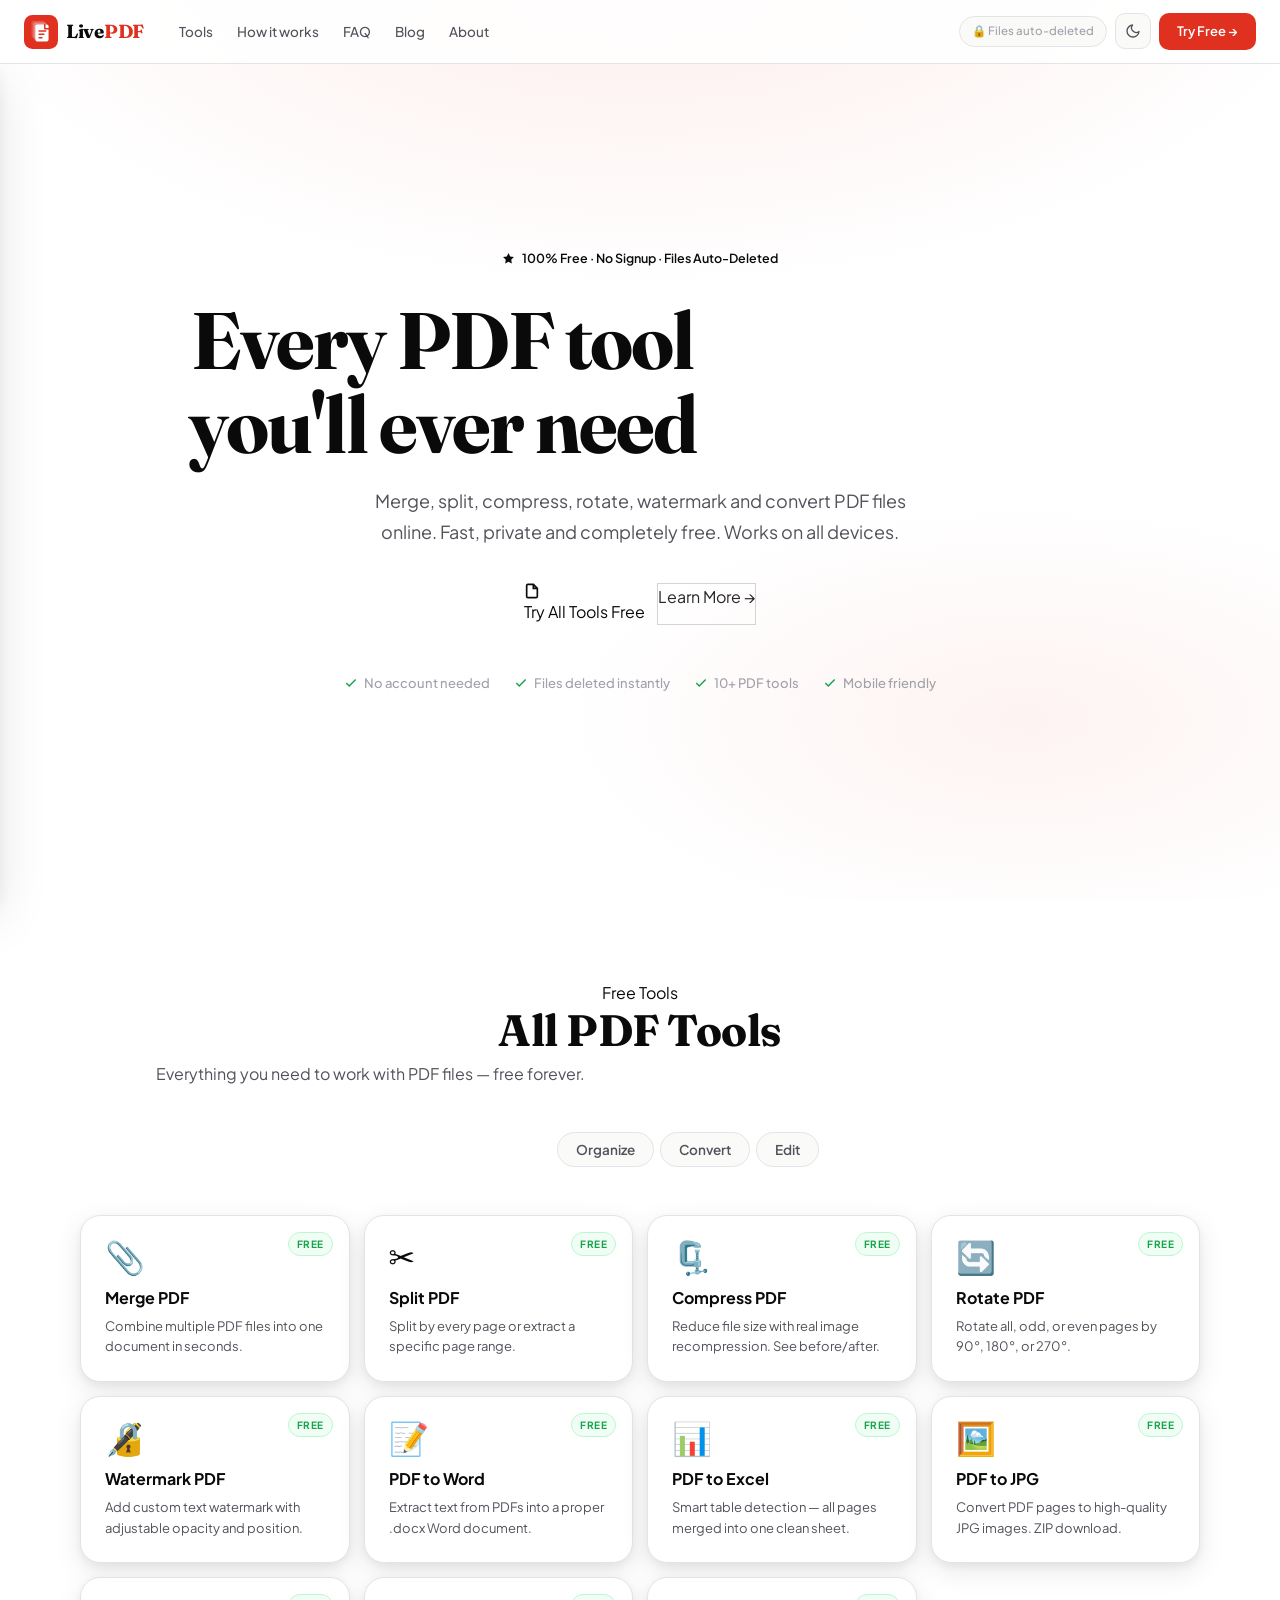
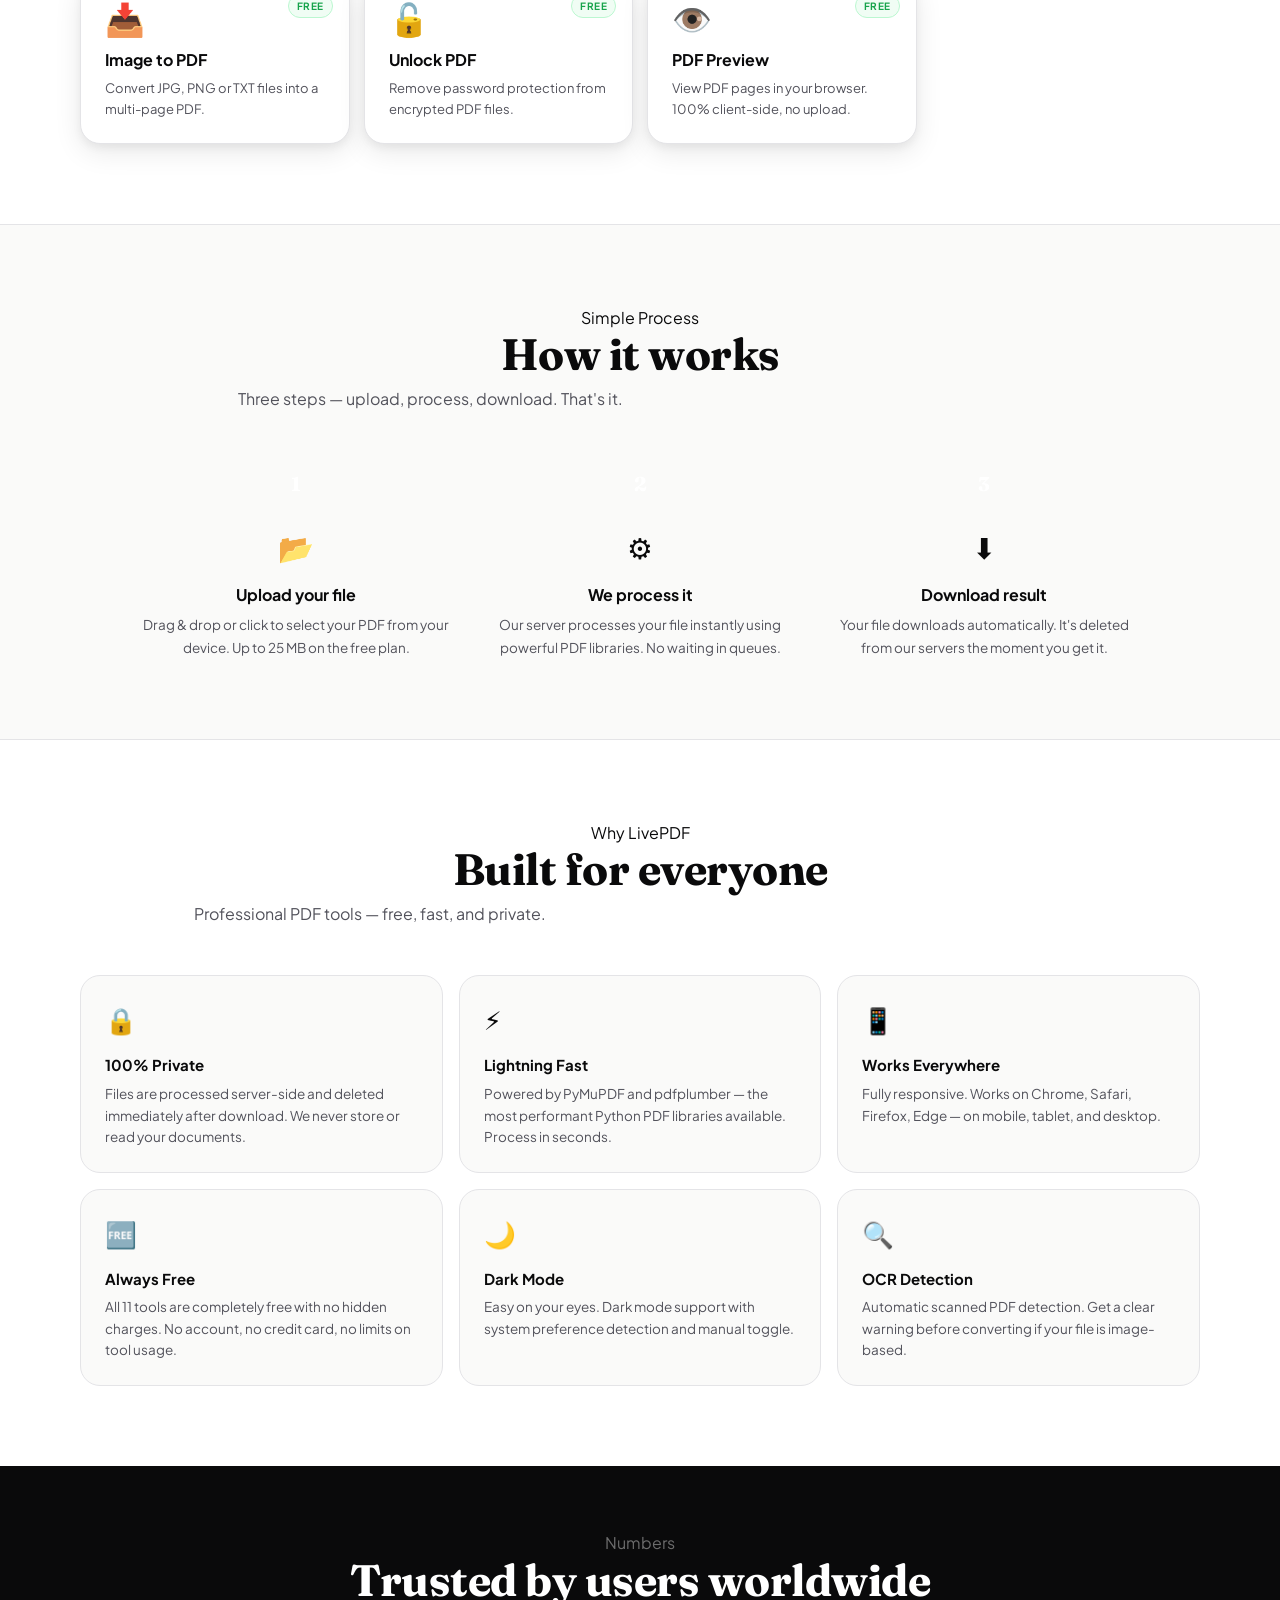
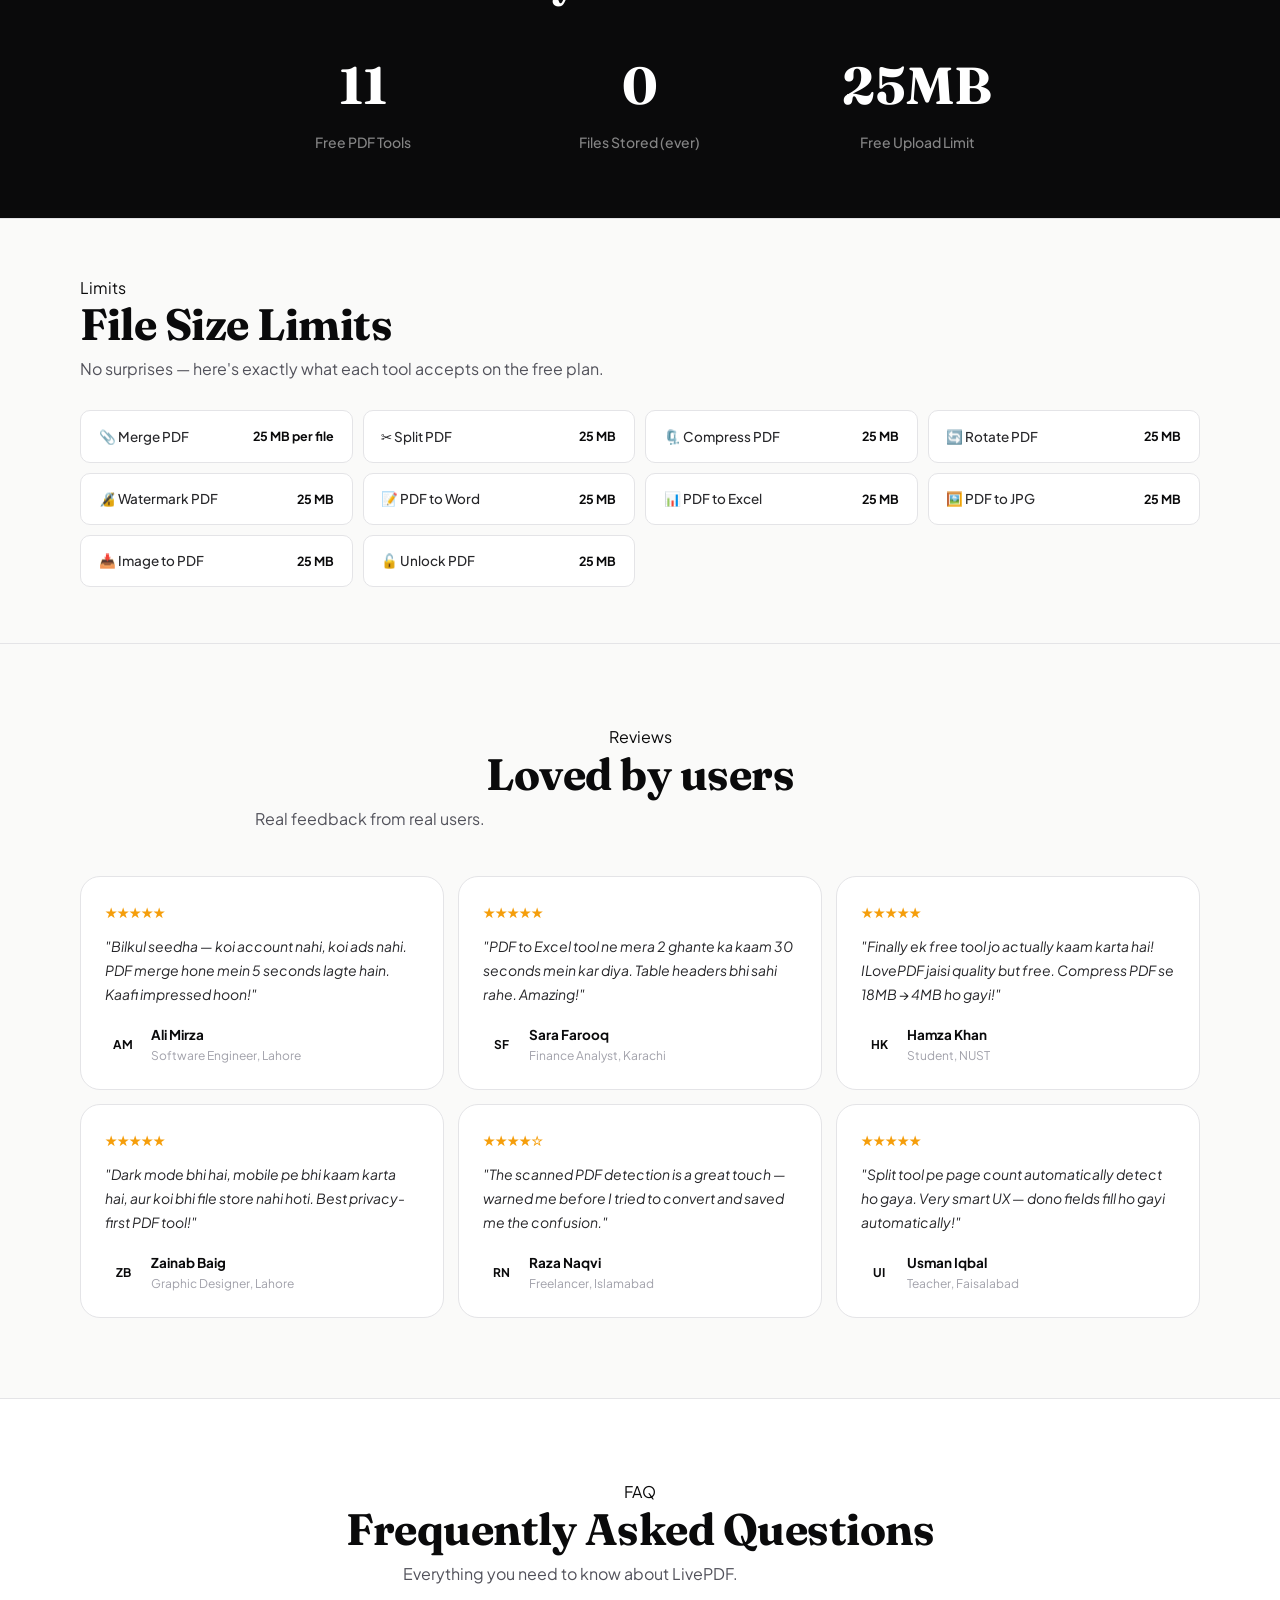
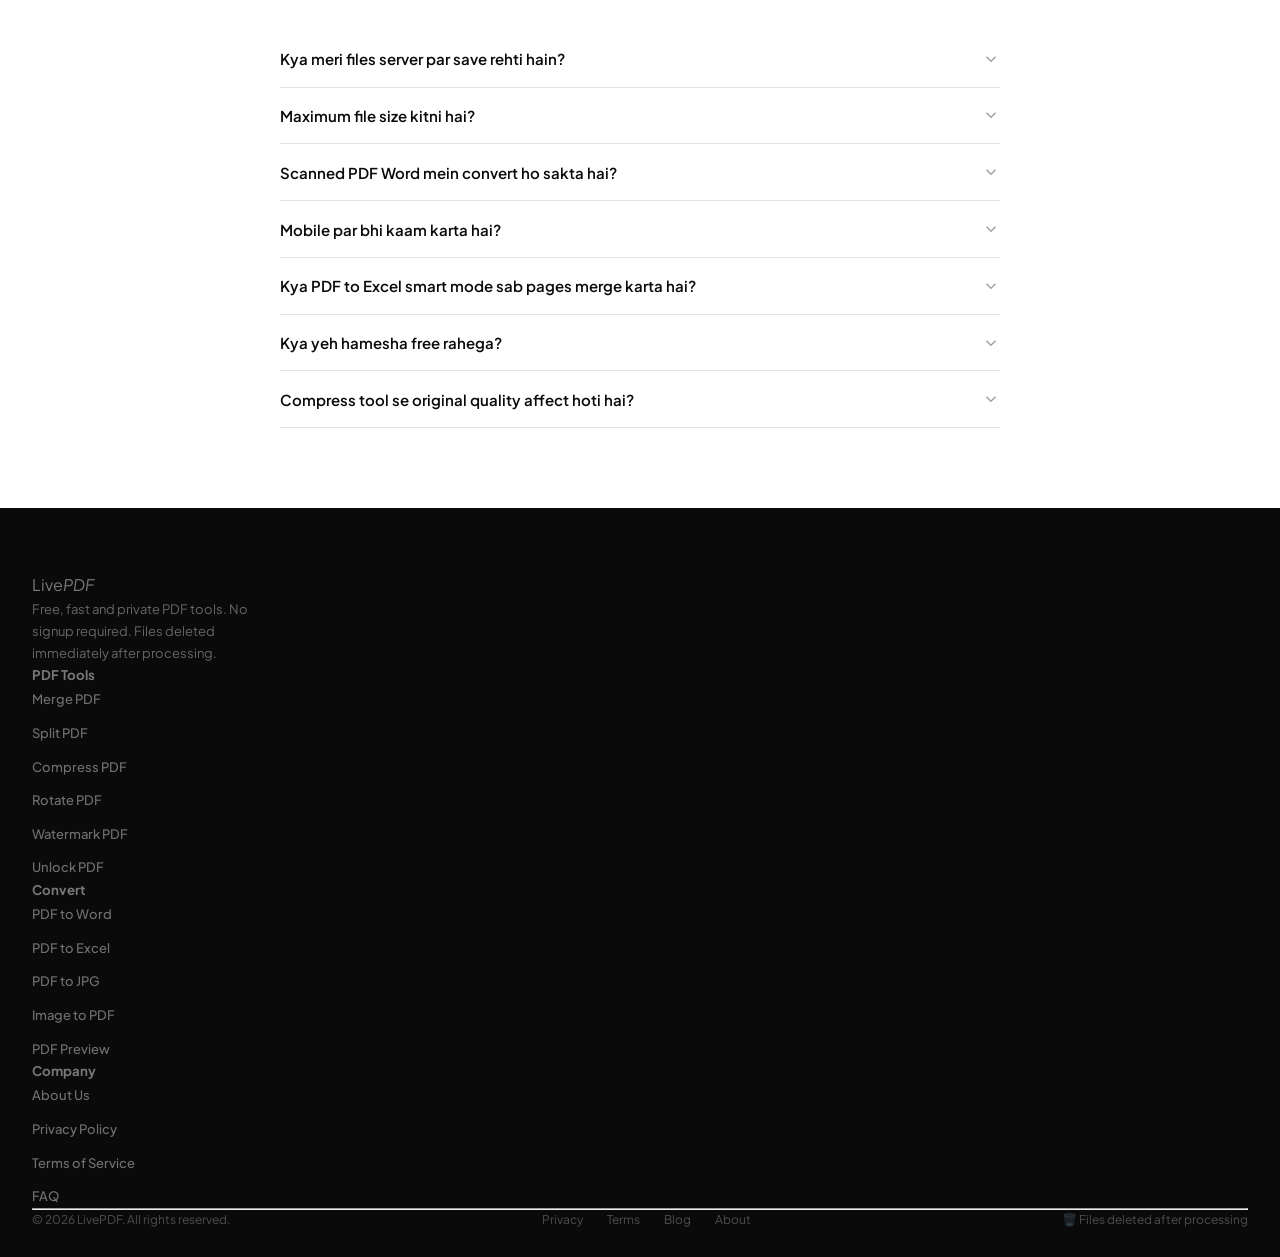
<file: index.html>
<!DOCTYPE html>
<html lang="en">
<head>
<meta charset="UTF-8">
<meta name="viewport" content="width=device-width, initial-scale=1.0">
<title>LivePDF — Free Online PDF Tools | Merge, Split, Compress & Convert</title>
<meta name="description" content="Free PDF tools online — merge, split, compress, rotate, watermark, convert PDF to Word, Excel, JPG and more. No signup required. 100% free, fast and private.">
<meta name="robots" content="index, follow">
<meta name="theme-color" content="#E03020">
<meta property="og:type" content="website">
<meta property="og:title" content="LivePDF — Free Online PDF Tools">
<meta property="og:description" content="Merge, split, compress and convert PDF files online for free. 10+ tools. No account needed.">
<link rel="preconnect" href="https://fonts.googleapis.com">
<link href="https://fonts.googleapis.com/css2?family=Plus+Jakarta+Sans:wght@300;400;500;600;700;800&family=Fraunces:ital,wght@0,700;1,700&display=swap" rel="stylesheet">
<link rel="stylesheet" href="shared.css">
<style>
/* ── Index-only styles ── */
.hero {
  min-height: 100vh;
  display: flex; flex-direction: column; align-items: center; justify-content: center;
  padding: 100px 2rem 4rem;
  text-align: center;
  position: relative; overflow: hidden;
}
.hero-bg {
  position: absolute; inset: 0; z-index: 0;
  background: radial-gradient(ellipse 80% 60% at 50% -10%, rgba(224,48,32,.10) 0%, transparent 70%),
              radial-gradient(ellipse 60% 40% at 80% 80%, rgba(224,48,32,.06) 0%, transparent 60%);
  pointer-events: none;
}
[data-theme="dark"] .hero-bg {
  background: radial-gradient(ellipse 80% 60% at 50% -10%, rgba(224,48,32,.14) 0%, transparent 70%),
              radial-gradient(ellipse 60% 40% at 80% 80%, rgba(224,48,32,.08) 0%, transparent 60%);
}
.hero-tag {
  display: inline-flex; align-items: center; gap: 7px;
  background: var(--red-bg); border: 1px solid var(--red-border);
  color: var(--red); font-size: 12.5px; font-weight: 600;
  padding: 6px 14px; border-radius: 100px; margin-bottom: 1.5rem;
  animation: fadeUp .5s ease both;
}
.hero h1 {
  font-family: var(--font-serif);
  font-size: clamp(38px, 7vw, 80px);
  font-weight: 700; color: var(--ink);
  line-height: 1.05; letter-spacing: -2px;
  margin-bottom: 1.25rem;
  animation: fadeUp .5s .08s ease both;
  max-width: 820px;
}
.hero h1 em { color: var(--red); font-style: normal; }
.hero-sub {
  font-size: clamp(15px, 2vw, 18px); color: var(--ink3); line-height: 1.7;
  max-width: 560px; margin: 0 auto 2.25rem;
  animation: fadeUp .5s .16s ease both;
}
.hero-ctas {
  display: flex; gap: 12px; flex-wrap: wrap; justify-content: center;
  animation: fadeUp .5s .24s ease both; margin-bottom: 3rem;
}
.hero-trust {
  display: flex; gap: 1.5rem; flex-wrap: wrap; justify-content: center;
  animation: fadeUp .5s .32s ease both;
}
.trust-item {
  display: flex; align-items: center; gap: 6px;
  font-size: 13px; color: var(--ink4); font-weight: 500;
}
.trust-item svg { color: var(--green); flex-shrink: 0; }

/* ── Tools section ── */
.tools-section { padding: 5rem 2rem; }
.tools-inner { max-width: 1120px; margin: 0 auto; }
.tools-header { text-align: center; margin-bottom: 3rem; }
.tools-tabs {
  display: flex; gap: 6px; flex-wrap: wrap; justify-content: center; margin-bottom: 2.5rem;
}
.tab-btn {
  background: var(--bg2); border: 1.5px solid var(--border); color: var(--ink3);
  padding: 8px 18px; border-radius: 100px; font-size: 13.5px; font-weight: 600;
  cursor: pointer; font-family: var(--font-sans); transition: var(--transition);
}
.tab-btn:hover { border-color: var(--red-border); color: var(--red); background: var(--red-bg); }
.tab-btn.active { background: var(--red); color: #fff; border-color: var(--red); }

.tools-grid {
  display: grid;
  grid-template-columns: repeat(auto-fill, minmax(240px, 1fr));
  gap: 14px;
}
.tool-card {
  background: var(--bg); border: 1.5px solid var(--border);
  border-radius: var(--radius-lg); padding: 1.5rem;
  text-decoration: none; display: block;
  transition: var(--transition); position: relative; overflow: hidden;
  cursor: pointer;
}
.tool-card::before {
  content: ""; position: absolute; inset: 0;
  background: linear-gradient(135deg, rgba(224,48,32,.04) 0%, transparent 60%);
  opacity: 0; transition: opacity .2s;
}
.tool-card:hover {
  border-color: var(--red-border); transform: translateY(-3px);
  box-shadow: var(--shadow-lg);
}
.tool-card:hover::before { opacity: 1; }
.tc-icon {
  font-size: 2rem; margin-bottom: .85rem; line-height: 1;
  display: block; transition: transform .2s;
}
.tool-card:hover .tc-icon { transform: scale(1.12); }
.tc-title { font-size: 16px; font-weight: 700; color: var(--ink); margin-bottom: .35rem; }
.tc-desc { font-size: 13px; color: var(--ink3); line-height: 1.55; }
.tc-badge {
  position: absolute; top: 1rem; right: 1rem;
  font-size: 10px; font-weight: 700; text-transform: uppercase;
  letter-spacing: .05em; padding: 3px 8px; border-radius: 100px;
}
.tc-badge.free { background: var(--green-bg); color: var(--green); border: 1px solid var(--green-border); }

/* ── How it works ── */
.how-section { padding: 5rem 2rem; background: var(--bg2); border-top: 1px solid var(--border); border-bottom: 1px solid var(--border); }
.how-inner { max-width: 1000px; margin: 0 auto; }
.how-steps {
  display: grid; grid-template-columns: repeat(3, 1fr); gap: 2rem; margin-top: 3rem;
}
.how-step { text-align: center; }
.step-num {
  width: 48px; height: 48px; border-radius: 50%;
  background: var(--red); color: #fff;
  font-family: var(--font-serif); font-size: 20px; font-weight: 700;
  display: flex; align-items: center; justify-content: center;
  margin: 0 auto 1rem;
}
.step-icon { font-size: 1.8rem; margin-bottom: .75rem; }
.step-title { font-size: 16px; font-weight: 700; color: var(--ink); margin-bottom: .4rem; }
.step-desc { font-size: 13.5px; color: var(--ink3); line-height: 1.65; }

/* ── Features ── */
.features-section { padding: 5rem 2rem; }
.features-inner { max-width: 1120px; margin: 0 auto; }
.features-grid {
  display: grid; grid-template-columns: repeat(auto-fill, minmax(280px, 1fr)); gap: 16px; margin-top: 3rem;
}
.feat-card {
  background: var(--bg2); border: 1px solid var(--border);
  border-radius: var(--radius-lg); padding: 1.5rem;
}
.feat-icon { font-size: 1.6rem; margin-bottom: .75rem; }
.feat-title { font-size: 15px; font-weight: 700; color: var(--ink); margin-bottom: .35rem; }
.feat-desc { font-size: 13.5px; color: var(--ink3); line-height: 1.6; }

/* ── Stats ── */
.stats-section {
  padding: 4rem 2rem;
  background: var(--ink); color: #fff;
  text-align: center;
}
[data-theme="dark"] .stats-section { background: #0C0C0E; }
.stats-inner { max-width: 800px; margin: 0 auto; }
.stats-grid { display: grid; grid-template-columns: repeat(3, 1fr); gap: 2rem; margin-top: 2.5rem; }
.stat-num { font-family: var(--font-serif); font-size: clamp(32px, 5vw, 52px); font-weight: 700; color: var(--red); }
.stat-label { font-size: 14px; color: rgba(255,255,255,.5); margin-top: .25rem; font-weight: 500; }

/* ── Testimonials ── */
.testimonials-section { padding: 5rem 2rem; background: var(--bg2); border-top: 1px solid var(--border); border-bottom: 1px solid var(--border); }
.testi-inner { max-width: 1120px; margin: 0 auto; }
.testi-grid { display: grid; grid-template-columns: repeat(auto-fill, minmax(300px, 1fr)); gap: 14px; margin-top: 2.5rem; }
.testi-card {
  background: var(--bg); border: 1.5px solid var(--border);
  border-radius: var(--radius-lg); padding: 1.5rem;
}
.testi-stars { color: #F59E0B; font-size: 14px; margin-bottom: .75rem; }
.testi-text { font-size: 14px; color: var(--ink2); line-height: 1.7; margin-bottom: 1.1rem; font-style: italic; }
.testi-author { display: flex; align-items: center; gap: 10px; }
.testi-avatar {
  width: 36px; height: 36px; border-radius: 50%; flex-shrink: 0;
  background: var(--red-bg); border: 1px solid var(--red-border);
  display: flex; align-items: center; justify-content: center;
  font-size: 12px; font-weight: 700; color: var(--red);
}
.testi-name { font-size: 13.5px; font-weight: 700; color: var(--ink); }
.testi-role { font-size: 12px; color: var(--ink4); }

/* ── FAQ ── */
.faq-section { padding: 5rem 2rem; }
.faq-inner { max-width: 720px; margin: 0 auto; }
.faq-list { margin-top: 2.5rem; display: flex; flex-direction: column; }
.faq-item { border-bottom: 1px solid var(--border); }
.faq-q {
  width: 100%; background: none; border: none; text-align: left;
  padding: 1.15rem 0; font-size: 15px; font-weight: 600; color: var(--ink);
  cursor: pointer; font-family: var(--font-sans);
  display: flex; justify-content: space-between; align-items: center; gap: 1rem;
  transition: color .15s;
}
.faq-q:hover { color: var(--red); }
.faq-chevron { flex-shrink: 0; transition: transform .25s; color: var(--ink4); }
.faq-item.open .faq-chevron { transform: rotate(180deg); color: var(--red); }
.faq-item.open .faq-q { color: var(--red); }
.faq-a {
  font-size: 14px; color: var(--ink3); line-height: 1.75;
  max-height: 0; overflow: hidden; transition: max-height .3s ease, padding .3s ease;
  padding-bottom: 0;
}
.faq-item.open .faq-a { max-height: 300px; padding-bottom: 1.1rem; }

/* ── Limits ── */
.limits-section { padding: 3.5rem 2rem; background: var(--bg2); border-top: 1px solid var(--border); }
.limits-inner { max-width: 1120px; margin: 0 auto; }
.limits-grid { display: grid; grid-template-columns: repeat(auto-fill, minmax(260px, 1fr)); gap: 10px; margin-top: 1.75rem; }
.limit-row {
  background: var(--bg); border: 1px solid var(--border);
  border-radius: var(--radius-sm); padding: .9rem 1.1rem;
  display: flex; justify-content: space-between; align-items: center; gap: 1rem;
}
.limit-name { font-size: 13.5px; color: var(--ink2); font-weight: 500; }
.limit-val { font-size: 12.5px; font-weight: 700; color: var(--red); white-space: nowrap; }

/* ── Responsive ── */
@media (max-width: 760px) {
  .how-steps { grid-template-columns: 1fr; gap: 1.5rem; }
  .stats-grid { grid-template-columns: 1fr; gap: 1.5rem; }
}
@media (max-width: 500px) {
  .hero-ctas { flex-direction: column; align-items: center; }
  .hero-ctas .btn-primary, .hero-ctas .btn-outline { width: 100%; justify-content: center; }
}
</style>
</head>
<body>

<!-- NAV -->
<nav class="nav">
  <a href="index.html" class="nav-logo">
    <svg class="nav-logo-icon" viewBox="0 0 36 36" fill="none"><rect width="36" height="36" rx="9" fill="#E03020"/><rect x="8" y="6" width="14" height="18" rx="2" fill="white" opacity="0.18"/><rect x="10" y="8" width="14" height="18" rx="2" fill="white" opacity="0.3"/><rect x="12" y="10" width="14" height="18" rx="2" fill="white"/><path d="M16 17h7M16 20.5h5M16 24h3" stroke="#E03020" stroke-width="1.6" stroke-linecap="round"/><path d="M22 10v4.5h4.5" stroke="#E03020" stroke-width="1.6" stroke-linecap="round" stroke-linejoin="round"/></svg>
    <span class="nav-logo-name">Live<em>PDF</em></span>
  </a>
  <button class="hamburger" id="menuBtn" onclick="toggleMenu()" aria-label="Menu"><span></span><span></span><span></span></button>
  <div class="nav-center">
    <a href="#tools">Tools</a>
    <a href="#how">How it works</a>
    <a href="#faq">FAQ</a>
    <a href="blog.html">Blog</a>
    <a href="about.html">About</a>
  </div>
  <div class="nav-right">
    <span class="nav-delete-badge">🔒 Files auto-deleted</span>
    <button class="nav-btn-dark" id="darkBtn" onclick="toggleDark()" title="Toggle theme"></button>
    <a href="#tools" class="nav-cta">Try Free →</a>
  </div>
</nav>
<div class="drawer-overlay" id="navOverlay" onclick="toggleMenu()"></div>
<div class="mobile-nav" id="mobileNav">
  <div class="mobile-nav-hdr"><span class="nav-logo-name">Live<em style="color:var(--red)">PDF</em></span></div>
  <a href="merge-pdf.html" onclick="toggleMenu()">📎 Merge PDF</a>
  <a href="split-pdf.html" onclick="toggleMenu()">✂️ Split PDF</a>
  <a href="compress-pdf.html" onclick="toggleMenu()">🗜️ Compress PDF</a>
  <a href="rotate-pdf.html" onclick="toggleMenu()">🔄 Rotate PDF</a>
  <a href="watermark-pdf.html" onclick="toggleMenu()">🔏 Watermark PDF</a>
  <a href="pdf-to-word.html" onclick="toggleMenu()">📝 PDF to Word</a>
  <a href="pdf-to-excel.html" onclick="toggleMenu()">📊 PDF to Excel</a>
  <a href="pdf-to-jpg.html" onclick="toggleMenu()">🖼️ PDF to JPG</a>
  <a href="jpg-to-pdf.html" onclick="toggleMenu()">📥 Image to PDF</a>
  <a href="unlock-pdf.html" onclick="toggleMenu()">🔓 Unlock PDF</a>
  <a href="pdf-preview.html" onclick="toggleMenu()">👁️ PDF Preview</a>
  <a href="about.html" onclick="toggleMenu()">ℹ️ About</a>
  <a href="#tools" onclick="toggleMenu()" class="mobile-nav-cta">All Tools →</a>
</div>

<!-- HERO -->
<section class="hero">
  <div class="hero-bg"></div>
  <div style="position:relative;z-index:1;width:100%">
    <div class="hero-tag">
      <svg width="13" height="13" viewBox="0 0 24 24" fill="currentColor"><path d="M12 2l3.09 6.26L22 9.27l-5 4.87 1.18 6.88L12 17.77l-6.18 3.25L7 14.14 2 9.27l6.91-1.01L12 2z"/></svg>
      100% Free · No Signup · Files Auto-Deleted
    </div>
    <h1>Every PDF tool<br>you'll ever <em>need</em></h1>
    <p class="hero-sub">Merge, split, compress, rotate, watermark and convert PDF files online. Fast, private and completely free. Works on all devices.</p>
    <div class="hero-ctas">
      <a href="#tools" class="btn-primary">
        <svg width="16" height="16" viewBox="0 0 24 24" fill="none" stroke="currentColor" stroke-width="2.5"><path d="M14 2H6a2 2 0 0 0-2 2v16a2 2 0 0 0 2 2h12a2 2 0 0 0 2-2V8z"/><polyline points="14 2 14 8 20 8"/></svg>
        Try All Tools Free
      </a>
      <a href="about.html" class="btn-outline">Learn More →</a>
    </div>
    <div class="hero-trust">
      <div class="trust-item">
        <svg width="14" height="14" viewBox="0 0 24 24" fill="none" stroke="currentColor" stroke-width="2.5"><polyline points="20 6 9 17 4 12"/></svg>
        No account needed
      </div>
      <div class="trust-item">
        <svg width="14" height="14" viewBox="0 0 24 24" fill="none" stroke="currentColor" stroke-width="2.5"><polyline points="20 6 9 17 4 12"/></svg>
        Files deleted instantly
      </div>
      <div class="trust-item">
        <svg width="14" height="14" viewBox="0 0 24 24" fill="none" stroke="currentColor" stroke-width="2.5"><polyline points="20 6 9 17 4 12"/></svg>
        10+ PDF tools
      </div>
      <div class="trust-item">
        <svg width="14" height="14" viewBox="0 0 24 24" fill="none" stroke="currentColor" stroke-width="2.5"><polyline points="20 6 9 17 4 12"/></svg>
        Mobile friendly
      </div>
    </div>
  </div>
</section>

<!-- TOOLS SECTION -->
<section class="tools-section" id="tools">
  <div class="tools-inner">
    <div class="tools-header">
      <div class="section-eye">Free Tools</div>
      <h2 class="section-title">All PDF Tools</h2>
      <p class="section-sub">Everything you need to work with PDF files — free forever.</p>
      <div class="tools-tabs">
        <button class="tab-btn active" onclick="filterTools('all',this)">All Tools</button>
        <button class="tab-btn" onclick="filterTools('organize',this)">Organize</button>
        <button class="tab-btn" onclick="filterTools('convert',this)">Convert</button>
        <button class="tab-btn" onclick="filterTools('edit',this)">Edit</button>
      </div>
    </div>
    <div class="tools-grid" id="toolsGrid">

      <a href="merge-pdf.html" class="tool-card" data-cat="organize">
        <span class="tc-icon">📎</span>
        <span class="tc-badge free">Free</span>
        <div class="tc-title">Merge PDF</div>
        <div class="tc-desc">Combine multiple PDF files into one document in seconds.</div>
      </a>

      <a href="split-pdf.html" class="tool-card" data-cat="organize">
        <span class="tc-icon">✂️</span>
        <span class="tc-badge free">Free</span>
        <div class="tc-title">Split PDF</div>
        <div class="tc-desc">Split by every page or extract a specific page range.</div>
      </a>

      <a href="compress-pdf.html" class="tool-card" data-cat="edit">
        <span class="tc-icon">🗜️</span>
        <span class="tc-badge free">Free</span>
        <div class="tc-title">Compress PDF</div>
        <div class="tc-desc">Reduce file size with real image recompression. See before/after.</div>
      </a>

      <a href="rotate-pdf.html" class="tool-card" data-cat="edit">
        <span class="tc-icon">🔄</span>
        <span class="tc-badge free">Free</span>
        <div class="tc-title">Rotate PDF</div>
        <div class="tc-desc">Rotate all, odd, or even pages by 90°, 180°, or 270°.</div>
      </a>

      <a href="watermark-pdf.html" class="tool-card" data-cat="edit">
        <span class="tc-icon">🔏</span>
        <span class="tc-badge free">Free</span>
        <div class="tc-title">Watermark PDF</div>
        <div class="tc-desc">Add custom text watermark with adjustable opacity and position.</div>
      </a>

      <a href="pdf-to-word.html" class="tool-card" data-cat="convert">
        <span class="tc-icon">📝</span>
        <span class="tc-badge free">Free</span>
        <div class="tc-title">PDF to Word</div>
        <div class="tc-desc">Extract text from PDFs into a proper .docx Word document.</div>
      </a>

      <a href="pdf-to-excel.html" class="tool-card" data-cat="convert">
        <span class="tc-icon">📊</span>
        <span class="tc-badge free">Free</span>
        <div class="tc-title">PDF to Excel</div>
        <div class="tc-desc">Smart table detection — all pages merged into one clean sheet.</div>
      </a>

      <a href="pdf-to-jpg.html" class="tool-card" data-cat="convert">
        <span class="tc-icon">🖼️</span>
        <span class="tc-badge free">Free</span>
        <div class="tc-title">PDF to JPG</div>
        <div class="tc-desc">Convert PDF pages to high-quality JPG images. ZIP download.</div>
      </a>

      <a href="jpg-to-pdf.html" class="tool-card" data-cat="convert">
        <span class="tc-icon">📥</span>
        <span class="tc-badge free">Free</span>
        <div class="tc-title">Image to PDF</div>
        <div class="tc-desc">Convert JPG, PNG or TXT files into a multi-page PDF.</div>
      </a>

      <a href="unlock-pdf.html" class="tool-card" data-cat="edit">
        <span class="tc-icon">🔓</span>
        <span class="tc-badge free">Free</span>
        <div class="tc-title">Unlock PDF</div>
        <div class="tc-desc">Remove password protection from encrypted PDF files.</div>
      </a>

      <a href="pdf-preview.html" class="tool-card" data-cat="organize">
        <span class="tc-icon">👁️</span>
        <span class="tc-badge free">Free</span>
        <div class="tc-title">PDF Preview</div>
        <div class="tc-desc">View PDF pages in your browser. 100% client-side, no upload.</div>
      </a>

    </div>
  </div>
</section>

<!-- HOW IT WORKS -->
<section class="how-section" id="how">
  <div class="how-inner">
    <div style="text-align:center">
      <div class="section-eye">Simple Process</div>
      <h2 class="section-title">How it works</h2>
      <p class="section-sub">Three steps — upload, process, download. That's it.</p>
    </div>
    <div class="how-steps">
      <div class="how-step">
        <div class="step-num">1</div>
        <div class="step-icon">📂</div>
        <div class="step-title">Upload your file</div>
        <div class="step-desc">Drag & drop or click to select your PDF from your device. Up to 25 MB on the free plan.</div>
      </div>
      <div class="how-step">
        <div class="step-num">2</div>
        <div class="step-icon">⚙️</div>
        <div class="step-title">We process it</div>
        <div class="step-desc">Our server processes your file instantly using powerful PDF libraries. No waiting in queues.</div>
      </div>
      <div class="how-step">
        <div class="step-num">3</div>
        <div class="step-icon">⬇️</div>
        <div class="step-title">Download result</div>
        <div class="step-desc">Your file downloads automatically. It's deleted from our servers the moment you get it.</div>
      </div>
    </div>
  </div>
</section>

<!-- FEATURES -->
<section class="features-section" id="features">
  <div class="features-inner">
    <div style="text-align:center">
      <div class="section-eye">Why LivePDF</div>
      <h2 class="section-title">Built for everyone</h2>
      <p class="section-sub">Professional PDF tools — free, fast, and private.</p>
    </div>
    <div class="features-grid">
      <div class="feat-card">
        <div class="feat-icon">🔒</div>
        <div class="feat-title">100% Private</div>
        <div class="feat-desc">Files are processed server-side and deleted immediately after download. We never store or read your documents.</div>
      </div>
      <div class="feat-card">
        <div class="feat-icon">⚡</div>
        <div class="feat-title">Lightning Fast</div>
        <div class="feat-desc">Powered by PyMuPDF and pdfplumber — the most performant Python PDF libraries available. Process in seconds.</div>
      </div>
      <div class="feat-card">
        <div class="feat-icon">📱</div>
        <div class="feat-title">Works Everywhere</div>
        <div class="feat-desc">Fully responsive. Works on Chrome, Safari, Firefox, Edge — on mobile, tablet, and desktop.</div>
      </div>
      <div class="feat-card">
        <div class="feat-icon">🆓</div>
        <div class="feat-title">Always Free</div>
        <div class="feat-desc">All 11 tools are completely free with no hidden charges. No account, no credit card, no limits on tool usage.</div>
      </div>
      <div class="feat-card">
        <div class="feat-icon">🌙</div>
        <div class="feat-title">Dark Mode</div>
        <div class="feat-desc">Easy on your eyes. Dark mode support with system preference detection and manual toggle.</div>
      </div>
      <div class="feat-card">
        <div class="feat-icon">🔍</div>
        <div class="feat-title">OCR Detection</div>
        <div class="feat-desc">Automatic scanned PDF detection. Get a clear warning before converting if your file is image-based.</div>
      </div>
    </div>
  </div>
</section>

<!-- STATS -->
<section class="stats-section">
  <div class="stats-inner">
    <div class="section-eye" style="color:rgba(255,255,255,.4)">Numbers</div>
    <h2 class="section-title" style="color:#fff;margin-bottom:.3rem">Trusted by users worldwide</h2>
    <div class="stats-grid">
      <div><div class="stat-num">11</div><div class="stat-label">Free PDF Tools</div></div>
      <div><div class="stat-num">0</div><div class="stat-label">Files Stored (ever)</div></div>
      <div><div class="stat-num">25MB</div><div class="stat-label">Free Upload Limit</div></div>
    </div>
  </div>
</section>

<!-- FILE SIZE LIMITS -->
<section class="limits-section">
  <div class="limits-inner">
    <div class="section-eye">Limits</div>
    <h2 class="section-title">File Size Limits</h2>
    <p class="section-sub" style="margin-bottom:0">No surprises — here's exactly what each tool accepts on the free plan.</p>
    <div class="limits-grid">
      <div class="limit-row"><span class="limit-name">📎 Merge PDF</span><span class="limit-val">25 MB per file</span></div>
      <div class="limit-row"><span class="limit-name">✂️ Split PDF</span><span class="limit-val">25 MB</span></div>
      <div class="limit-row"><span class="limit-name">🗜️ Compress PDF</span><span class="limit-val">25 MB</span></div>
      <div class="limit-row"><span class="limit-name">🔄 Rotate PDF</span><span class="limit-val">25 MB</span></div>
      <div class="limit-row"><span class="limit-name">🔏 Watermark PDF</span><span class="limit-val">25 MB</span></div>
      <div class="limit-row"><span class="limit-name">📝 PDF to Word</span><span class="limit-val">25 MB</span></div>
      <div class="limit-row"><span class="limit-name">📊 PDF to Excel</span><span class="limit-val">25 MB</span></div>
      <div class="limit-row"><span class="limit-name">🖼️ PDF to JPG</span><span class="limit-val">25 MB</span></div>
      <div class="limit-row"><span class="limit-name">📥 Image to PDF</span><span class="limit-val">25 MB</span></div>
      <div class="limit-row"><span class="limit-name">🔓 Unlock PDF</span><span class="limit-val">25 MB</span></div>
    </div>
  </div>
</section>

<!-- TESTIMONIALS -->
<section class="testimonials-section" id="reviews">
  <div class="testi-inner">
    <div style="text-align:center">
      <div class="section-eye">Reviews</div>
      <h2 class="section-title">Loved by users</h2>
      <p class="section-sub">Real feedback from real users.</p>
    </div>
    <div class="testi-grid">
      <div class="testi-card">
        <div class="testi-stars">★★★★★</div>
        <p class="testi-text">"Bilkul seedha — koi account nahi, koi ads nahi. PDF merge hone mein 5 seconds lagte hain. Kaafi impressed hoon!"</p>
        <div class="testi-author">
          <div class="testi-avatar">AM</div>
          <div><div class="testi-name">Ali Mirza</div><div class="testi-role">Software Engineer, Lahore</div></div>
        </div>
      </div>
      <div class="testi-card">
        <div class="testi-stars">★★★★★</div>
        <p class="testi-text">"PDF to Excel tool ne mera 2 ghante ka kaam 30 seconds mein kar diya. Table headers bhi sahi rahe. Amazing!"</p>
        <div class="testi-author">
          <div class="testi-avatar">SF</div>
          <div><div class="testi-name">Sara Farooq</div><div class="testi-role">Finance Analyst, Karachi</div></div>
        </div>
      </div>
      <div class="testi-card">
        <div class="testi-stars">★★★★★</div>
        <p class="testi-text">"Finally ek free tool jo actually kaam karta hai! ILovePDF jaisi quality but free. Compress PDF se 18MB → 4MB ho gayi!"</p>
        <div class="testi-author">
          <div class="testi-avatar">HK</div>
          <div><div class="testi-name">Hamza Khan</div><div class="testi-role">Student, NUST</div></div>
        </div>
      </div>
      <div class="testi-card">
        <div class="testi-stars">★★★★★</div>
        <p class="testi-text">"Dark mode bhi hai, mobile pe bhi kaam karta hai, aur koi bhi file store nahi hoti. Best privacy-first PDF tool!"</p>
        <div class="testi-author">
          <div class="testi-avatar">ZB</div>
          <div><div class="testi-name">Zainab Baig</div><div class="testi-role">Graphic Designer, Lahore</div></div>
        </div>
      </div>
      <div class="testi-card">
        <div class="testi-stars">★★★★☆</div>
        <p class="testi-text">"The scanned PDF detection is a great touch — warned me before I tried to convert and saved me the confusion."</p>
        <div class="testi-author">
          <div class="testi-avatar">RN</div>
          <div><div class="testi-name">Raza Naqvi</div><div class="testi-role">Freelancer, Islamabad</div></div>
        </div>
      </div>
      <div class="testi-card">
        <div class="testi-stars">★★★★★</div>
        <p class="testi-text">"Split tool pe page count automatically detect ho gaya. Very smart UX — dono fields fill ho gayi automatically!"</p>
        <div class="testi-author">
          <div class="testi-avatar">UI</div>
          <div><div class="testi-name">Usman Iqbal</div><div class="testi-role">Teacher, Faisalabad</div></div>
        </div>
      </div>
    </div>
  </div>
</section>

<!-- FAQ -->
<section class="faq-section" id="faq">
  <div class="faq-inner">
    <div style="text-align:center">
      <div class="section-eye">FAQ</div>
      <h2 class="section-title">Frequently Asked Questions</h2>
      <p class="section-sub">Everything you need to know about LivePDF.</p>
    </div>
    <div class="faq-list">
      <div class="faq-item">
        <button class="faq-q" onclick="toggleFaq(this)">
          Kya meri files server par save rehti hain?
          <svg class="faq-chevron" width="18" height="18" viewBox="0 0 24 24" fill="none" stroke="currentColor" stroke-width="2"><polyline points="6 9 12 15 18 9"/></svg>
        </button>
        <div class="faq-a">Nahi. Tumhari file process hone ke baad automatically delete ho jaati hai. Hum koi bhi file permanently store nahi karte — processing ke liye sirf temporary memory use hoti hai.</div>
      </div>
      <div class="faq-item">
        <button class="faq-q" onclick="toggleFaq(this)">
          Maximum file size kitni hai?
          <svg class="faq-chevron" width="18" height="18" viewBox="0 0 24 24" fill="none" stroke="currentColor" stroke-width="2"><polyline points="6 9 12 15 18 9"/></svg>
        </button>
        <div class="faq-a">Free plan pe 25 MB per file. Yeh limit almost sab use-cases ke liye kaafi hai. Agar bari files process karni hain toh Premium plan mein 200 MB tak support hoga.</div>
      </div>
      <div class="faq-item">
        <button class="faq-q" onclick="toggleFaq(this)">
          Scanned PDF Word mein convert ho sakta hai?
          <svg class="faq-chevron" width="18" height="18" viewBox="0 0 24 24" fill="none" stroke="currentColor" stroke-width="2"><polyline points="6 9 12 15 18 9"/></svg>
        </button>
        <div class="faq-a">Abhi nahi — PDF to Word tool sirf digitally-created PDFs ke liye kaam karta hai. Hum automatically detect karte hain agar PDF scanned hai aur aapko warning dete hain. OCR feature jaldi aa raha hai.</div>
      </div>
      <div class="faq-item">
        <button class="faq-q" onclick="toggleFaq(this)">
          Mobile par bhi kaam karta hai?
          <svg class="faq-chevron" width="18" height="18" viewBox="0 0 24 24" fill="none" stroke="currentColor" stroke-width="2"><polyline points="6 9 12 15 18 9"/></svg>
        </button>
        <div class="faq-a">Haan! Chrome, Firefox, Safari aur Edge — sab browsers aur sab devices (mobile, tablet, desktop) par fully responsive kaam karta hai.</div>
      </div>
      <div class="faq-item">
        <button class="faq-q" onclick="toggleFaq(this)">
          Kya PDF to Excel smart mode sab pages merge karta hai?
          <svg class="faq-chevron" width="18" height="18" viewBox="0 0 24 24" fill="none" stroke="currentColor" stroke-width="2"><polyline points="6 9 12 15 18 9"/></svg>
        </button>
        <div class="faq-a">Haan! Smart mode sab pages ki tables ko ek hi Excel sheet mein merge karta hai consistent columns ke saath. Har page alag sheet mein nahi jaata — yeh biggest improvement hai ILovePDF se.</div>
      </div>
      <div class="faq-item">
        <button class="faq-q" onclick="toggleFaq(this)">
          Kya yeh hamesha free rahega?
          <svg class="faq-chevron" width="18" height="18" viewBox="0 0 24 24" fill="none" stroke="currentColor" stroke-width="2"><polyline points="6 9 12 15 18 9"/></svg>
        </button>
        <div class="faq-a">Haan. Saare 11 tools bilkul free hain. Koi hidden charges nahi, koi premium plan pressure nahi, koi file size trick nahi. 100% free forever.</div>
      </div>
      <div class="faq-item">
        <button class="faq-q" onclick="toggleFaq(this)">
          Compress tool se original quality affect hoti hai?
          <svg class="faq-chevron" width="18" height="18" viewBox="0 0 24 24" fill="none" stroke="currentColor" stroke-width="2"><polyline points="6 9 12 15 18 9"/></svg>
        </button>
        <div class="faq-a">Compression mainly embedded images ko recompress karta hai. Low setting 85% JPEG quality use karti hai jo visually lossless hai. Text, vector graphics, aur fonts compress nahi hote — sirf images compress hoti hain.</div>
      </div>
    </div>
  </div>
</section>

<!-- FOOTER -->
<footer>
  <div class="footer-top">
    <div class="footer-brand">
      <div class="footer-brand-name">Live<em>PDF</em></div>
      <p>Free, fast and private PDF tools. No signup required. Files deleted immediately after processing.</p>
    </div>
    <div class="footer-col"><h5>PDF Tools</h5><ul>
      <li><a href="merge-pdf.html">Merge PDF</a></li>
      <li><a href="split-pdf.html">Split PDF</a></li>
      <li><a href="compress-pdf.html">Compress PDF</a></li>
      <li><a href="rotate-pdf.html">Rotate PDF</a></li>
      <li><a href="watermark-pdf.html">Watermark PDF</a></li>
      <li><a href="unlock-pdf.html">Unlock PDF</a></li>
    </ul></div>
    <div class="footer-col"><h5>Convert</h5><ul>
      <li><a href="pdf-to-word.html">PDF to Word</a></li>
      <li><a href="pdf-to-excel.html">PDF to Excel</a></li>
      <li><a href="pdf-to-jpg.html">PDF to JPG</a></li>
      <li><a href="jpg-to-pdf.html">Image to PDF</a></li>
      <li><a href="pdf-preview.html">PDF Preview</a></li>
    </ul></div>
    <div class="footer-col"><h5>Company</h5><ul>
      <li><a href="about.html">About Us</a></li>
      <li><a href="about.html#privacy">Privacy Policy</a></li>
      <li><a href="about.html#terms">Terms of Service</a></li>
      <li><a href="#faq">FAQ</a></li>
    </ul></div>
  </div>
  <hr class="footer-divider">
  <div class="footer-bottom">
    <span>© 2026 LivePDF. All rights reserved.</span>
    <div class="footer-bottom-links">
      <a href="about.html#privacy">Privacy</a>
      <a href="about.html#terms">Terms</a>
      <a href="blog.html">Blog</a>
    <a href="about.html">About</a>
    </div>
    <span>🗑️ Files deleted after processing</span>
  </div>
</footer>

<script src="config.js"></script>
<script src="config.js"></script>
<script src="shared.js"></script>
<script>
// Tab filter
function filterTools(cat, btn) {
  document.querySelectorAll(".tab-btn").forEach(b => b.classList.remove("active"));
  btn.classList.add("active");
  document.querySelectorAll(".tool-card").forEach(card => {
    const show = cat === "all" || card.dataset.cat === cat;
    card.style.display = show ? "block" : "none";
  });
}
// FAQ accordion
function toggleFaq(btn) {
  const item = btn.closest(".faq-item");
  const wasOpen = item.classList.contains("open");
  document.querySelectorAll(".faq-item.open").forEach(i => i.classList.remove("open"));
  if (!wasOpen) item.classList.add("open");
}
</script>
<style>#vercel-live-feedback,.__vercel_toolbar,vercel-live-feedback{display:none!important;opacity:0!important;pointer-events:none!important}</style>
<style>#vercel-live-feedback,.__vercel_toolbar,vercel-live-feedback{display:none!important;opacity:0!important;pointer-events:none!important}</style>
</body>
</html>
</file>
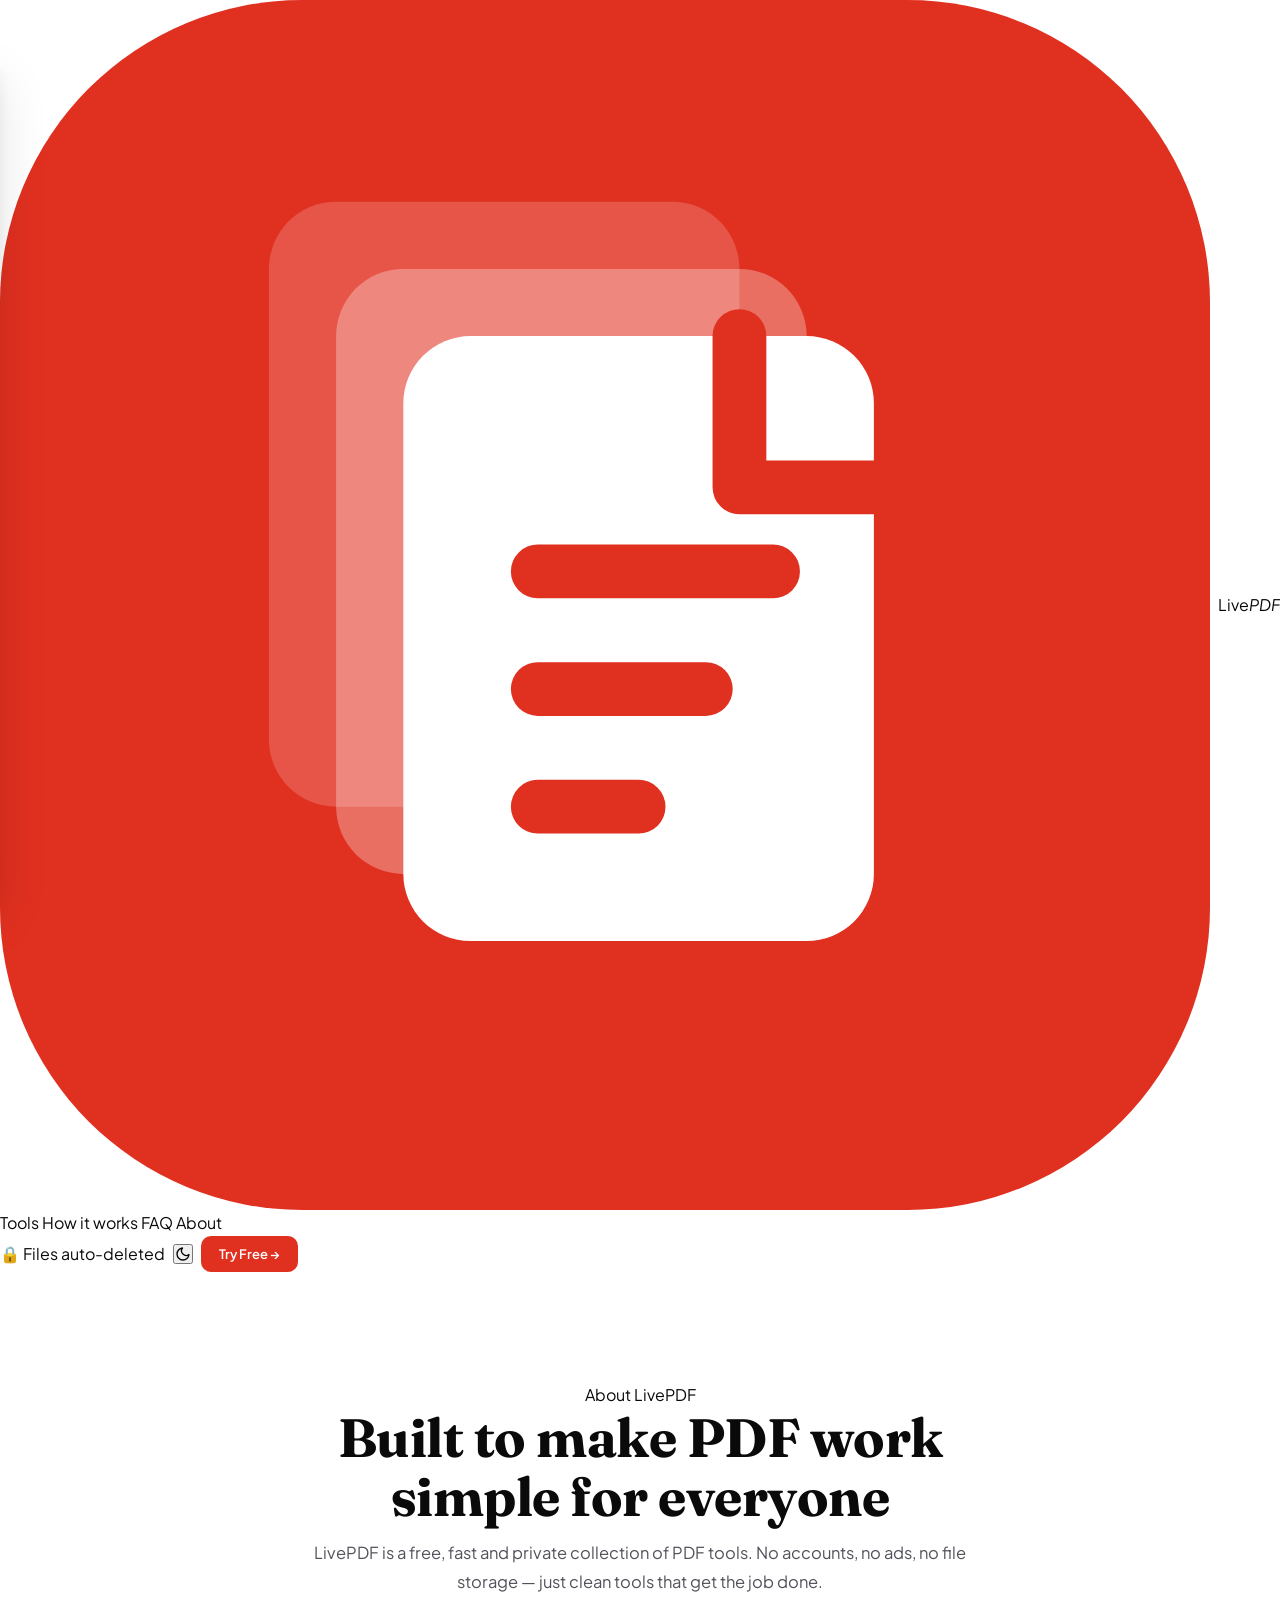
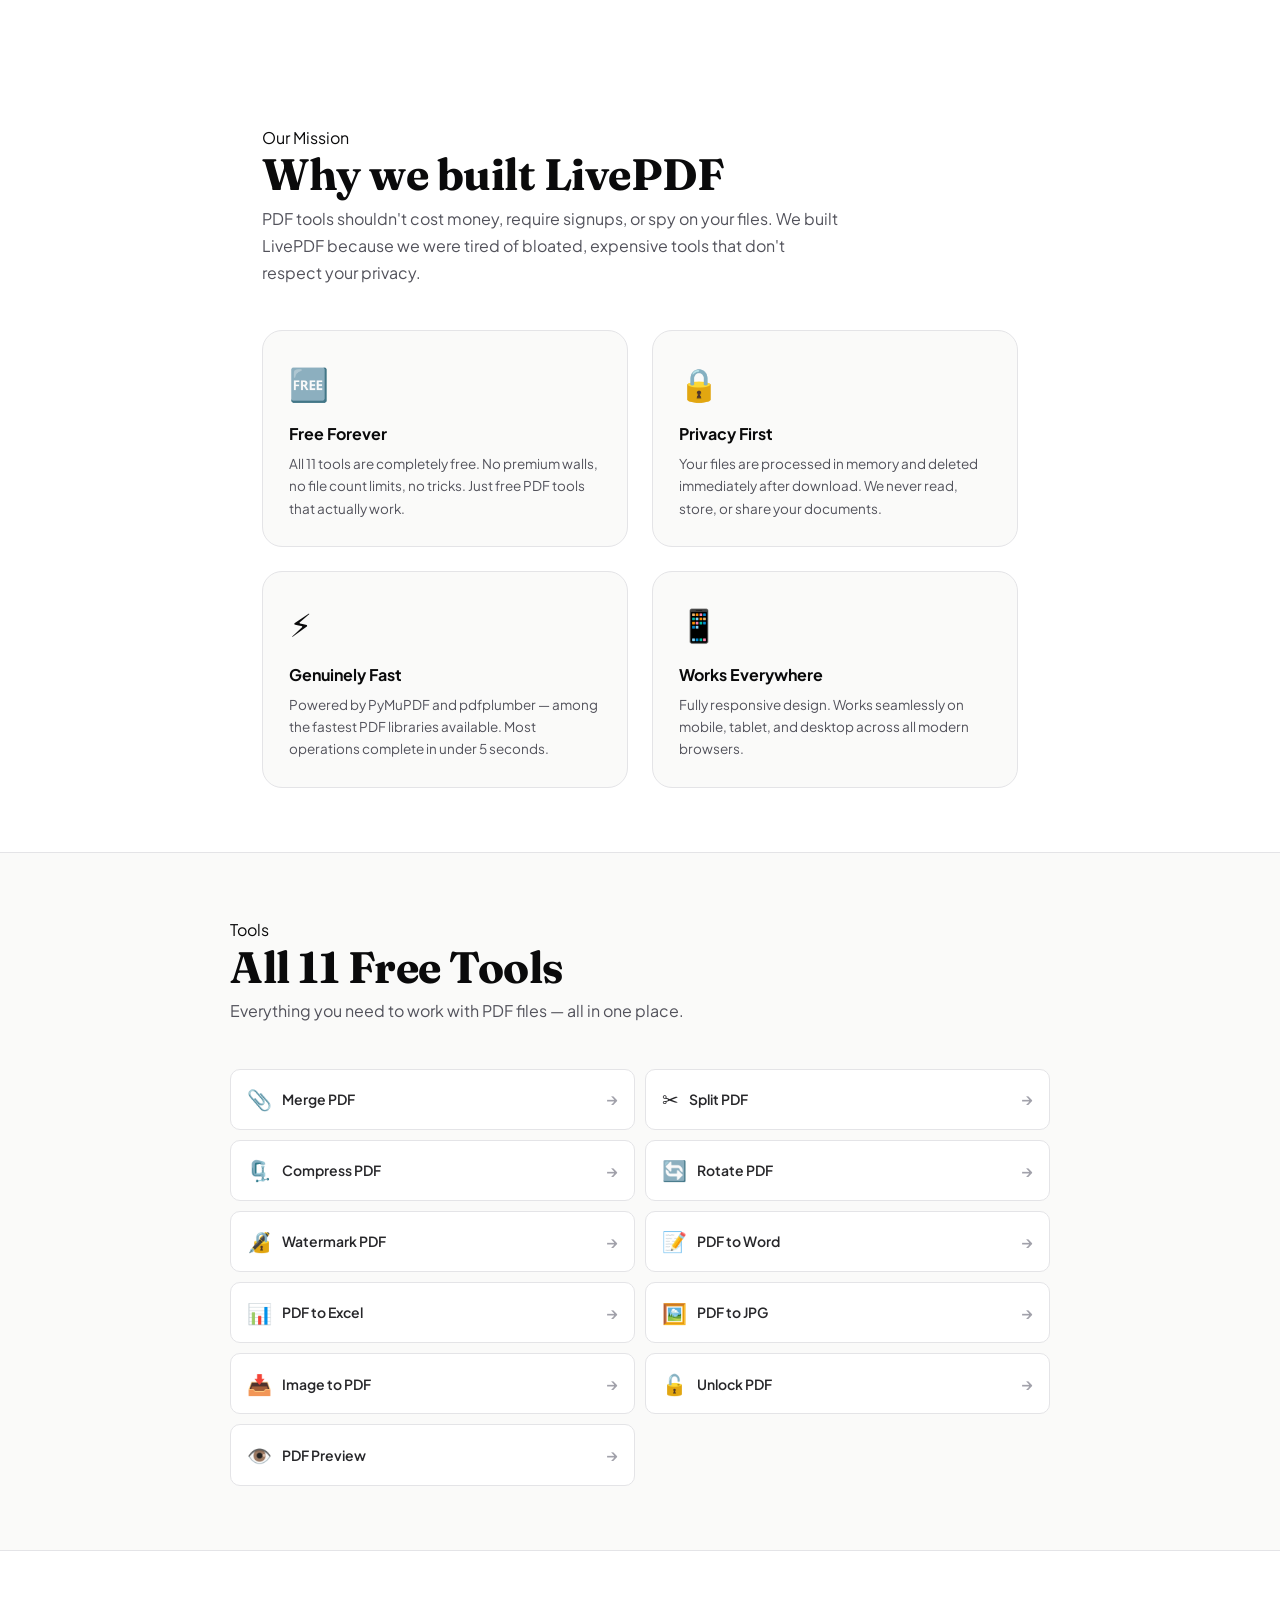
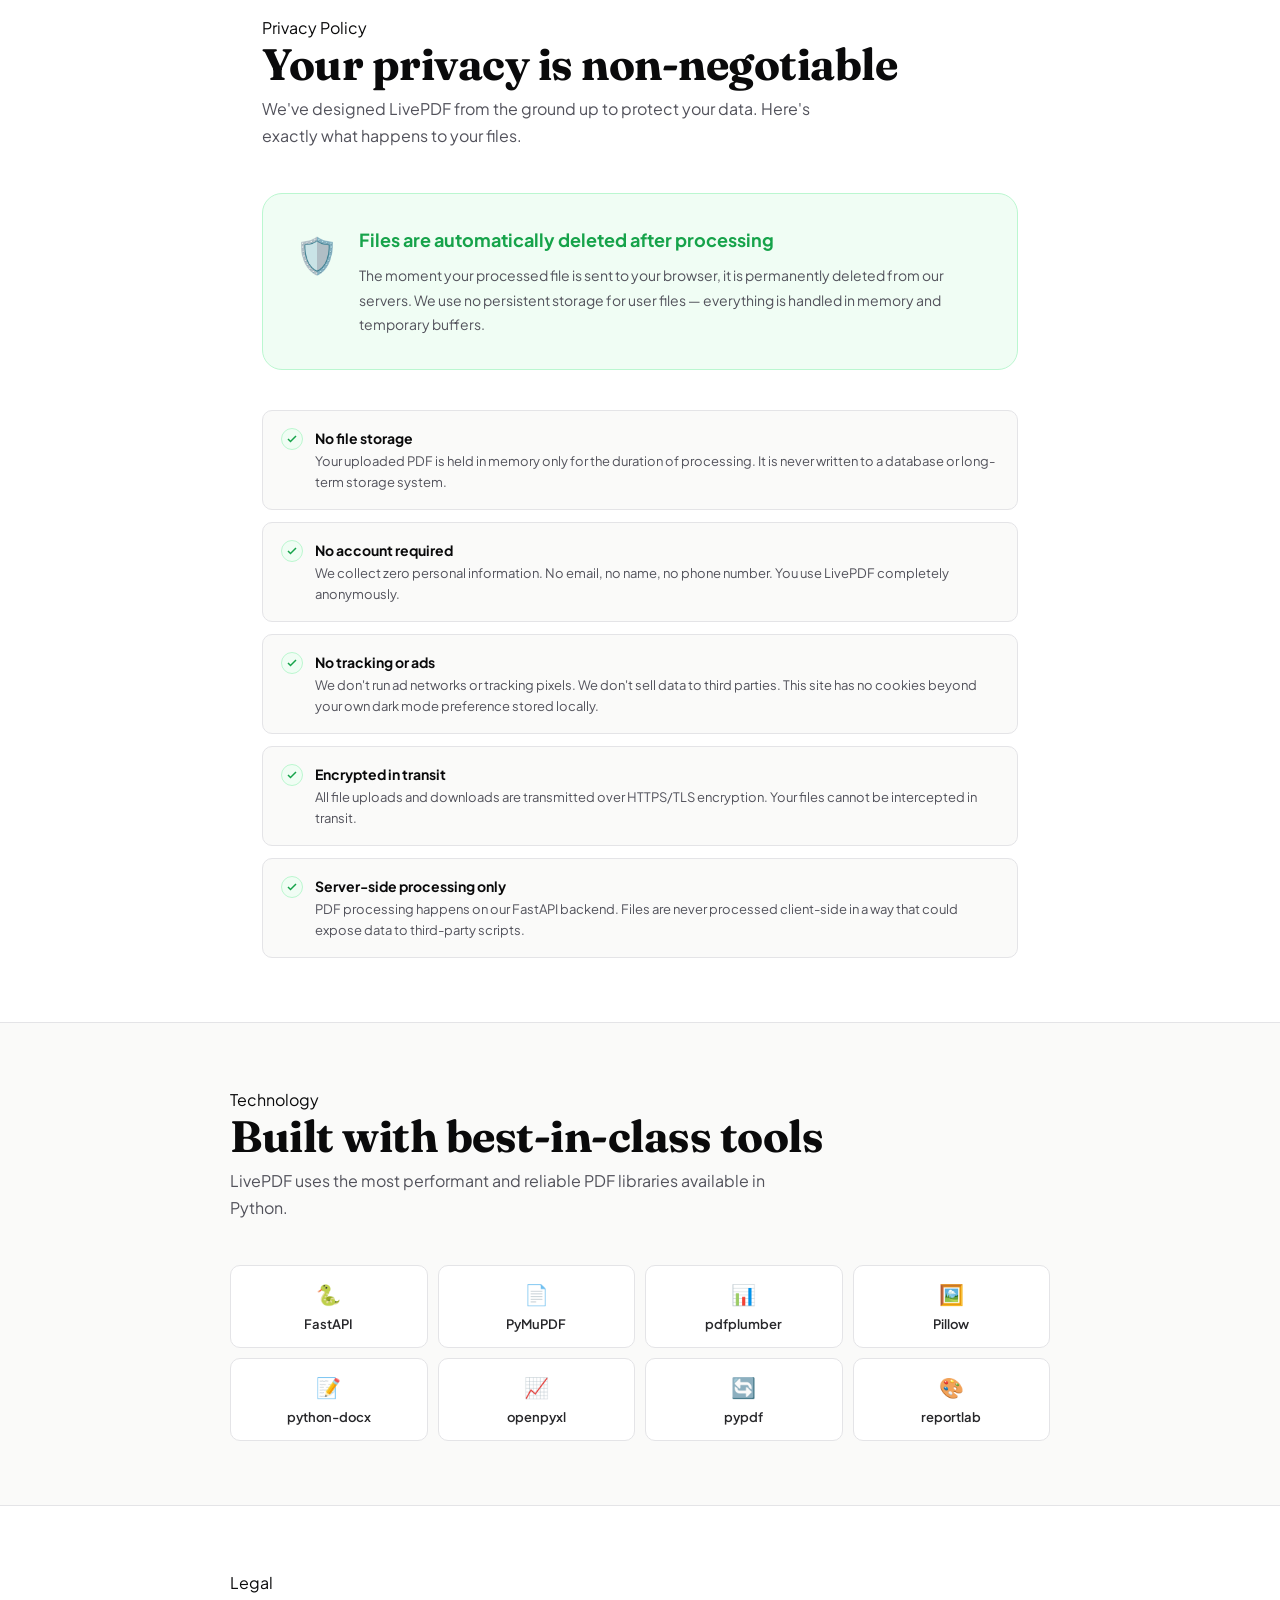
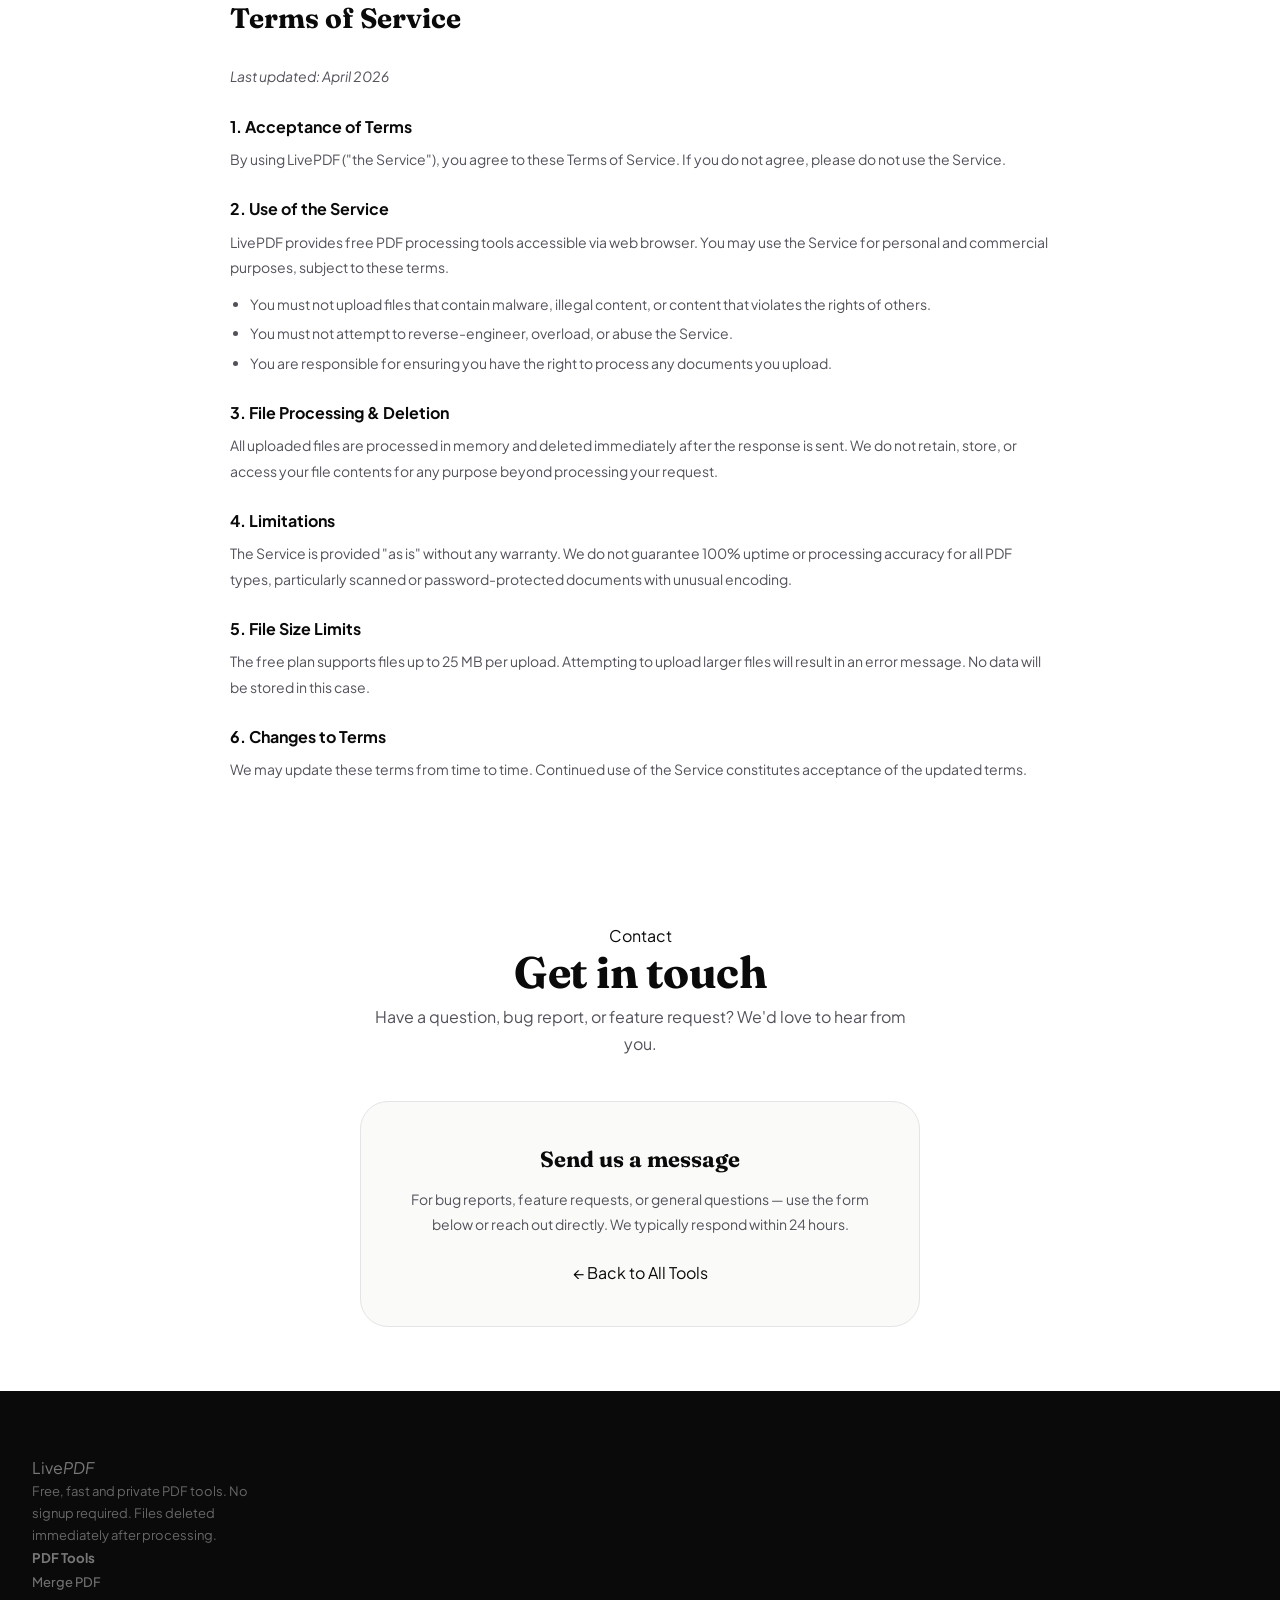
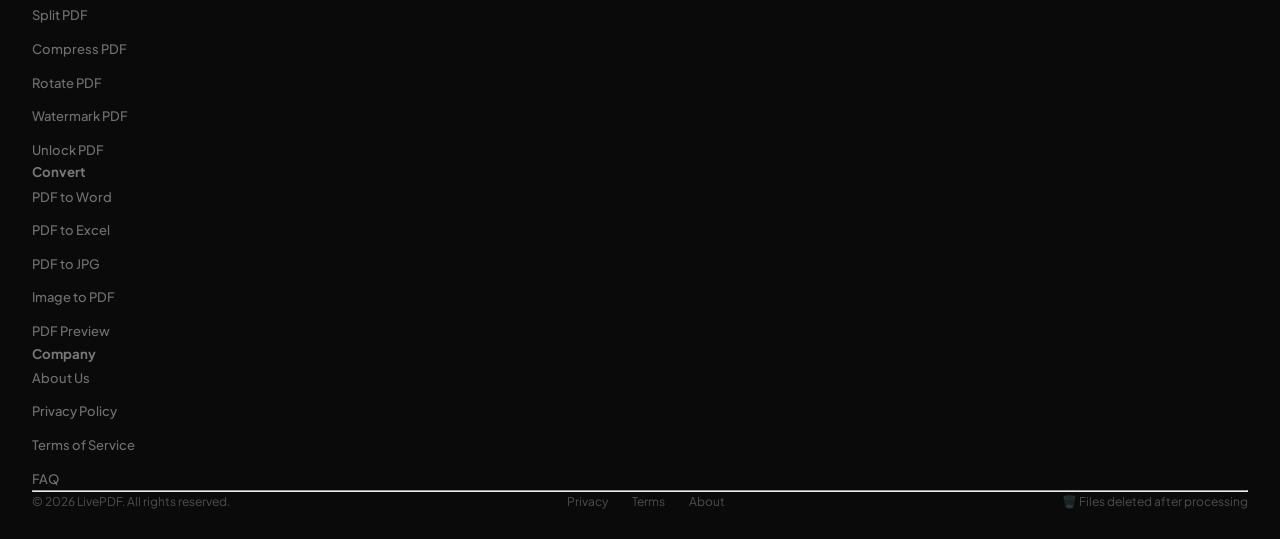
<file: about.html>
<!DOCTYPE html>
<html lang="en">
<head>
<meta charset="UTF-8">
<meta name="viewport" content="width=device-width, initial-scale=1.0">
<title>About — LivePDF Free Online PDF Tools</title>
<meta name="description" content="Learn about LivePDF — free, fast and private PDF tools. No signup required. Files auto-deleted after processing.">
<meta name="robots" content="index, follow">
<meta name="theme-color" content="#E03020">
<link rel="preconnect" href="https://fonts.googleapis.com">
<link href="https://fonts.googleapis.com/css2?family=Plus+Jakarta+Sans:wght@300;400;500;600;700;800&family=Fraunces:ital,wght@0,700;1,700&display=swap" rel="stylesheet">
<link rel="stylesheet" href="shared.css">
<style>
.about-hero {
  padding: 110px 2rem 4rem;
  text-align: center;
  max-width: 760px;
  margin: 0 auto;
}
.about-hero h1 {
  font-family: var(--font-serif);
  font-size: clamp(32px, 5vw, 54px);
  font-weight: 700; color: var(--ink);
  line-height: 1.1; letter-spacing: -.5px;
  margin-bottom: .75rem;
}
.about-hero h1 em { color: var(--red); font-style: normal; }
.about-hero p { font-size: 16.5px; color: var(--ink3); line-height: 1.75; }

/* mission */
.mission-section { padding: 4rem 2rem; max-width: 820px; margin: 0 auto; }
.mission-grid { display: grid; grid-template-columns: 1fr 1fr; gap: 1.5rem; margin-top: 2.5rem; }
.mission-card {
  background: var(--bg2); border: 1.5px solid var(--border);
  border-radius: var(--radius-lg); padding: 1.65rem;
  transition: var(--transition);
}
.mission-card:hover { border-color: var(--red-border); transform: translateY(-2px); box-shadow: var(--shadow); }
.mc-icon { font-size: 2rem; margin-bottom: .75rem; }
.mc-title { font-size: 16px; font-weight: 700; color: var(--ink); margin-bottom: .4rem; }
.mc-text { font-size: 13.5px; color: var(--ink3); line-height: 1.65; }

/* tools list */
.tools-list-section { padding: 4rem 2rem; background: var(--bg2); border-top: 1px solid var(--border); border-bottom: 1px solid var(--border); }
.tools-list-inner { max-width: 820px; margin: 0 auto; }
.tools-two-col { display: grid; grid-template-columns: 1fr 1fr; gap: 10px; margin-top: 2rem; }
.tool-list-item {
  display: flex; align-items: center; gap: 10px;
  background: var(--bg); border: 1px solid var(--border);
  border-radius: var(--radius-sm); padding: .85rem 1rem;
  text-decoration: none; font-size: 14px; font-weight: 600; color: var(--ink2);
  transition: var(--transition);
}
.tool-list-item:hover { border-color: var(--red-border); color: var(--red); background: var(--red-bg); }
.tool-list-icon { font-size: 1.25rem; flex-shrink: 0; }
.tool-list-arrow { margin-left: auto; color: var(--ink4); font-size: 16px; transition: transform .15s; }
.tool-list-item:hover .tool-list-arrow { transform: translateX(3px); color: var(--red); }

/* privacy */
.privacy-section { padding: 4rem 2rem; max-width: 820px; margin: 0 auto; }
.privacy-box {
  background: var(--green-bg); border: 1.5px solid var(--green-border);
  border-radius: var(--radius-lg); padding: 2rem;
  margin-bottom: 2.5rem;
  display: flex; gap: 1.25rem; align-items: flex-start;
}
.privacy-box-icon { font-size: 2.2rem; flex-shrink: 0; }
.privacy-box h3 { font-size: 18px; font-weight: 700; color: var(--green); margin-bottom: .5rem; }
.privacy-box p { font-size: 14px; color: var(--ink3); line-height: 1.75; }
.privacy-points { display: flex; flex-direction: column; gap: 12px; margin-top: 1.5rem; }
.pp-item {
  display: flex; gap: 12px; align-items: flex-start;
  background: var(--bg2); border: 1px solid var(--border);
  border-radius: var(--radius-sm); padding: 1rem 1.15rem;
}
.pp-check {
  width: 22px; height: 22px; border-radius: 50%;
  background: var(--green-bg); border: 1px solid var(--green-border);
  display: flex; align-items: center; justify-content: center; flex-shrink: 0; margin-top: 1px;
}
.pp-check svg { color: var(--green); }
.pp-title { font-size: 14px; font-weight: 700; color: var(--ink); margin-bottom: 2px; }
.pp-text { font-size: 13px; color: var(--ink3); line-height: 1.6; }

/* policy sections */
.policy-section { padding: 4rem 2rem; border-top: 1px solid var(--border); }
.policy-inner { max-width: 820px; margin: 0 auto; }
.policy-inner h2 { font-family: var(--font-serif); font-size: 28px; font-weight: 700; color: var(--ink); margin-bottom: 1.5rem; }
.policy-inner h3 { font-size: 16px; font-weight: 700; color: var(--ink); margin: 1.5rem 0 .5rem; }
.policy-inner p { font-size: 14px; color: var(--ink3); line-height: 1.8; margin-bottom: .75rem; }
.policy-inner ul { padding-left: 1.25rem; margin-bottom: .75rem; }
.policy-inner ul li { font-size: 14px; color: var(--ink3); line-height: 1.8; margin-bottom: 4px; }

/* tech stack */
.tech-section { padding: 4rem 2rem; background: var(--bg2); border-top: 1px solid var(--border); }
.tech-inner { max-width: 820px; margin: 0 auto; }
.tech-grid { display: grid; grid-template-columns: repeat(auto-fill, minmax(160px, 1fr)); gap: 10px; margin-top: 2rem; }
.tech-chip {
  background: var(--bg); border: 1.5px solid var(--border);
  border-radius: var(--radius-sm); padding: .75rem 1rem;
  text-align: center; font-size: 13px; font-weight: 600; color: var(--ink2);
}
.tech-chip-top { font-size: 1.25rem; margin-bottom: 4px; }

/* contact */
.contact-section { padding: 4rem 2rem; text-align: center; }
.contact-inner { max-width: 560px; margin: 0 auto; }
.contact-card {
  background: var(--bg2); border: 1.5px solid var(--border);
  border-radius: var(--radius-xl); padding: 2.5rem 2rem; margin-top: 2rem;
}
.contact-card h3 { font-family: var(--font-serif); font-size: 22px; font-weight: 700; color: var(--ink); margin-bottom: .6rem; }
.contact-card p { font-size: 14px; color: var(--ink3); line-height: 1.75; margin-bottom: 1.5rem; }

/* responsive */
@media (max-width: 640px) {
  .mission-grid { grid-template-columns: 1fr; }
  .tools-two-col { grid-template-columns: 1fr; }
  .privacy-box { flex-direction: column; gap: .75rem; }
}
</style>
</head>
<body>

<!-- NAV -->
<nav>
  <a href="index.html" class="nav-logo">
    <svg class="nav-logo-svg" viewBox="0 0 36 36" fill="none"><rect width="36" height="36" rx="9" fill="#E03020"/><rect x="8" y="6" width="14" height="18" rx="2" fill="white" opacity="0.18"/><rect x="10" y="8" width="14" height="18" rx="2" fill="white" opacity="0.3"/><rect x="12" y="10" width="14" height="18" rx="2" fill="white"/><path d="M16 17h7M16 20.5h5M16 24h3" stroke="#E03020" stroke-width="1.6" stroke-linecap="round"/><path d="M22 10v4.5h4.5" stroke="#E03020" stroke-width="1.6" stroke-linecap="round" stroke-linejoin="round"/></svg>
    <span class="nav-logo-text">Live<em>PDF</em></span>
  </a>
  <button class="hamburger" id="menuBtn" onclick="toggleMenu()" aria-label="Menu"><span></span><span></span><span></span></button>
  <div class="nav-links">
    <a href="index.html#tools">Tools</a>
    <a href="index.html#how">How it works</a>
    <a href="index.html#faq">FAQ</a>
    <a href="about.html" class="active">About</a>
  </div>
  <div class="nav-right">
    <span class="nav-badge">🔒 Files auto-deleted</span>
    <button class="dark-toggle" id="darkBtn" onclick="toggleDark()" title="Toggle theme"></button>
    <a href="index.html#tools" class="nav-cta">Try Free →</a>
  </div>
</nav>
<div class="drawer-overlay" id="navOverlay" onclick="toggleMenu()"></div>
<div class="mobile-nav" id="mobileNav">
  <div class="mobile-nav-hdr"><span class="nav-logo-text">Live<em style="color:var(--red)">PDF</em></span></div>
  <a href="merge-pdf.html" onclick="toggleMenu()">📎 Merge PDF</a>
  <a href="split-pdf.html" onclick="toggleMenu()">✂️ Split PDF</a>
  <a href="compress-pdf.html" onclick="toggleMenu()">🗜️ Compress PDF</a>
  <a href="rotate-pdf.html" onclick="toggleMenu()">🔄 Rotate PDF</a>
  <a href="watermark-pdf.html" onclick="toggleMenu()">🔏 Watermark PDF</a>
  <a href="pdf-to-word.html" onclick="toggleMenu()">📝 PDF to Word</a>
  <a href="pdf-to-excel.html" onclick="toggleMenu()">📊 PDF to Excel</a>
  <a href="pdf-to-jpg.html" onclick="toggleMenu()">🖼️ PDF to JPG</a>
  <a href="jpg-to-pdf.html" onclick="toggleMenu()">📥 Image to PDF</a>
  <a href="unlock-pdf.html" onclick="toggleMenu()">🔓 Unlock PDF</a>
  <a href="pdf-preview.html" onclick="toggleMenu()">👁️ PDF Preview</a>
  <a href="about.html" onclick="toggleMenu()">ℹ️ About</a>
  <a href="index.html#tools" onclick="toggleMenu()" class="mobile-nav-cta">← All Tools</a>
</div>

<!-- HERO -->
<div class="about-hero">
  <div class="section-eye anim-up">About LivePDF</div>
  <h1 class="anim-up-1">Built to make <em>PDF work</em><br>simple for everyone</h1>
  <p class="anim-up-2">LivePDF is a free, fast and private collection of PDF tools. No accounts, no ads, no file storage — just clean tools that get the job done.</p>
</div>

<!-- MISSION -->
<div class="mission-section">
  <div class="section-eye">Our Mission</div>
  <h2 class="section-title">Why we built LivePDF</h2>
  <p class="section-sub">PDF tools shouldn't cost money, require signups, or spy on your files. We built LivePDF because we were tired of bloated, expensive tools that don't respect your privacy.</p>
  <div class="mission-grid">
    <div class="mission-card">
      <div class="mc-icon">🆓</div>
      <div class="mc-title">Free Forever</div>
      <div class="mc-text">All 11 tools are completely free. No premium walls, no file count limits, no tricks. Just free PDF tools that actually work.</div>
    </div>
    <div class="mission-card">
      <div class="mc-icon">🔒</div>
      <div class="mc-title">Privacy First</div>
      <div class="mc-text">Your files are processed in memory and deleted immediately after download. We never read, store, or share your documents.</div>
    </div>
    <div class="mission-card">
      <div class="mc-icon">⚡</div>
      <div class="mc-title">Genuinely Fast</div>
      <div class="mc-text">Powered by PyMuPDF and pdfplumber — among the fastest PDF libraries available. Most operations complete in under 5 seconds.</div>
    </div>
    <div class="mission-card">
      <div class="mc-icon">📱</div>
      <div class="mc-title">Works Everywhere</div>
      <div class="mc-text">Fully responsive design. Works seamlessly on mobile, tablet, and desktop across all modern browsers.</div>
    </div>
  </div>
</div>

<!-- ALL TOOLS LIST -->
<div class="tools-list-section">
  <div class="tools-list-inner">
    <div class="section-eye">Tools</div>
    <h2 class="section-title">All 11 Free Tools</h2>
    <p class="section-sub">Everything you need to work with PDF files — all in one place.</p>
    <div class="tools-two-col">
      <a href="merge-pdf.html" class="tool-list-item"><span class="tool-list-icon">📎</span>Merge PDF<span class="tool-list-arrow">→</span></a>
      <a href="split-pdf.html" class="tool-list-item"><span class="tool-list-icon">✂️</span>Split PDF<span class="tool-list-arrow">→</span></a>
      <a href="compress-pdf.html" class="tool-list-item"><span class="tool-list-icon">🗜️</span>Compress PDF<span class="tool-list-arrow">→</span></a>
      <a href="rotate-pdf.html" class="tool-list-item"><span class="tool-list-icon">🔄</span>Rotate PDF<span class="tool-list-arrow">→</span></a>
      <a href="watermark-pdf.html" class="tool-list-item"><span class="tool-list-icon">🔏</span>Watermark PDF<span class="tool-list-arrow">→</span></a>
      <a href="pdf-to-word.html" class="tool-list-item"><span class="tool-list-icon">📝</span>PDF to Word<span class="tool-list-arrow">→</span></a>
      <a href="pdf-to-excel.html" class="tool-list-item"><span class="tool-list-icon">📊</span>PDF to Excel<span class="tool-list-arrow">→</span></a>
      <a href="pdf-to-jpg.html" class="tool-list-item"><span class="tool-list-icon">🖼️</span>PDF to JPG<span class="tool-list-arrow">→</span></a>
      <a href="jpg-to-pdf.html" class="tool-list-item"><span class="tool-list-icon">📥</span>Image to PDF<span class="tool-list-arrow">→</span></a>
      <a href="unlock-pdf.html" class="tool-list-item"><span class="tool-list-icon">🔓</span>Unlock PDF<span class="tool-list-arrow">→</span></a>
      <a href="pdf-preview.html" class="tool-list-item"><span class="tool-list-icon">👁️</span>PDF Preview<span class="tool-list-arrow">→</span></a>
    </div>
  </div>
</div>

<!-- PRIVACY -->
<div class="privacy-section" id="privacy">
  <div class="section-eye">Privacy Policy</div>
  <h2 class="section-title">Your privacy is non-negotiable</h2>
  <p class="section-sub">We've designed LivePDF from the ground up to protect your data. Here's exactly what happens to your files.</p>

  <div class="privacy-box">
    <div class="privacy-box-icon">🛡️</div>
    <div>
      <h3>Files are automatically deleted after processing</h3>
      <p>The moment your processed file is sent to your browser, it is permanently deleted from our servers. We use no persistent storage for user files — everything is handled in memory and temporary buffers.</p>
    </div>
  </div>

  <div class="privacy-points">
    <div class="pp-item">
      <div class="pp-check"><svg width="12" height="12" viewBox="0 0 24 24" fill="none" stroke="currentColor" stroke-width="3"><polyline points="20 6 9 17 4 12"/></svg></div>
      <div>
        <div class="pp-title">No file storage</div>
        <div class="pp-text">Your uploaded PDF is held in memory only for the duration of processing. It is never written to a database or long-term storage system.</div>
      </div>
    </div>
    <div class="pp-item">
      <div class="pp-check"><svg width="12" height="12" viewBox="0 0 24 24" fill="none" stroke="currentColor" stroke-width="3"><polyline points="20 6 9 17 4 12"/></svg></div>
      <div>
        <div class="pp-title">No account required</div>
        <div class="pp-text">We collect zero personal information. No email, no name, no phone number. You use LivePDF completely anonymously.</div>
      </div>
    </div>
    <div class="pp-item">
      <div class="pp-check"><svg width="12" height="12" viewBox="0 0 24 24" fill="none" stroke="currentColor" stroke-width="3"><polyline points="20 6 9 17 4 12"/></svg></div>
      <div>
        <div class="pp-title">No tracking or ads</div>
        <div class="pp-text">We don't run ad networks or tracking pixels. We don't sell data to third parties. This site has no cookies beyond your own dark mode preference stored locally.</div>
      </div>
    </div>
    <div class="pp-item">
      <div class="pp-check"><svg width="12" height="12" viewBox="0 0 24 24" fill="none" stroke="currentColor" stroke-width="3"><polyline points="20 6 9 17 4 12"/></svg></div>
      <div>
        <div class="pp-title">Encrypted in transit</div>
        <div class="pp-text">All file uploads and downloads are transmitted over HTTPS/TLS encryption. Your files cannot be intercepted in transit.</div>
      </div>
    </div>
    <div class="pp-item">
      <div class="pp-check"><svg width="12" height="12" viewBox="0 0 24 24" fill="none" stroke="currentColor" stroke-width="3"><polyline points="20 6 9 17 4 12"/></svg></div>
      <div>
        <div class="pp-title">Server-side processing only</div>
        <div class="pp-text">PDF processing happens on our FastAPI backend. Files are never processed client-side in a way that could expose data to third-party scripts.</div>
      </div>
    </div>
  </div>
</div>

<!-- TECH STACK -->
<div class="tech-section">
  <div class="tech-inner">
    <div class="section-eye">Technology</div>
    <h2 class="section-title">Built with best-in-class tools</h2>
    <p class="section-sub">LivePDF uses the most performant and reliable PDF libraries available in Python.</p>
    <div class="tech-grid">
      <div class="tech-chip"><div class="tech-chip-top">🐍</div>FastAPI</div>
      <div class="tech-chip"><div class="tech-chip-top">📄</div>PyMuPDF</div>
      <div class="tech-chip"><div class="tech-chip-top">📊</div>pdfplumber</div>
      <div class="tech-chip"><div class="tech-chip-top">🖼️</div>Pillow</div>
      <div class="tech-chip"><div class="tech-chip-top">📝</div>python-docx</div>
      <div class="tech-chip"><div class="tech-chip-top">📈</div>openpyxl</div>
      <div class="tech-chip"><div class="tech-chip-top">🔄</div>pypdf</div>
      <div class="tech-chip"><div class="tech-chip-top">🎨</div>reportlab</div>
    </div>
  </div>
</div>

<!-- TERMS -->
<div class="policy-section" id="terms">
  <div class="policy-inner">
    <div class="section-eye">Legal</div>
    <h2>Terms of Service</h2>
    <p><em>Last updated: April 2026</em></p>

    <h3>1. Acceptance of Terms</h3>
    <p>By using LivePDF ("the Service"), you agree to these Terms of Service. If you do not agree, please do not use the Service.</p>

    <h3>2. Use of the Service</h3>
    <p>LivePDF provides free PDF processing tools accessible via web browser. You may use the Service for personal and commercial purposes, subject to these terms.</p>
    <ul>
      <li>You must not upload files that contain malware, illegal content, or content that violates the rights of others.</li>
      <li>You must not attempt to reverse-engineer, overload, or abuse the Service.</li>
      <li>You are responsible for ensuring you have the right to process any documents you upload.</li>
    </ul>

    <h3>3. File Processing & Deletion</h3>
    <p>All uploaded files are processed in memory and deleted immediately after the response is sent. We do not retain, store, or access your file contents for any purpose beyond processing your request.</p>

    <h3>4. Limitations</h3>
    <p>The Service is provided "as is" without any warranty. We do not guarantee 100% uptime or processing accuracy for all PDF types, particularly scanned or password-protected documents with unusual encoding.</p>

    <h3>5. File Size Limits</h3>
    <p>The free plan supports files up to 25 MB per upload. Attempting to upload larger files will result in an error message. No data will be stored in this case.</p>

    <h3>6. Changes to Terms</h3>
    <p>We may update these terms from time to time. Continued use of the Service constitutes acceptance of the updated terms.</p>
  </div>
</div>

<!-- CONTACT -->
<div class="contact-section" id="contact">
  <div class="contact-inner">
    <div class="section-eye">Contact</div>
    <h2 class="section-title">Get in touch</h2>
    <p class="section-sub">Have a question, bug report, or feature request? We'd love to hear from you.</p>
    <div class="contact-card">
      <h3>Send us a message</h3>
      <p>For bug reports, feature requests, or general questions — use the form below or reach out directly. We typically respond within 24 hours.</p>
      <a href="index.html#tools" class="btn-primary" style="justify-content:center;width:100%">
        ← Back to All Tools
      </a>
    </div>
  </div>
</div>

<!-- FOOTER -->
<footer>
  <div class="footer-top">
    <div class="footer-brand">
      <div class="footer-brand-name">Live<em>PDF</em></div>
      <p>Free, fast and private PDF tools. No signup required. Files deleted immediately after processing.</p>
    </div>
    <div class="footer-col"><h5>PDF Tools</h5><ul>
      <li><a href="merge-pdf.html">Merge PDF</a></li>
      <li><a href="split-pdf.html">Split PDF</a></li>
      <li><a href="compress-pdf.html">Compress PDF</a></li>
      <li><a href="rotate-pdf.html">Rotate PDF</a></li>
      <li><a href="watermark-pdf.html">Watermark PDF</a></li>
      <li><a href="unlock-pdf.html">Unlock PDF</a></li>
    </ul></div>
    <div class="footer-col"><h5>Convert</h5><ul>
      <li><a href="pdf-to-word.html">PDF to Word</a></li>
      <li><a href="pdf-to-excel.html">PDF to Excel</a></li>
      <li><a href="pdf-to-jpg.html">PDF to JPG</a></li>
      <li><a href="jpg-to-pdf.html">Image to PDF</a></li>
      <li><a href="pdf-preview.html">PDF Preview</a></li>
    </ul></div>
    <div class="footer-col"><h5>Company</h5><ul>
      <li><a href="about.html">About Us</a></li>
      <li><a href="about.html#privacy">Privacy Policy</a></li>
      <li><a href="about.html#terms">Terms of Service</a></li>
      <li><a href="index.html#faq">FAQ</a></li>
    </ul></div>
  </div>
  <hr class="footer-divider">
  <div class="footer-bottom">
    <span>© 2026 LivePDF. All rights reserved.</span>
    <div class="footer-bottom-links">
      <a href="about.html#privacy">Privacy</a>
      <a href="about.html#terms">Terms</a>
      <a href="about.html">About</a>
    </div>
    <span>🗑️ Files deleted after processing</span>
  </div>
</footer>

<script src="config.js"></script>
<script src="config.js"></script>
<script src="shared.js"></script>
</body>
</html>
</file>
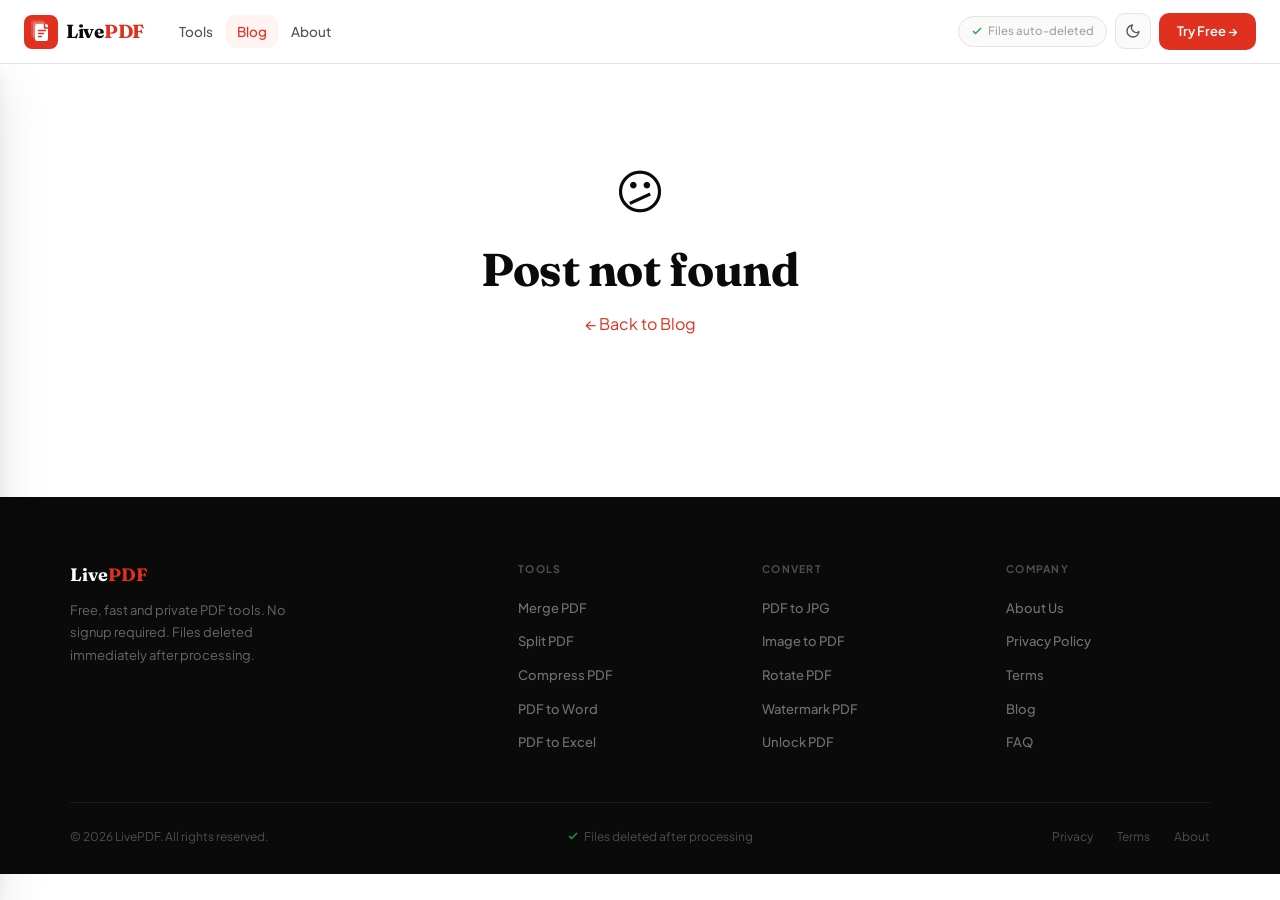
<file: blog-post.html>
<!DOCTYPE html>
<html lang="en">
<head>
<meta charset="UTF-8">
<meta name="viewport" content="width=device-width, initial-scale=1.0">
<title id="meta-title">Blog — LivePDF</title>
<meta name="description" id="meta-desc" content="PDF tips and guides from LivePDF.">
<meta name="robots" content="index, follow">
<meta name="theme-color" content="#E03020">
<link rel="preconnect" href="https://fonts.googleapis.com">
<link href="https://fonts.googleapis.com/css2?family=Plus+Jakarta+Sans:wght@300;400;500;600;700;800&family=Fraunces:ital,wght@0,700;1,700&display=swap" rel="stylesheet">
<link rel="stylesheet" href="shared.css">
<style>
.post-hero { padding: calc(var(--nav-h) + 2.5rem) 2rem 2rem; max-width: 780px; margin: 0 auto; }
.post-tag { font-size: 11px; font-weight: 700; text-transform: uppercase; letter-spacing: .09em; color: var(--brand); margin-bottom: .6rem; }
.post-title { font-family: var(--font-serif); font-size: clamp(28px, 5vw, 46px); font-weight: 700; color: var(--ink); line-height: 1.1; letter-spacing: -.5px; margin-bottom: .75rem; }
.post-meta { font-size: 13px; color: var(--ink4); display: flex; align-items: center; gap: 8px; flex-wrap: wrap; margin-bottom: 1.5rem; }
.post-dot { width: 3px; height: 3px; border-radius: 50%; background: var(--ink5); }
.post-cover { width: 100%; height: 280px; background: var(--bg2); border: 1px solid var(--border); border-radius: var(--radius-lg); display: flex; align-items: center; justify-content: center; font-size: 4rem; margin-bottom: 2rem; overflow: hidden; position: relative; }

.post-body { max-width: 780px; margin: 0 auto; padding: 0 2rem 4rem; }
.post-content { font-size: 15.5px; color: var(--ink2); line-height: 1.85; }
.post-content h2 { font-family: var(--font-serif); font-size: 24px; font-weight: 700; color: var(--ink); margin: 2.5rem 0 .75rem; letter-spacing: -.3px; }
.post-content h3 { font-size: 18px; font-weight: 700; color: var(--ink); margin: 2rem 0 .6rem; }
.post-content p { margin-bottom: 1.25rem; }
.post-content ul, .post-content ol { padding-left: 1.5rem; margin-bottom: 1.25rem; }
.post-content li { margin-bottom: .5rem; line-height: 1.75; }
.post-content strong { color: var(--ink); font-weight: 700; }
.post-content a { color: var(--brand); text-decoration: underline; text-underline-offset: 3px; }
.post-content a:hover { opacity: .75; }
.post-content blockquote { border-left: 3px solid var(--brand); padding: .75rem 1.25rem; background: var(--brand-bg); border-radius: 0 var(--radius-sm) var(--radius-sm) 0; margin: 1.5rem 0; font-style: italic; color: var(--ink3); }
.post-content .callout { background: var(--blue-bg); border: 1px solid var(--blue-border); border-radius: var(--radius-sm); padding: 1rem 1.25rem; margin: 1.5rem 0; font-size: 14px; }
.post-content .callout strong { color: var(--blue); }
[data-theme="dark"] .post-content .callout { background: var(--blue-bg); border-color: var(--blue-border); }
.post-cta { background: var(--brand-bg); border: 1.5px solid var(--brand-border); border-radius: var(--radius-lg); padding: 1.75rem; margin: 2.5rem 0; text-align: center; }
.post-cta h3 { font-family: var(--font-serif); font-size: 20px; font-weight: 700; color: var(--ink); margin-bottom: .5rem; }
.post-cta p { font-size: 14px; color: var(--ink3); margin-bottom: 1.1rem; }

.post-nav { display: flex; justify-content: space-between; align-items: center; padding: 1.5rem 0; border-top: 1px solid var(--border); margin-top: 1rem; flex-wrap: wrap; gap: 1rem; }
.post-nav a { font-size: 13.5px; font-weight: 600; color: var(--brand); display: flex; align-items: center; gap: 5px; }
.post-nav a:hover { text-decoration: underline; }

@media (max-width: 600px) { .post-hero, .post-body { padding-left: 1rem; padding-right: 1rem; } }
</style>
</head>
<body>

<!-- NAV -->
<nav class="nav">
  <a href="index.html" class="nav-logo">
    <svg class="nav-logo-icon" viewBox="0 0 34 34" fill="none"><rect width="34" height="34" rx="8" fill="#E03020"/><rect x="7" y="5" width="13" height="17" rx="2" fill="white" opacity="0.15"/><rect x="9" y="7" width="13" height="17" rx="2" fill="white" opacity="0.25"/><rect x="11" y="9" width="13" height="17" rx="2" fill="white"/><path d="M14.5 15.5h7M14.5 18.5h5M14.5 21.5h3" stroke="#E03020" stroke-width="1.5" stroke-linecap="round"/><path d="M20.5 9v4h4" stroke="#E03020" stroke-width="1.5" stroke-linecap="round" stroke-linejoin="round"/></svg>
    <span class="nav-logo-name">Live<em>PDF</em></span>
  </a>
  <button class="hamburger" id="menuBtn" onclick="toggleMenu()" aria-label="Menu"><span></span><span></span><span></span></button>
  <div class="nav-center">
    <a href="index.html#tools">Tools</a>
    <a href="blog.html" class="active">Blog</a>
    <a href="about.html">About</a>
  </div>
  <div class="nav-right">
    <span class="nav-delete-badge">
      <svg width="12" height="12" viewBox="0 0 24 24" fill="none" stroke="currentColor" stroke-width="2.5"><polyline points="20 6 9 17 4 12"/></svg>
      Files auto-deleted
    </span>
    <button class="nav-btn-dark" id="darkBtn" onclick="toggleDark()"></button>
    <a href="index.html#tools" class="nav-cta">Try Free →</a>
  </div>
</nav>
<div class="drawer-overlay" id="navOverlay" onclick="toggleMenu()"></div>
<div class="mobile-nav" id="mobileNav">
  <div class="mobile-nav-hdr"><span class="nav-logo-name">Live<em style="color:var(--brand)">PDF</em></span></div>
  <div class="mobile-nav-sep">Tools</div>
  <a href="merge-pdf.html" onclick="toggleMenu()">📎 Merge PDF</a>
  <a href="split-pdf.html" onclick="toggleMenu()">✂️ Split PDF</a>
  <a href="compress-pdf.html" onclick="toggleMenu()">🗜️ Compress PDF</a>
  <a href="pdf-to-word.html" onclick="toggleMenu()">📝 PDF to Word</a>
  <a href="pdf-to-excel.html" onclick="toggleMenu()">📊 PDF to Excel</a>
  <a href="pdf-to-jpg.html" onclick="toggleMenu()">🖼️ PDF to JPG</a>
  <a href="jpg-to-pdf.html" onclick="toggleMenu()">📥 Image to PDF</a>
  <a href="rotate-pdf.html" onclick="toggleMenu()">🔄 Rotate PDF</a>
  <a href="watermark-pdf.html" onclick="toggleMenu()">🔏 Watermark PDF</a>
  <a href="unlock-pdf.html" onclick="toggleMenu()">🔓 Unlock PDF</a>
  <a href="pdf-preview.html" onclick="toggleMenu()">👁️ PDF Preview</a>
  <div class="mobile-nav-sep">Pages</div>
  <a href="blog.html" onclick="toggleMenu()">✍️ Blog</a>
  <a href="about.html" onclick="toggleMenu()">ℹ️ About</a>
  <a href="index.html#tools" onclick="toggleMenu()" class="mobile-nav-cta">← All Tools</a>
</div>

<!-- POST CONTENT (injected by JS) -->
<div id="post-hero" class="post-hero"></div>
<div id="post-body" class="post-body"></div>

<!-- FOOTER -->
<footer>
  <div class="footer-inner">
    <div class="footer-grid">
      <div class="footer-brand">
        <div class="footer-brand-logo">Live<em>PDF</em></div>
        <p>Free, fast and private PDF tools. No signup required. Files deleted immediately after processing.</p>
      </div>
      <div class="footer-col"><div class="footer-col-head">Tools</div><ul>
        <li><a href="merge-pdf.html">Merge PDF</a></li>
        <li><a href="split-pdf.html">Split PDF</a></li>
        <li><a href="compress-pdf.html">Compress PDF</a></li>
        <li><a href="pdf-to-word.html">PDF to Word</a></li>
        <li><a href="pdf-to-excel.html">PDF to Excel</a></li>
      </ul></div>
      <div class="footer-col"><div class="footer-col-head">Convert</div><ul>
        <li><a href="pdf-to-jpg.html">PDF to JPG</a></li>
        <li><a href="jpg-to-pdf.html">Image to PDF</a></li>
        <li><a href="rotate-pdf.html">Rotate PDF</a></li>
        <li><a href="watermark-pdf.html">Watermark PDF</a></li>
        <li><a href="unlock-pdf.html">Unlock PDF</a></li>
      </ul></div>
      <div class="footer-col"><div class="footer-col-head">Company</div><ul>
        <li><a href="about.html">About Us</a></li>
        <li><a href="about.html#privacy">Privacy Policy</a></li>
        <li><a href="about.html#terms">Terms</a></li>
        <li><a href="blog.html">Blog</a></li>
        <li><a href="index.html#faq">FAQ</a></li>
      </ul></div>
    </div>
    <hr class="footer-hr">
    <div class="footer-bottom">
      <span>© 2026 LivePDF. All rights reserved.</span>
      <div class="footer-trust"><svg width="12" height="12" viewBox="0 0 24 24" fill="none" stroke="currentColor" stroke-width="2.5"><polyline points="20 6 9 17 4 12"/></svg>Files deleted after processing</div>
      <div class="footer-bottom-links"><a href="about.html#privacy">Privacy</a><a href="about.html#terms">Terms</a><a href="about.html">About</a></div>
    </div>
  </div>
</footer>

<script src="config.js"></script>
<script src="shared.js"></script>
<script>
// ── Blog post data ────────────────────────────────────────────────
const POSTS = {
  "compress-pdf-reduce-size": {
    tag: "Guide · Compression",
    title: "5 Ways to Reduce PDF File Size Without Losing Quality",
    date: "April 2026", readTime: "5 min read",
    cover: "🗜️",
    coverBg: "linear-gradient(135deg,#FFF3F1,#FEE2DE)",
    toolLink: "compress-pdf.html",
    toolName: "Compress PDF",
    content: `
      <p>Large PDF files cause real problems — email attachments get rejected, uploads time out, and cloud storage fills up fast. The good news: you can dramatically reduce PDF size without any visible quality loss, if you use the right approach.</p>

      <h2>Why Are PDFs So Large?</h2>
      <p>Most oversized PDFs have one culprit: <strong>embedded images</strong>. When you scan a document or export from design software, images are often stored at full resolution (300+ DPI) with no compression. A single scanned page can be 2–5 MB on its own.</p>
      <p>Other contributors include embedded fonts (especially full font sets), metadata, and revision history from editing applications.</p>

      <h2>5 Proven Ways to Shrink Your PDF</h2>

      <h3>1. Recompress Embedded Images (Most Effective)</h3>
      <p>This is the single biggest win. Most PDF viewers and tools let you re-save images at a lower JPEG quality — typically 60–70% quality is completely indistinguishable from 100% on screen and in most print scenarios.</p>
      <div class="callout"><strong>💡 LivePDF Tip:</strong> Our <a href="compress-pdf.html">Compress PDF tool</a> offers three levels — Low (85% JPEG, minimal loss), Medium (60%, recommended), and High (35%, maximum reduction). Medium typically achieves 40–70% file size reduction.</div>

      <h3>2. Downscale Oversized Images</h3>
      <p>If your PDF contains 4000×3000px images but will only be viewed on screen, those images can be safely downscaled to 1200px or less. This alone can reduce file size by 60%+ with zero perceptible quality loss at normal viewing distances.</p>

      <h3>3. Remove Unnecessary Metadata</h3>
      <p>PDFs can carry hidden baggage: editing history, author information, thumbnail previews, and XML metadata packets. Tools like PyMuPDF (which LivePDF uses) can strip this during save with the <code>garbage=4</code> option.</p>

      <h3>4. Subset Embedded Fonts</h3>
      <p>If a PDF embeds a full font file but only uses 20 characters from it, that's wasteful. Font subsetting keeps only the characters actually used in the document. Most PDF export tools do this automatically — check your export settings.</p>

      <h3>5. Use Deflate Compression on the PDF Stream</h3>
      <p>PDF files use internal compression streams. Re-saving with <strong>deflate=True</strong> ensures all content streams are properly compressed. This is done automatically by LivePDF's compress tool.</p>

      <h2>What NOT to Do</h2>
      <ul>
        <li><strong>Don't use "print to PDF"</strong> to re-export — this often makes files larger, not smaller.</li>
        <li><strong>Don't reduce DPI below 72</strong> for documents that will be printed — text becomes blurry.</li>
        <li><strong>Don't use online tools that just rename files</strong> without actual compression — check the before/after file size.</li>
      </ul>

      <blockquote>LivePDF shows you the exact before and after file size with percentage savings — so you always know the tool is actually working.</blockquote>

      <h2>Expected Results</h2>
      <p>With medium compression on a typical scanned document:</p>
      <ul>
        <li>10 MB scanned report → 2.5–4 MB (60–75% reduction)</li>
        <li>5 MB design export → 1.5–2.5 MB (50–70% reduction)</li>
        <li>1 MB text-only PDF → 0.8–0.95 MB (minimal, already small)</li>
      </ul>
      <p>Text-only PDFs don't compress much because there are no images to recompress — that's expected behavior.</p>
    `
  },

  "pdf-to-excel-tables": {
    tag: "Tutorial · Excel",
    title: "How to Extract Tables from PDF to Excel (The Right Way)",
    date: "April 2026", readTime: "4 min read",
    cover: "📊",
    coverBg: "linear-gradient(135deg,#F0FDF4,#DCFCE7)",
    toolLink: "pdf-to-excel.html",
    toolName: "PDF to Excel",
    content: `
      <p>PDF table extraction sounds simple — but most tools get it wrong. They either create a separate Excel sheet per PDF page (breaking your data), misalign columns, or produce garbled output for complex tables. Here's how to do it properly.</p>

      <h2>The Problem with Most PDF-to-Excel Tools</h2>
      <p>The most common failure mode: <strong>one sheet per page</strong>. If your PDF has a 50-page financial report with one table running across all pages, you get 50 separate sheets with no way to analyze the data together. This is the wrong approach.</p>
      <p>The right approach detects table headers on the first page and then appends subsequent pages as additional rows in the <em>same sheet</em>, maintaining consistent columns throughout.</p>

      <h2>How LivePDF's Smart Mode Works</h2>
      <p>LivePDF uses <strong>pdfplumber</strong> — a Python library specifically designed for accurate table extraction. It detects ruling lines and cell borders to identify table structure, not just text position.</p>

      <div class="callout"><strong>📊 Smart Mode:</strong> Detects tables across all pages → merges into ONE sheet → consistent columns → styled header row. Use this for structured reports, invoices, and financial data.</div>

      <h3>When to Use Each Mode</h3>
      <ul>
        <li><strong>Smart mode</strong> — Best for most PDFs with visible table borders (reports, statements, invoices)</li>
        <li><strong>Table mode</strong> — Strict table detection only, skips non-tabular content</li>
        <li><strong>Text mode</strong> — For PDFs with no visible borders (use when other modes give empty output)</li>
      </ul>

      <h2>Common Issues and Fixes</h2>

      <h3>Getting Empty Output</h3>
      <p>If Smart or Table mode returns nothing, your PDF probably has no ruling lines — tables are created with whitespace only. Switch to <strong>Text mode</strong>, which extracts all text line by line into a Page / Line / Text structure.</p>

      <h3>Columns Are Misaligned</h3>
      <p>This happens when a table spans multiple pages and column widths change slightly. pdfplumber handles this better than most tools, but for best results ensure your PDF has consistent table formatting throughout.</p>

      <h3>Scanned PDFs Give No Output</h3>
      <p>A scanned PDF is an image — there's no text layer to extract. LivePDF auto-detects this and shows a warning. You'd need OCR software first to create a searchable PDF, then extract tables.</p>

      <blockquote>Pro tip: Always check the first few rows of your Excel output to confirm headers were detected correctly before working with the full dataset.</blockquote>

      <h2>After Extraction: Quick Excel Cleanup Tips</h2>
      <ul>
        <li>Use <strong>Ctrl+T</strong> to convert your data to an Excel Table for easy filtering and sorting</li>
        <li>Use <strong>Data → Remove Duplicates</strong> if header rows repeated across PDF pages</li>
        <li>Check for merged cells — pdfplumber splits them into separate columns which is usually what you want</li>
      </ul>
    `
  },

  "scanned-pdf-ocr-guide": {
    tag: "Guide · OCR",
    title: "Scanned PDF vs Text PDF: What's the Difference & Why It Matters",
    date: "March 2026", readTime: "3 min read",
    cover: "🔍",
    coverBg: "linear-gradient(135deg,#EFF6FF,#DBEAFE)",
    toolLink: "pdf-preview.html",
    toolName: "PDF Preview",
    content: `
      <p>You upload a PDF to a converter, hit the button — and get back a blank Word document or an Excel file with no data. What went wrong? Almost certainly, your PDF is <strong>scanned</strong>, not text-based. Here's what that means and how to deal with it.</p>

      <h2>What is a Text-Based PDF?</h2>
      <p>When you export a document from Microsoft Word, Google Docs, or any modern application, the PDF contains an actual <strong>text layer</strong>. Every character is stored as real text data — you can select it, copy it, and search it in any PDF viewer.</p>
      <p>These PDFs convert cleanly to Word, Excel, and other formats because the text is directly accessible.</p>

      <h2>What is a Scanned PDF?</h2>
      <p>A scanned PDF is essentially a <strong>photograph</strong> of a document, saved as a PDF. A scanner takes a picture of the paper and stores it as an image — there's no text data at all, just pixels.</p>
      <p>These PDFs look like documents but behave like images. You can't select text, can't copy anything, and conversion tools return blank output because there's nothing to convert.</p>

      <div class="callout"><strong>🔍 How LivePDF detects this:</strong> When you upload a PDF, LivePDF samples the first 5 pages and counts extractable characters. If average is below 50 characters per page, it's likely scanned — and you'll see a warning banner automatically.</div>

      <h2>How to Tell Which Type You Have</h2>
      <p>The easiest test: open your PDF in any viewer and try to <strong>select and copy some text</strong>. If you can highlight individual words and copy them to clipboard — it's text-based. If your cursor shows a crosshair and you can only select rectangular regions — it's scanned.</p>

      <h2>What to Do With Scanned PDFs</h2>
      <p>You need <strong>OCR (Optical Character Recognition)</strong> — software that looks at the image and recognizes letter shapes, converting them back into real text.</p>

      <h3>Free OCR Options</h3>
      <ul>
        <li><strong>Adobe Acrobat (free tier)</strong> — Has built-in OCR for scanned PDFs</li>
        <li><strong>Google Drive</strong> — Upload a PDF, right-click → Open with Google Docs → Google automatically runs OCR</li>
        <li><strong>Microsoft Office Lens</strong> — Mobile app that scans documents and creates searchable PDFs</li>
        <li><strong>Tesseract OCR</strong> — Free open-source OCR engine (requires technical setup)</li>
      </ul>

      <h3>After OCR</h3>
      <p>Once you have a text-layer PDF, tools like LivePDF can extract content cleanly. Run the OCR output through our <a href="pdf-to-word.html">PDF to Word</a> or <a href="pdf-to-excel.html">PDF to Excel</a> tools for best results.</p>

      <blockquote>OCR accuracy depends on scan quality. High-contrast, straight scans at 300 DPI give the best results. Skewed, low-contrast, or handwritten documents may need manual correction afterward.</blockquote>

      <h2>The 80/20 Rule for PDF Conversion</h2>
      <p>In our experience, about 80% of PDFs people struggle to convert are scanned. If a conversion tool gives you blank output, check for scanned content first before assuming the tool is broken.</p>
    `
  }
};

// ── Render post ───────────────────────────────────────────────────
function renderPost() {
  const slug = new URLSearchParams(location.search).get("slug") || "";
  const post = POSTS[slug];

  if (!post) {
    document.getElementById("post-hero").innerHTML = `
      <div style="text-align:center;padding:3rem 0">
        <div style="font-size:3rem;margin-bottom:1rem">😕</div>
        <h1 class="post-title">Post not found</h1>
        <p style="color:var(--ink3);margin:1rem 0"><a href="blog.html" style="color:var(--brand)">← Back to Blog</a></p>
      </div>`;
    return;
  }

  // Set meta
  document.getElementById("meta-title").textContent = post.title + " — LivePDF Blog";
  document.getElementById("meta-desc").content = post.content.replace(/<[^>]+>/g,"").slice(0,160);

  // Hero
  document.getElementById("post-hero").innerHTML = `
    <div class="breadcrumb anim-up">
      <a href="index.html">Home</a>
      <span class="breadcrumb-sep">/</span>
      <a href="blog.html">Blog</a>
      <span class="breadcrumb-sep">/</span>
      Article
    </div>
    <div class="post-tag anim-up">${post.tag}</div>
    <h1 class="post-title anim-up-1">${post.title}</h1>
    <div class="post-meta anim-up-2">
      <span>LivePDF Team</span>
      <span class="post-dot"></span>
      <span>${post.date}</span>
      <span class="post-dot"></span>
      <span>${post.readTime}</span>
    </div>
    <div class="post-cover anim-up-2" style="background:${post.coverBg}">${post.cover}</div>`;

  // Body
  document.getElementById("post-body").innerHTML = `
    <div class="post-content">${post.content}</div>
    <div class="post-cta">
      <h3>Try it free — no signup needed</h3>
      <p>Use our <strong>${post.toolName}</strong> tool right now. Files processed instantly and deleted after download.</p>
      <a href="${post.toolLink}" class="btn btn-brand">Open ${post.toolName} →</a>
    </div>
    <div class="post-nav">
      <a href="blog.html">← Back to all posts</a>
      <a href="index.html#tools">All Tools →</a>
    </div>`;
}

renderPost();
</script>
</body>
</html>
</file>
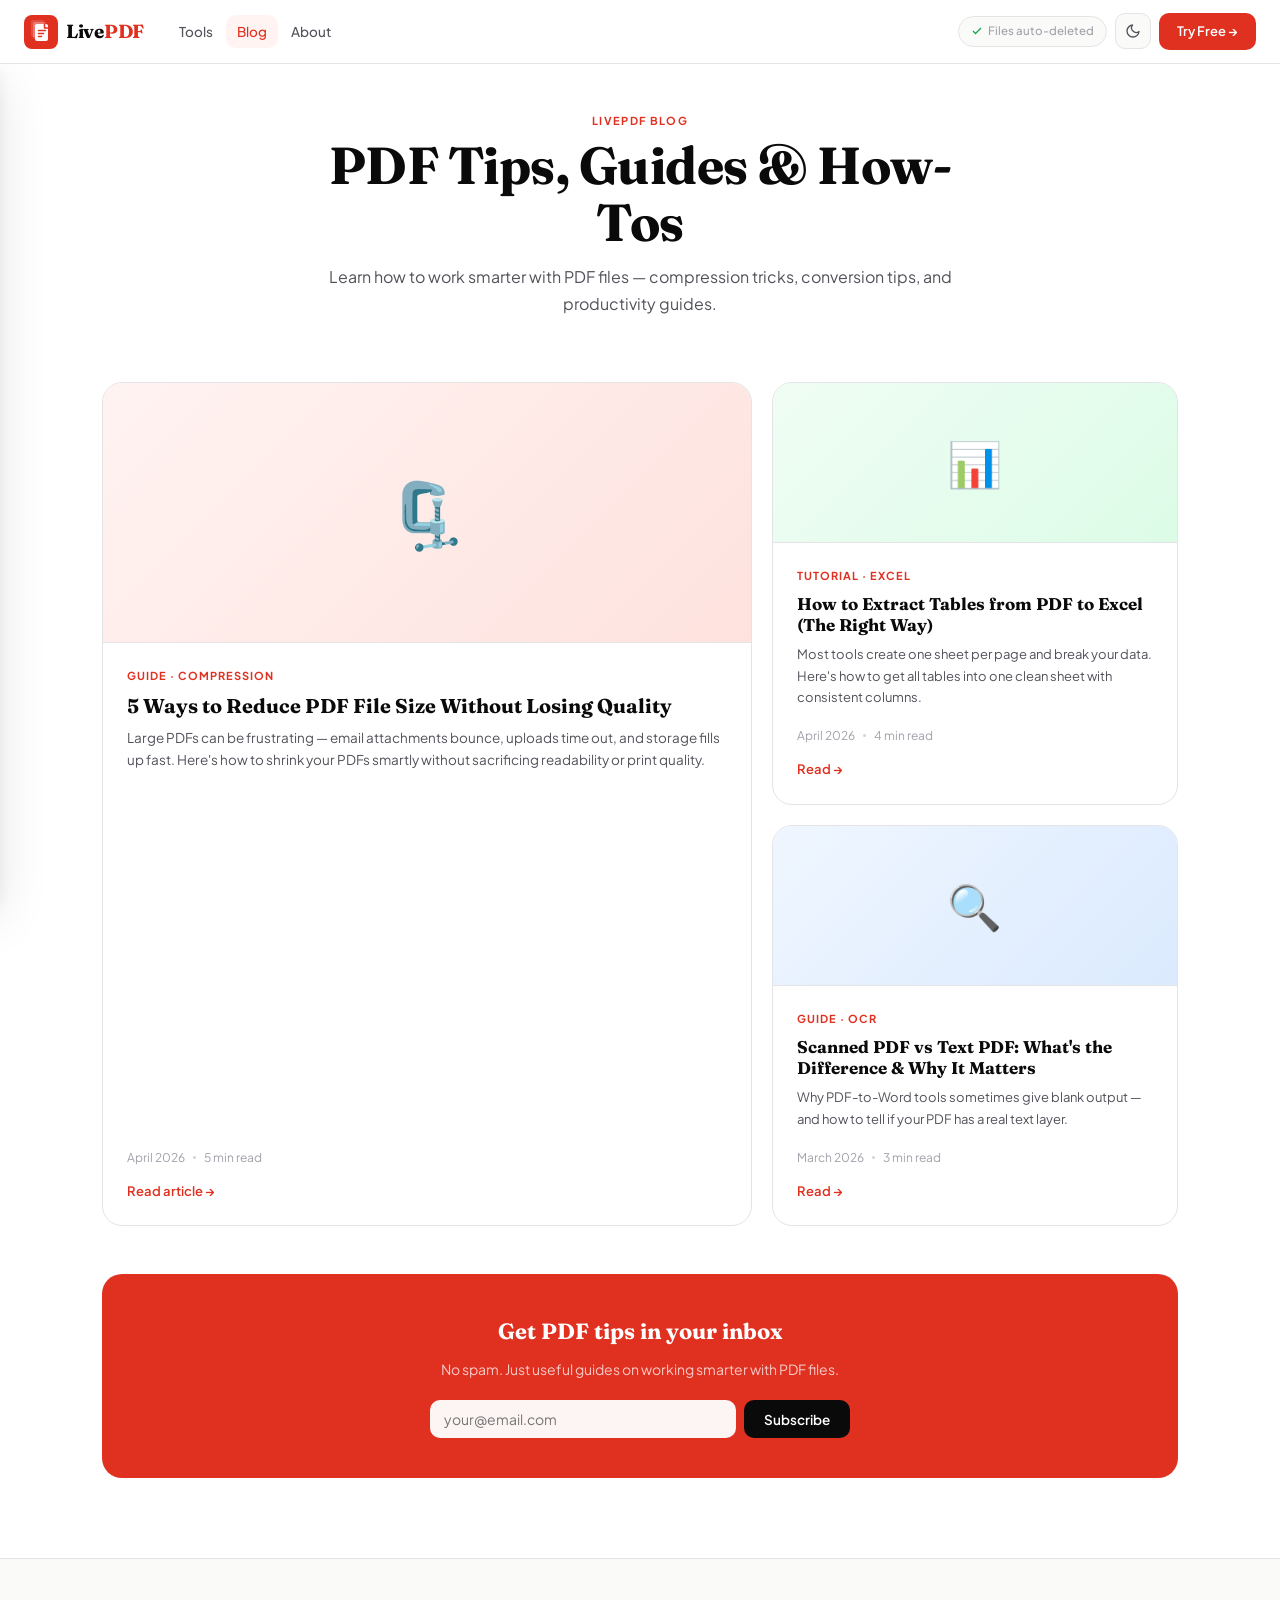
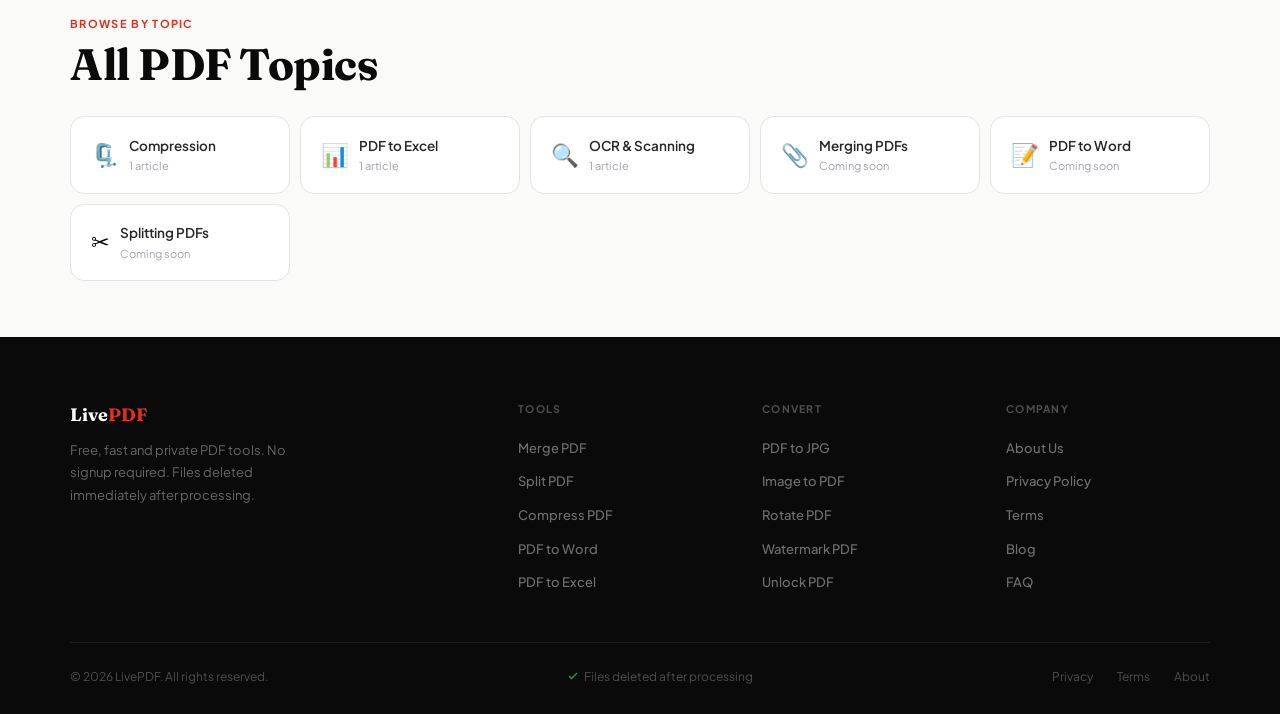
<file: blog.html>
<!DOCTYPE html>
<html lang="en">
<head>
<meta charset="UTF-8">
<meta name="viewport" content="width=device-width, initial-scale=1.0">
<title>Blog — PDF Tips, Guides & How-To — LivePDF</title>
<meta name="description" content="Learn how to compress, merge, convert and manage PDF files. Free tips and guides from the LivePDF team.">
<meta name="robots" content="index, follow">
<meta name="theme-color" content="#E03020">
<meta property="og:type" content="website">
<meta property="og:title" content="Blog — LivePDF">
<meta property="og:description" content="PDF tips, guides and how-tos from LivePDF.">
<link rel="preconnect" href="https://fonts.googleapis.com">
<link href="https://fonts.googleapis.com/css2?family=Plus+Jakarta+Sans:wght@300;400;500;600;700;800&family=Fraunces:ital,wght@0,700;1,700&display=swap" rel="stylesheet">
<link rel="stylesheet" href="shared.css">
<style>
.blog-hero { padding: calc(var(--nav-h) + 3rem) 2rem 3rem; text-align: center; max-width: 720px; margin: 0 auto; }
.blog-hero h1 { font-family: var(--font-serif); font-size: clamp(32px, 5vw, 52px); font-weight: 700; color: var(--ink); letter-spacing: -.5px; line-height: 1.1; margin-bottom: .75rem; }
.blog-hero p { font-size: 16px; color: var(--ink3); line-height: 1.7; }

.blog-section { padding: 1rem 2rem 5rem; max-width: 1140px; margin: 0 auto; }
.blog-featured { display: grid; grid-template-columns: 1.6fr 1fr; gap: 20px; margin-bottom: 20px; }
.blog-card { background: var(--bg); border: 1.5px solid var(--border); border-radius: var(--radius-lg); overflow: hidden; transition: var(--transition); text-decoration: none; display: flex; flex-direction: column; }
.blog-card:hover { border-color: var(--brand-border); box-shadow: var(--shadow-md); transform: translateY(-2px); }
.blog-cover { display: flex; align-items: center; justify-content: center; background: var(--bg2); border-bottom: 1px solid var(--border); position: relative; overflow: hidden; }
.blog-cover-lg { height: 260px; font-size: 4rem; }
.blog-cover-sm { height: 160px; font-size: 2.75rem; }
.blog-cover-gradient { position: absolute; inset: 0; }
.blog-body { padding: 1.5rem; flex: 1; display: flex; flex-direction: column; }
.blog-tag { font-size: 11px; font-weight: 700; text-transform: uppercase; letter-spacing: .09em; color: var(--brand); margin-bottom: .55rem; }
.blog-title { font-family: var(--font-serif); font-size: 20px; font-weight: 700; color: var(--ink); line-height: 1.25; margin-bottom: .55rem; }
.blog-title-sm { font-size: 17px; }
.blog-excerpt { font-size: 13.5px; color: var(--ink3); line-height: 1.65; flex: 1; margin-bottom: 1.1rem; }
.blog-meta { font-size: 12px; color: var(--ink4); display: flex; align-items: center; gap: 8px; margin-top: auto; }
.blog-dot { width: 3px; height: 3px; border-radius: 50%; background: var(--ink5); }
.blog-read-more { display: inline-flex; align-items: center; gap: 5px; font-size: 13px; font-weight: 600; color: var(--brand); margin-top: .85rem; }
.blog-read-more:hover { text-decoration: underline; }

.blog-sidebar { display: flex; flex-direction: column; gap: 20px; }

.topics-section { padding: 3.5rem 2rem; background: var(--bg2); border-top: 1px solid var(--border); }
.topics-inner { max-width: 1140px; margin: 0 auto; }
.topics-grid { display: grid; grid-template-columns: repeat(auto-fill, minmax(200px, 1fr)); gap: 10px; margin-top: 1.75rem; }
.topic-card { background: var(--bg); border: 1.5px solid var(--border); border-radius: var(--radius); padding: 1.1rem 1.25rem; display: flex; align-items: center; gap: 10px; text-decoration: none; transition: var(--transition); }
.topic-card:hover { border-color: var(--brand-border); background: var(--brand-bg); transform: translateY(-1px); }
.topic-icon { font-size: 1.4rem; flex-shrink: 0; }
.topic-name { font-size: 13.5px; font-weight: 600; color: var(--ink2); }
.topic-count { font-size: 11px; color: var(--ink4); margin-top: 1px; }

.newsletter-box { background: var(--brand); border-radius: var(--radius-lg); padding: 2.5rem 2rem; text-align: center; margin: 3rem 0 0; }
.newsletter-box h3 { font-family: var(--font-serif); font-size: 22px; font-weight: 700; color: #fff; margin-bottom: .5rem; }
.newsletter-box p { font-size: 14px; color: rgba(255,255,255,.75); margin-bottom: 1.25rem; }
.newsletter-form { display: flex; gap: 8px; max-width: 420px; margin: 0 auto; }
.newsletter-input { flex: 1; padding: 10px 14px; border-radius: var(--radius-sm); border: none; font-size: 14px; font-family: var(--font-sans); outline: none; background: rgba(255,255,255,.95); color: var(--ink); }
.newsletter-btn { background: var(--ink); color: #fff; padding: 10px 20px; border-radius: var(--radius-sm); border: none; font-size: 13.5px; font-weight: 600; cursor: pointer; font-family: var(--font-sans); white-space: nowrap; transition: var(--transition); }
.newsletter-btn:hover { background: var(--ink2); }

@media (max-width: 820px) { .blog-featured { grid-template-columns: 1fr; } .blog-sidebar { gap: 14px; } .newsletter-form { flex-direction: column; } }
@media (max-width: 600px) { .blog-section { padding: 1rem 1rem 3rem; } .blog-hero { padding: calc(var(--nav-h) + 2rem) 1rem 2rem; } }
</style>
</head>
<body>

<!-- NAV -->
<nav class="nav">
  <a href="index.html" class="nav-logo">
    <svg class="nav-logo-icon" viewBox="0 0 34 34" fill="none"><rect width="34" height="34" rx="8" fill="#E03020"/><rect x="7" y="5" width="13" height="17" rx="2" fill="white" opacity="0.15"/><rect x="9" y="7" width="13" height="17" rx="2" fill="white" opacity="0.25"/><rect x="11" y="9" width="13" height="17" rx="2" fill="white"/><path d="M14.5 15.5h7M14.5 18.5h5M14.5 21.5h3" stroke="#E03020" stroke-width="1.5" stroke-linecap="round"/><path d="M20.5 9v4h4" stroke="#E03020" stroke-width="1.5" stroke-linecap="round" stroke-linejoin="round"/></svg>
    <span class="nav-logo-name">Live<em>PDF</em></span>
  </a>
  <button class="hamburger" id="menuBtn" onclick="toggleMenu()" aria-label="Menu"><span></span><span></span><span></span></button>
  <div class="nav-center">
    <a href="index.html#tools">Tools</a>
    <a href="blog.html" class="active">Blog</a>
    <a href="about.html">About</a>
  </div>
  <div class="nav-right">
    <span class="nav-delete-badge">
      <svg width="12" height="12" viewBox="0 0 24 24" fill="none" stroke="currentColor" stroke-width="2.5"><polyline points="20 6 9 17 4 12"/></svg>
      Files auto-deleted
    </span>
    <button class="nav-btn-dark" id="darkBtn" onclick="toggleDark()"></button>
    <a href="index.html#tools" class="nav-cta">Try Free →</a>
  </div>
</nav>
<div class="drawer-overlay" id="navOverlay" onclick="toggleMenu()"></div>
<div class="mobile-nav" id="mobileNav">
  <div class="mobile-nav-hdr"><span class="nav-logo-name">Live<em style="color:var(--brand)">PDF</em></span></div>
  <div class="mobile-nav-sep">Tools</div>
  <a href="merge-pdf.html" onclick="toggleMenu()">📎 Merge PDF</a>
  <a href="split-pdf.html" onclick="toggleMenu()">✂️ Split PDF</a>
  <a href="compress-pdf.html" onclick="toggleMenu()">🗜️ Compress PDF</a>
  <a href="pdf-to-word.html" onclick="toggleMenu()">📝 PDF to Word</a>
  <a href="pdf-to-excel.html" onclick="toggleMenu()">📊 PDF to Excel</a>
  <a href="pdf-to-jpg.html" onclick="toggleMenu()">🖼️ PDF to JPG</a>
  <a href="jpg-to-pdf.html" onclick="toggleMenu()">📥 Image to PDF</a>
  <a href="rotate-pdf.html" onclick="toggleMenu()">🔄 Rotate PDF</a>
  <a href="watermark-pdf.html" onclick="toggleMenu()">🔏 Watermark PDF</a>
  <a href="unlock-pdf.html" onclick="toggleMenu()">🔓 Unlock PDF</a>
  <a href="pdf-preview.html" onclick="toggleMenu()">👁️ PDF Preview</a>
  <div class="mobile-nav-sep">Pages</div>
  <a href="blog.html" onclick="toggleMenu()">✍️ Blog</a>
  <a href="about.html" onclick="toggleMenu()">ℹ️ About</a>
  <a href="index.html#tools" onclick="toggleMenu()" class="mobile-nav-cta">← All Tools</a>
</div>

<!-- HERO -->
<div class="blog-hero">
  <div class="eyebrow anim-up">LivePDF Blog</div>
  <h1 class="anim-up-1">PDF Tips, Guides &amp; How-Tos</h1>
  <p class="anim-up-2">Learn how to work smarter with PDF files — compression tricks, conversion tips, and productivity guides.</p>
</div>

<!-- BLOG POSTS -->
<div class="blog-section">
  <div class="blog-featured">

    <!-- Featured post -->
    <a href="blog-post.html?slug=compress-pdf-reduce-size" class="blog-card">
      <div class="blog-cover blog-cover-lg">
        <div class="blog-cover-gradient" style="background:linear-gradient(135deg,#FFF3F1,#FEE2DE)"></div>
        <span style="position:relative;z-index:1">🗜️</span>
      </div>
      <div class="blog-body">
        <div class="blog-tag">Guide · Compression</div>
        <div class="blog-title">5 Ways to Reduce PDF File Size Without Losing Quality</div>
        <div class="blog-excerpt">Large PDFs can be frustrating — email attachments bounce, uploads time out, and storage fills up fast. Here's how to shrink your PDFs smartly without sacrificing readability or print quality.</div>
        <div class="blog-meta">
          <span>April 2026</span><span class="blog-dot"></span><span>5 min read</span>
        </div>
        <span class="blog-read-more">Read article →</span>
      </div>
    </a>

    <!-- Sidebar posts -->
    <div class="blog-sidebar">
      <a href="blog-post.html?slug=pdf-to-excel-tables" class="blog-card">
        <div class="blog-cover blog-cover-sm">
          <div class="blog-cover-gradient" style="background:linear-gradient(135deg,#F0FDF4,#DCFCE7)"></div>
          <span style="position:relative;z-index:1">📊</span>
        </div>
        <div class="blog-body">
          <div class="blog-tag">Tutorial · Excel</div>
          <div class="blog-title blog-title-sm">How to Extract Tables from PDF to Excel (The Right Way)</div>
          <div class="blog-excerpt" style="font-size:13px">Most tools create one sheet per page and break your data. Here's how to get all tables into one clean sheet with consistent columns.</div>
          <div class="blog-meta"><span>April 2026</span><span class="blog-dot"></span><span>4 min read</span></div>
          <span class="blog-read-more">Read →</span>
        </div>
      </a>

      <a href="blog-post.html?slug=scanned-pdf-ocr-guide" class="blog-card">
        <div class="blog-cover blog-cover-sm">
          <div class="blog-cover-gradient" style="background:linear-gradient(135deg,#EFF6FF,#DBEAFE)"></div>
          <span style="position:relative;z-index:1">🔍</span>
        </div>
        <div class="blog-body">
          <div class="blog-tag">Guide · OCR</div>
          <div class="blog-title blog-title-sm">Scanned PDF vs Text PDF: What's the Difference &amp; Why It Matters</div>
          <div class="blog-excerpt" style="font-size:13px">Why PDF-to-Word tools sometimes give blank output — and how to tell if your PDF has a real text layer.</div>
          <div class="blog-meta"><span>March 2026</span><span class="blog-dot"></span><span>3 min read</span></div>
          <span class="blog-read-more">Read →</span>
        </div>
      </a>
    </div>
  </div>

  <!-- Newsletter -->
  <div class="newsletter-box">
    <h3>Get PDF tips in your inbox</h3>
    <p>No spam. Just useful guides on working smarter with PDF files.</p>
    <div class="newsletter-form">
      <input type="email" class="newsletter-input" placeholder="your@email.com">
      <button class="newsletter-btn">Subscribe</button>
    </div>
  </div>
</div>

<!-- TOPICS -->
<div class="topics-section">
  <div class="topics-inner">
    <div class="eyebrow">Browse by topic</div>
    <h2 class="section-title">All PDF Topics</h2>
    <div class="topics-grid">
      <a href="compress-pdf.html" class="topic-card"><span class="topic-icon">🗜️</span><div><div class="topic-name">Compression</div><div class="topic-count">1 article</div></div></a>
      <a href="pdf-to-excel.html" class="topic-card"><span class="topic-icon">📊</span><div><div class="topic-name">PDF to Excel</div><div class="topic-count">1 article</div></div></a>
      <a href="pdf-preview.html" class="topic-card"><span class="topic-icon">🔍</span><div><div class="topic-name">OCR & Scanning</div><div class="topic-count">1 article</div></div></a>
      <a href="merge-pdf.html" class="topic-card"><span class="topic-icon">📎</span><div><div class="topic-name">Merging PDFs</div><div class="topic-count">Coming soon</div></div></a>
      <a href="pdf-to-word.html" class="topic-card"><span class="topic-icon">📝</span><div><div class="topic-name">PDF to Word</div><div class="topic-count">Coming soon</div></div></a>
      <a href="split-pdf.html" class="topic-card"><span class="topic-icon">✂️</span><div><div class="topic-name">Splitting PDFs</div><div class="topic-count">Coming soon</div></div></a>
    </div>
  </div>
</div>

<!-- FOOTER -->
<footer>
  <div class="footer-inner">
    <div class="footer-grid">
      <div class="footer-brand">
        <div class="footer-brand-logo">Live<em>PDF</em></div>
        <p>Free, fast and private PDF tools. No signup required. Files deleted immediately after processing.</p>
      </div>
      <div class="footer-col"><div class="footer-col-head">Tools</div><ul>
        <li><a href="merge-pdf.html">Merge PDF</a></li>
        <li><a href="split-pdf.html">Split PDF</a></li>
        <li><a href="compress-pdf.html">Compress PDF</a></li>
        <li><a href="pdf-to-word.html">PDF to Word</a></li>
        <li><a href="pdf-to-excel.html">PDF to Excel</a></li>
      </ul></div>
      <div class="footer-col"><div class="footer-col-head">Convert</div><ul>
        <li><a href="pdf-to-jpg.html">PDF to JPG</a></li>
        <li><a href="jpg-to-pdf.html">Image to PDF</a></li>
        <li><a href="rotate-pdf.html">Rotate PDF</a></li>
        <li><a href="watermark-pdf.html">Watermark PDF</a></li>
        <li><a href="unlock-pdf.html">Unlock PDF</a></li>
      </ul></div>
      <div class="footer-col"><div class="footer-col-head">Company</div><ul>
        <li><a href="about.html">About Us</a></li>
        <li><a href="about.html#privacy">Privacy Policy</a></li>
        <li><a href="about.html#terms">Terms</a></li>
        <li><a href="blog.html">Blog</a></li>
        <li><a href="index.html#faq">FAQ</a></li>
      </ul></div>
    </div>
    <hr class="footer-hr">
    <div class="footer-bottom">
      <span>© 2026 LivePDF. All rights reserved.</span>
      <div class="footer-trust"><svg width="12" height="12" viewBox="0 0 24 24" fill="none" stroke="currentColor" stroke-width="2.5"><polyline points="20 6 9 17 4 12"/></svg>Files deleted after processing</div>
      <div class="footer-bottom-links"><a href="about.html#privacy">Privacy</a><a href="about.html#terms">Terms</a><a href="about.html">About</a></div>
    </div>
  </div>
</footer>

<script src="config.js"></script>
<script src="shared.js"></script>
</body>
</html>
</file>
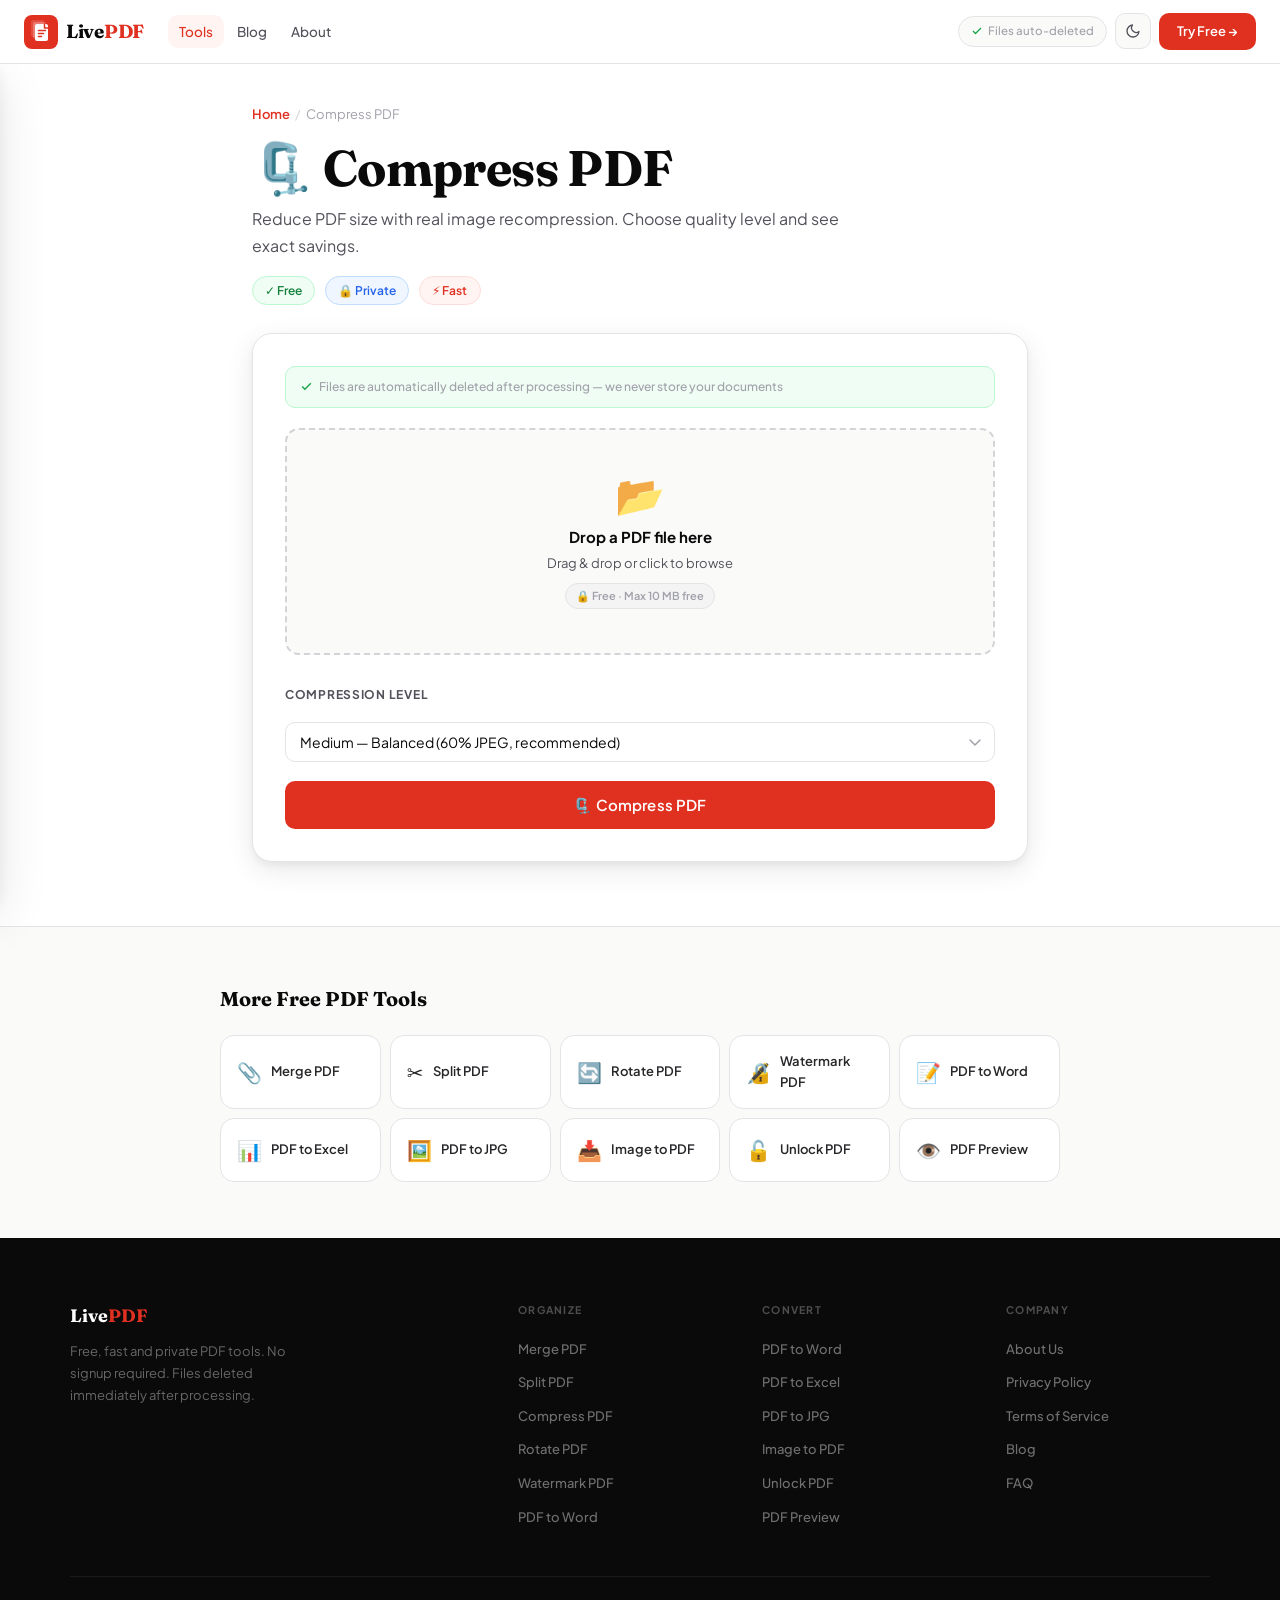
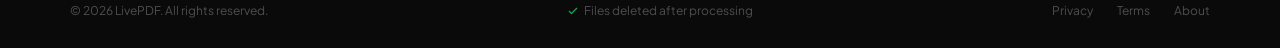
<file: compress-pdf.html>
<!DOCTYPE html>
<html lang="en">
<head>
<meta charset="UTF-8">
<meta name="viewport" content="width=device-width, initial-scale=1.0">
<title>Compress PDF — LivePDF</title>
<meta name="description" content="Reduce PDF file size online free. See before & after sizes.">
<meta name="robots" content="index,follow">
<meta name="theme-color" content="#E03020">
<meta property="og:type" content="website">
<meta property="og:title" content="Compress PDF — LivePDF">
<meta property="og:description" content="Reduce PDF file size online free. See before & after sizes.">
<link rel="preconnect" href="https://fonts.googleapis.com">
<link href="https://fonts.googleapis.com/css2?family=Plus+Jakarta+Sans:wght@300;400;500;600;700;800&family=Fraunces:ital,wght@0,700;1,700&display=swap" rel="stylesheet">
<link rel="stylesheet" href="shared.css">

</head>
<body>
<nav class="nav">
  <a href="index.html" class="nav-logo"><svg class="nav-logo-icon" viewBox="0 0 34 34" fill="none">
  <rect width="34" height="34" rx="8" fill="#E03020"/>
  <rect x="7" y="5" width="13" height="17" rx="2" fill="white" opacity="0.15"/>
  <rect x="9" y="7" width="13" height="17" rx="2" fill="white" opacity="0.25"/>
  <rect x="11" y="9" width="13" height="17" rx="2" fill="white"/>
  <path d="M14.5 15.5h7M14.5 18.5h5M14.5 21.5h3" stroke="#E03020" stroke-width="1.5" stroke-linecap="round"/>
  <path d="M20.5 9v4h4" stroke="#E03020" stroke-width="1.5" stroke-linecap="round" stroke-linejoin="round"/>
</svg><span class="nav-logo-name">Live<em>PDF</em></span></a>
  <button class="hamburger" id="menuBtn" onclick="toggleMenu()" aria-label="Toggle menu"><span></span><span></span><span></span></button>
  <div class="nav-center">
    <a href="index.html#tools" class="active">Tools</a>
    <a href="blog.html" >Blog</a>
    <a href="about.html" >About</a>
  </div>
  <div class="nav-right">
    <span class="nav-delete-badge">
      <svg width="12" height="12" viewBox="0 0 24 24" fill="none" stroke="currentColor" stroke-width="2.5"><polyline points="20 6 9 17 4 12"/></svg>
      Files auto-deleted
    </span>
    <button class="nav-btn-dark" id="darkBtn" onclick="toggleDark()"></button>
    <a href="index.html#tools" class="nav-cta">Try Free →</a>
  </div>
</nav>
<div class="drawer-overlay" id="navOverlay" onclick="toggleMenu()"></div>
<div class="mobile-nav" id="mobileNav">
  <div class="mobile-nav-hdr"><span class="nav-logo-name">Live<em style="color:var(--brand)">PDF</em></span></div>
  <div class="mobile-nav-sep">All Tools</div>
  <a href="merge-pdf.html" onclick="toggleMenu()">📎 Merge PDF</a><a href="split-pdf.html" onclick="toggleMenu()">✂️ Split PDF</a><a href="compress-pdf.html" onclick="toggleMenu()">🗜️ Compress PDF</a><a href="rotate-pdf.html" onclick="toggleMenu()">🔄 Rotate PDF</a><a href="watermark-pdf.html" onclick="toggleMenu()">🔏 Watermark PDF</a><a href="pdf-to-word.html" onclick="toggleMenu()">📝 PDF to Word</a><a href="pdf-to-excel.html" onclick="toggleMenu()">📊 PDF to Excel</a><a href="pdf-to-jpg.html" onclick="toggleMenu()">🖼️ PDF to JPG</a><a href="jpg-to-pdf.html" onclick="toggleMenu()">📥 Image to PDF</a><a href="unlock-pdf.html" onclick="toggleMenu()">🔓 Unlock PDF</a><a href="pdf-preview.html" onclick="toggleMenu()">👁️ PDF Preview</a>
  <div class="mobile-nav-sep">Pages</div>
  <a href="blog.html" onclick="toggleMenu()">✍️ Blog</a>
  <a href="about.html" onclick="toggleMenu()">ℹ️ About</a>
  <a href="index.html#tools" onclick="toggleMenu()" class="mobile-nav-cta">← All Tools</a>
</div>
<div class="tool-hero">
  <div class="breadcrumb"><a href="index.html">Home</a><span class="breadcrumb-sep">/</span>Compress PDF</div>
  <h1 class="anim-up">🗜️ Compress PDF</h1>
  <p class="lead anim-up-1">Reduce PDF size with real image recompression. Choose quality level and see exact savings.</p>
  <div class="tool-meta anim-up-2">
    <span class="tool-badge badge-free">✓ Free</span>
    <span class="tool-badge badge-secure">🔒 Private</span>
    <span class="tool-badge badge-fast">⚡ Fast</span>
  </div>
</div>
<div class="tool-main">
  <div class="tool-card anim-up-2">
    <div class="trust-strip">
  <svg width="13" height="13" viewBox="0 0 24 24" fill="none" stroke="currentColor" stroke-width="2.5"><polyline points="20 6 9 17 4 12"/></svg>
  Files are automatically deleted after processing — we never store your documents
</div>
    <div class="upload-zone" onclick="document.getElementById('fi-compress').click()">
  <div class="uz-icon">📂</div>
  <div class="uz-title">Drop a PDF file here</div>
  <div class="uz-sub">Drag &amp; drop or click to browse</div>
  <div class="uz-badge">🔒 Free · Max 10 MB free</div>
  <input type="file" id="fi-compress" class="file-input"  accept=".pdf" onchange="handleFiles('compress',this)">
</div>
<div class="file-chips" id="fl-compress"></div>
<div id="ocr-hint-compress"></div>
<label class="f-label">Compression level</label>
<select class="sel-field" id="compress-level">
  <option value="low">Low — Best quality (85% JPEG)</option>
  <option value="medium" selected>Medium — Balanced (60% JPEG, recommended)</option>
  <option value="high">High — Smallest file (35% JPEG)</option>
</select>
<div id="size-result" style="display:none;margin-top:.85rem;padding:.9rem 1.1rem;background:var(--green-bg);border:1px solid var(--green-border);border-radius:var(--radius-sm);font-size:14px;font-weight:600;color:var(--green-dark)"></div>
<div class="progress-wrap" id="pw-compress">
  <div class="progress-bar-track"><div class="progress-bar-fill" id="pb-compress"></div></div>
  <div class="progress-label" id="pl-compress">Processing…</div>
</div>
<button class="action-btn" id="btn-compress" onclick="runCompress()">🗜️ Compress PDF</button>
<div class="result-box" id="rb-compress"><p id="rb-compress-msg"></p></div>
  </div>
</div>
<div class="related-tools">
  <div class="related-inner">
    <h3>More Free PDF Tools</h3>
    <div class="tools-mini-grid"><a href="merge-pdf.html" class="mini-card"><span class="mini-card-icon">📎</span>Merge PDF</a><a href="split-pdf.html" class="mini-card"><span class="mini-card-icon">✂️</span>Split PDF</a><a href="rotate-pdf.html" class="mini-card"><span class="mini-card-icon">🔄</span>Rotate PDF</a><a href="watermark-pdf.html" class="mini-card"><span class="mini-card-icon">🔏</span>Watermark PDF</a><a href="pdf-to-word.html" class="mini-card"><span class="mini-card-icon">📝</span>PDF to Word</a><a href="pdf-to-excel.html" class="mini-card"><span class="mini-card-icon">📊</span>PDF to Excel</a><a href="pdf-to-jpg.html" class="mini-card"><span class="mini-card-icon">🖼️</span>PDF to JPG</a><a href="jpg-to-pdf.html" class="mini-card"><span class="mini-card-icon">📥</span>Image to PDF</a><a href="unlock-pdf.html" class="mini-card"><span class="mini-card-icon">🔓</span>Unlock PDF</a><a href="pdf-preview.html" class="mini-card"><span class="mini-card-icon">👁️</span>PDF Preview</a></div>
  </div>
</div>
<footer>
  <div class="footer-inner">
    <div class="footer-grid">
      <div class="footer-brand">
        <div class="footer-brand-logo">Live<em>PDF</em></div>
        <p>Free, fast and private PDF tools. No signup required. Files deleted immediately after processing.</p>
      </div>
      <div class="footer-col"><div class="footer-col-head">Organize</div><ul><li><a href="merge-pdf.html">Merge PDF</a></li><li><a href="split-pdf.html">Split PDF</a></li><li><a href="compress-pdf.html">Compress PDF</a></li><li><a href="rotate-pdf.html">Rotate PDF</a></li><li><a href="watermark-pdf.html">Watermark PDF</a></li><li><a href="pdf-to-word.html">PDF to Word</a></li></ul></div>
      <div class="footer-col"><div class="footer-col-head">Convert</div><ul><li><a href="pdf-to-word.html">PDF to Word</a></li><li><a href="pdf-to-excel.html">PDF to Excel</a></li><li><a href="pdf-to-jpg.html">PDF to JPG</a></li><li><a href="jpg-to-pdf.html">Image to PDF</a></li><li><a href="unlock-pdf.html">Unlock PDF</a></li><li><a href="pdf-preview.html">PDF Preview</a></li></ul></div>
      <div class="footer-col"><div class="footer-col-head">Company</div><ul>
        <li><a href="about.html">About Us</a></li>
        <li><a href="about.html#privacy">Privacy Policy</a></li>
        <li><a href="about.html#terms">Terms of Service</a></li>
        <li><a href="blog.html">Blog</a></li>
        <li><a href="index.html#faq">FAQ</a></li>
      </ul></div>
    </div>
    <hr class="footer-hr">
    <div class="footer-bottom">
      <span>© 2026 LivePDF. All rights reserved.</span>
      <div class="footer-trust">
        <svg width="12" height="12" viewBox="0 0 24 24" fill="none" stroke="currentColor" stroke-width="2.5"><polyline points="20 6 9 17 4 12"/></svg>
        Files deleted after processing
      </div>
      <div class="footer-bottom-links">
        <a href="about.html#privacy">Privacy</a>
        <a href="about.html#terms">Terms</a>
        <a href="about.html">About</a>
      </div>
    </div>
  </div>
</footer>
<script src="config.js"></script><script src="shared.js"></script><script>
function fmt(b){return b>1048576?(b/1048576).toFixed(1)+" MB":(b/1024).toFixed(0)+" KB";}
async function runCompress(){
  const f=fileStore["compress"];
  if(!f||!f[0]){alert("Select a PDF file.");return;}
  setBtnState("compress",true);
  document.getElementById("size-result").style.display="none";
  try{
    const fd=new FormData();fd.append("file",f[0]);fd.append("level",document.getElementById("compress-level").value);
    const r=await callAPI("/compress-pdf",fd,"compress","Compressing images…");
    const orig=r.headers.get("X-Original-Size"),comp=r.headers.get("X-Compressed-Size"),pct=r.headers.get("X-Savings-Pct");
    downloadBlob(await r.blob(),"compressed_"+f[0].name);
    hideProgress("compress");
    if(orig&&comp){
      const el=document.getElementById("size-result");
      el.innerHTML="✅ "+fmt(+orig)+" → "+fmt(+comp)+" <span style='font-weight:400;color:var(--green)'>("+pct+"% smaller)</span>";
      el.style.display="block";
    }
    showResult("compress","PDF compressed! Downloading…");
  }catch(e){hideProgress("compress");showResult("compress",e.message,true);}
  setBtnState("compress",false,"Compress PDF");
}
</script></body></html>
</file>
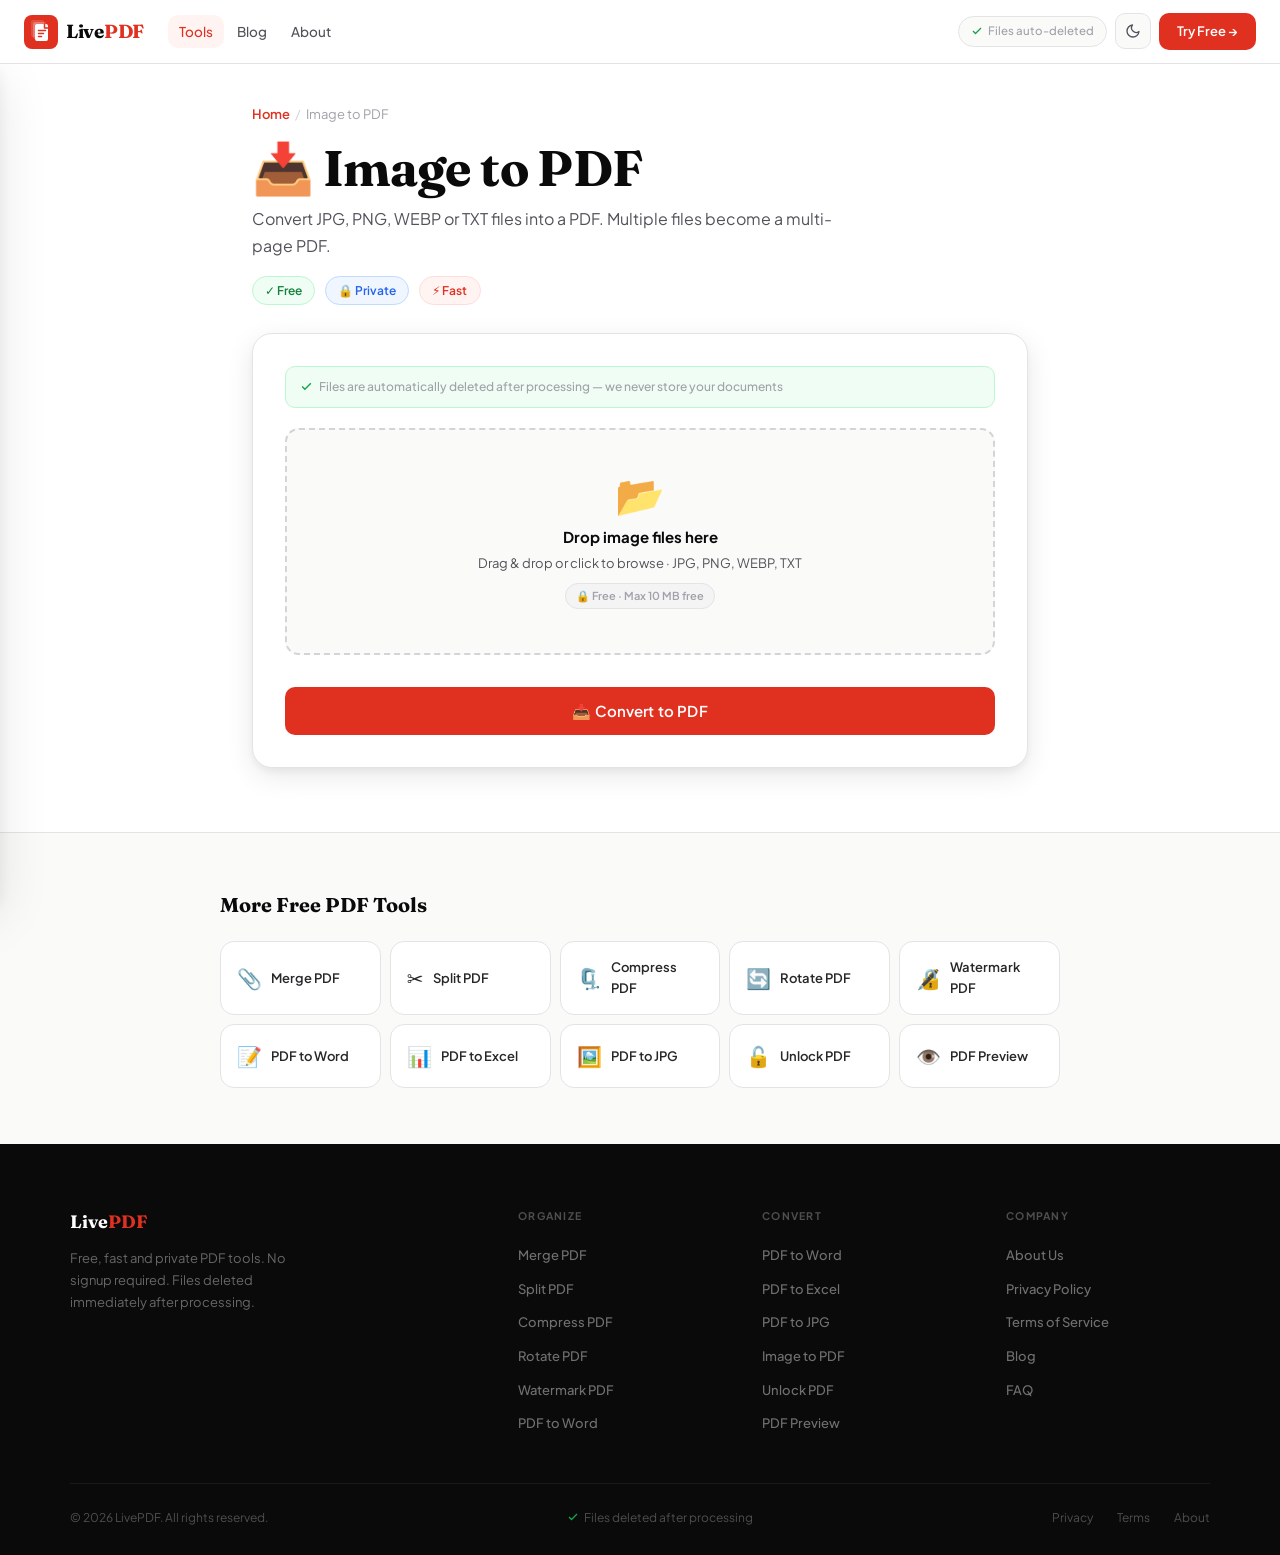
<file: jpg-to-pdf.html>
<!DOCTYPE html>
<html lang="en">
<head>
<meta charset="UTF-8">
<meta name="viewport" content="width=device-width, initial-scale=1.0">
<title>Image to PDF — LivePDF</title>
<meta name="description" content="Convert JPG PNG images to PDF free online.">
<meta name="robots" content="index,follow">
<meta name="theme-color" content="#E03020">
<meta property="og:type" content="website">
<meta property="og:title" content="Image to PDF — LivePDF">
<meta property="og:description" content="Convert JPG PNG images to PDF free online.">
<link rel="preconnect" href="https://fonts.googleapis.com">
<link href="https://fonts.googleapis.com/css2?family=Plus+Jakarta+Sans:wght@300;400;500;600;700;800&family=Fraunces:ital,wght@0,700;1,700&display=swap" rel="stylesheet">
<link rel="stylesheet" href="shared.css">

</head>
<body>
<nav class="nav">
  <a href="index.html" class="nav-logo"><svg class="nav-logo-icon" viewBox="0 0 34 34" fill="none">
  <rect width="34" height="34" rx="8" fill="#E03020"/>
  <rect x="7" y="5" width="13" height="17" rx="2" fill="white" opacity="0.15"/>
  <rect x="9" y="7" width="13" height="17" rx="2" fill="white" opacity="0.25"/>
  <rect x="11" y="9" width="13" height="17" rx="2" fill="white"/>
  <path d="M14.5 15.5h7M14.5 18.5h5M14.5 21.5h3" stroke="#E03020" stroke-width="1.5" stroke-linecap="round"/>
  <path d="M20.5 9v4h4" stroke="#E03020" stroke-width="1.5" stroke-linecap="round" stroke-linejoin="round"/>
</svg><span class="nav-logo-name">Live<em>PDF</em></span></a>
  <button class="hamburger" id="menuBtn" onclick="toggleMenu()" aria-label="Toggle menu"><span></span><span></span><span></span></button>
  <div class="nav-center">
    <a href="index.html#tools" class="active">Tools</a>
    <a href="blog.html" >Blog</a>
    <a href="about.html" >About</a>
  </div>
  <div class="nav-right">
    <span class="nav-delete-badge">
      <svg width="12" height="12" viewBox="0 0 24 24" fill="none" stroke="currentColor" stroke-width="2.5"><polyline points="20 6 9 17 4 12"/></svg>
      Files auto-deleted
    </span>
    <button class="nav-btn-dark" id="darkBtn" onclick="toggleDark()"></button>
    <a href="index.html#tools" class="nav-cta">Try Free →</a>
  </div>
</nav>
<div class="drawer-overlay" id="navOverlay" onclick="toggleMenu()"></div>
<div class="mobile-nav" id="mobileNav">
  <div class="mobile-nav-hdr"><span class="nav-logo-name">Live<em style="color:var(--brand)">PDF</em></span></div>
  <div class="mobile-nav-sep">All Tools</div>
  <a href="merge-pdf.html" onclick="toggleMenu()">📎 Merge PDF</a><a href="split-pdf.html" onclick="toggleMenu()">✂️ Split PDF</a><a href="compress-pdf.html" onclick="toggleMenu()">🗜️ Compress PDF</a><a href="rotate-pdf.html" onclick="toggleMenu()">🔄 Rotate PDF</a><a href="watermark-pdf.html" onclick="toggleMenu()">🔏 Watermark PDF</a><a href="pdf-to-word.html" onclick="toggleMenu()">📝 PDF to Word</a><a href="pdf-to-excel.html" onclick="toggleMenu()">📊 PDF to Excel</a><a href="pdf-to-jpg.html" onclick="toggleMenu()">🖼️ PDF to JPG</a><a href="jpg-to-pdf.html" onclick="toggleMenu()">📥 Image to PDF</a><a href="unlock-pdf.html" onclick="toggleMenu()">🔓 Unlock PDF</a><a href="pdf-preview.html" onclick="toggleMenu()">👁️ PDF Preview</a>
  <div class="mobile-nav-sep">Pages</div>
  <a href="blog.html" onclick="toggleMenu()">✍️ Blog</a>
  <a href="about.html" onclick="toggleMenu()">ℹ️ About</a>
  <a href="index.html#tools" onclick="toggleMenu()" class="mobile-nav-cta">← All Tools</a>
</div>
<div class="tool-hero">
  <div class="breadcrumb"><a href="index.html">Home</a><span class="breadcrumb-sep">/</span>Image to PDF</div>
  <h1 class="anim-up">📥 Image to PDF</h1>
  <p class="lead anim-up-1">Convert JPG, PNG, WEBP or TXT files into a PDF. Multiple files become a multi-page PDF.</p>
  <div class="tool-meta anim-up-2">
    <span class="tool-badge badge-free">✓ Free</span>
    <span class="tool-badge badge-secure">🔒 Private</span>
    <span class="tool-badge badge-fast">⚡ Fast</span>
  </div>
</div>
<div class="tool-main">
  <div class="tool-card anim-up-2">
    <div class="trust-strip">
  <svg width="13" height="13" viewBox="0 0 24 24" fill="none" stroke="currentColor" stroke-width="2.5"><polyline points="20 6 9 17 4 12"/></svg>
  Files are automatically deleted after processing — we never store your documents
</div>
    <div class="upload-zone" onclick="document.getElementById('fi-topdf').click()">
  <div class="uz-icon">📂</div>
  <div class="uz-title">Drop image files here</div>
  <div class="uz-sub">Drag &amp; drop or click to browse · JPG, PNG, WEBP, TXT</div>
  <div class="uz-badge">🔒 Free · Max 10 MB free</div>
  <input type="file" id="fi-topdf" class="file-input" multiple accept=".jpg,.jpeg,.png,.webp,.txt" onchange="handleFiles('topdf',this)">
</div>
<div class="file-chips" id="fl-topdf"></div>
<div id="ocr-hint-topdf"></div>
<div class="progress-wrap" id="pw-topdf">
  <div class="progress-bar-track"><div class="progress-bar-fill" id="pb-topdf"></div></div>
  <div class="progress-label" id="pl-topdf">Processing…</div>
</div>
<button class="action-btn" id="btn-topdf" onclick="runToPdf()">📥 Convert to PDF</button>
<div class="result-box" id="rb-topdf"><p id="rb-topdf-msg"></p></div>
  </div>
</div>
<div class="related-tools">
  <div class="related-inner">
    <h3>More Free PDF Tools</h3>
    <div class="tools-mini-grid"><a href="merge-pdf.html" class="mini-card"><span class="mini-card-icon">📎</span>Merge PDF</a><a href="split-pdf.html" class="mini-card"><span class="mini-card-icon">✂️</span>Split PDF</a><a href="compress-pdf.html" class="mini-card"><span class="mini-card-icon">🗜️</span>Compress PDF</a><a href="rotate-pdf.html" class="mini-card"><span class="mini-card-icon">🔄</span>Rotate PDF</a><a href="watermark-pdf.html" class="mini-card"><span class="mini-card-icon">🔏</span>Watermark PDF</a><a href="pdf-to-word.html" class="mini-card"><span class="mini-card-icon">📝</span>PDF to Word</a><a href="pdf-to-excel.html" class="mini-card"><span class="mini-card-icon">📊</span>PDF to Excel</a><a href="pdf-to-jpg.html" class="mini-card"><span class="mini-card-icon">🖼️</span>PDF to JPG</a><a href="unlock-pdf.html" class="mini-card"><span class="mini-card-icon">🔓</span>Unlock PDF</a><a href="pdf-preview.html" class="mini-card"><span class="mini-card-icon">👁️</span>PDF Preview</a></div>
  </div>
</div>
<footer>
  <div class="footer-inner">
    <div class="footer-grid">
      <div class="footer-brand">
        <div class="footer-brand-logo">Live<em>PDF</em></div>
        <p>Free, fast and private PDF tools. No signup required. Files deleted immediately after processing.</p>
      </div>
      <div class="footer-col"><div class="footer-col-head">Organize</div><ul><li><a href="merge-pdf.html">Merge PDF</a></li><li><a href="split-pdf.html">Split PDF</a></li><li><a href="compress-pdf.html">Compress PDF</a></li><li><a href="rotate-pdf.html">Rotate PDF</a></li><li><a href="watermark-pdf.html">Watermark PDF</a></li><li><a href="pdf-to-word.html">PDF to Word</a></li></ul></div>
      <div class="footer-col"><div class="footer-col-head">Convert</div><ul><li><a href="pdf-to-word.html">PDF to Word</a></li><li><a href="pdf-to-excel.html">PDF to Excel</a></li><li><a href="pdf-to-jpg.html">PDF to JPG</a></li><li><a href="jpg-to-pdf.html">Image to PDF</a></li><li><a href="unlock-pdf.html">Unlock PDF</a></li><li><a href="pdf-preview.html">PDF Preview</a></li></ul></div>
      <div class="footer-col"><div class="footer-col-head">Company</div><ul>
        <li><a href="about.html">About Us</a></li>
        <li><a href="about.html#privacy">Privacy Policy</a></li>
        <li><a href="about.html#terms">Terms of Service</a></li>
        <li><a href="blog.html">Blog</a></li>
        <li><a href="index.html#faq">FAQ</a></li>
      </ul></div>
    </div>
    <hr class="footer-hr">
    <div class="footer-bottom">
      <span>© 2026 LivePDF. All rights reserved.</span>
      <div class="footer-trust">
        <svg width="12" height="12" viewBox="0 0 24 24" fill="none" stroke="currentColor" stroke-width="2.5"><polyline points="20 6 9 17 4 12"/></svg>
        Files deleted after processing
      </div>
      <div class="footer-bottom-links">
        <a href="about.html#privacy">Privacy</a>
        <a href="about.html#terms">Terms</a>
        <a href="about.html">About</a>
      </div>
    </div>
  </div>
</footer>
<script src="config.js"></script><script src="shared.js"></script><script>
async function runToPdf(){
  const f=fileStore["topdf"];if(!f||!f[0]){alert("Select at least one image.");return;}
  setBtnState("topdf",true);
  try{const fd=new FormData();f.forEach(x=>fd.append("files",x));
  const r=await callAPI("/jpg-to-pdf",fd,"topdf","Converting…");
  downloadBlob(await r.blob(),"converted.pdf");hideProgress("topdf");showResult("topdf","Images converted to PDF! Downloading…");
  }catch(e){hideProgress("topdf");showResult("topdf",e.message,true);}setBtnState("topdf",false,"Convert to PDF");}
</script></body></html>
</file>
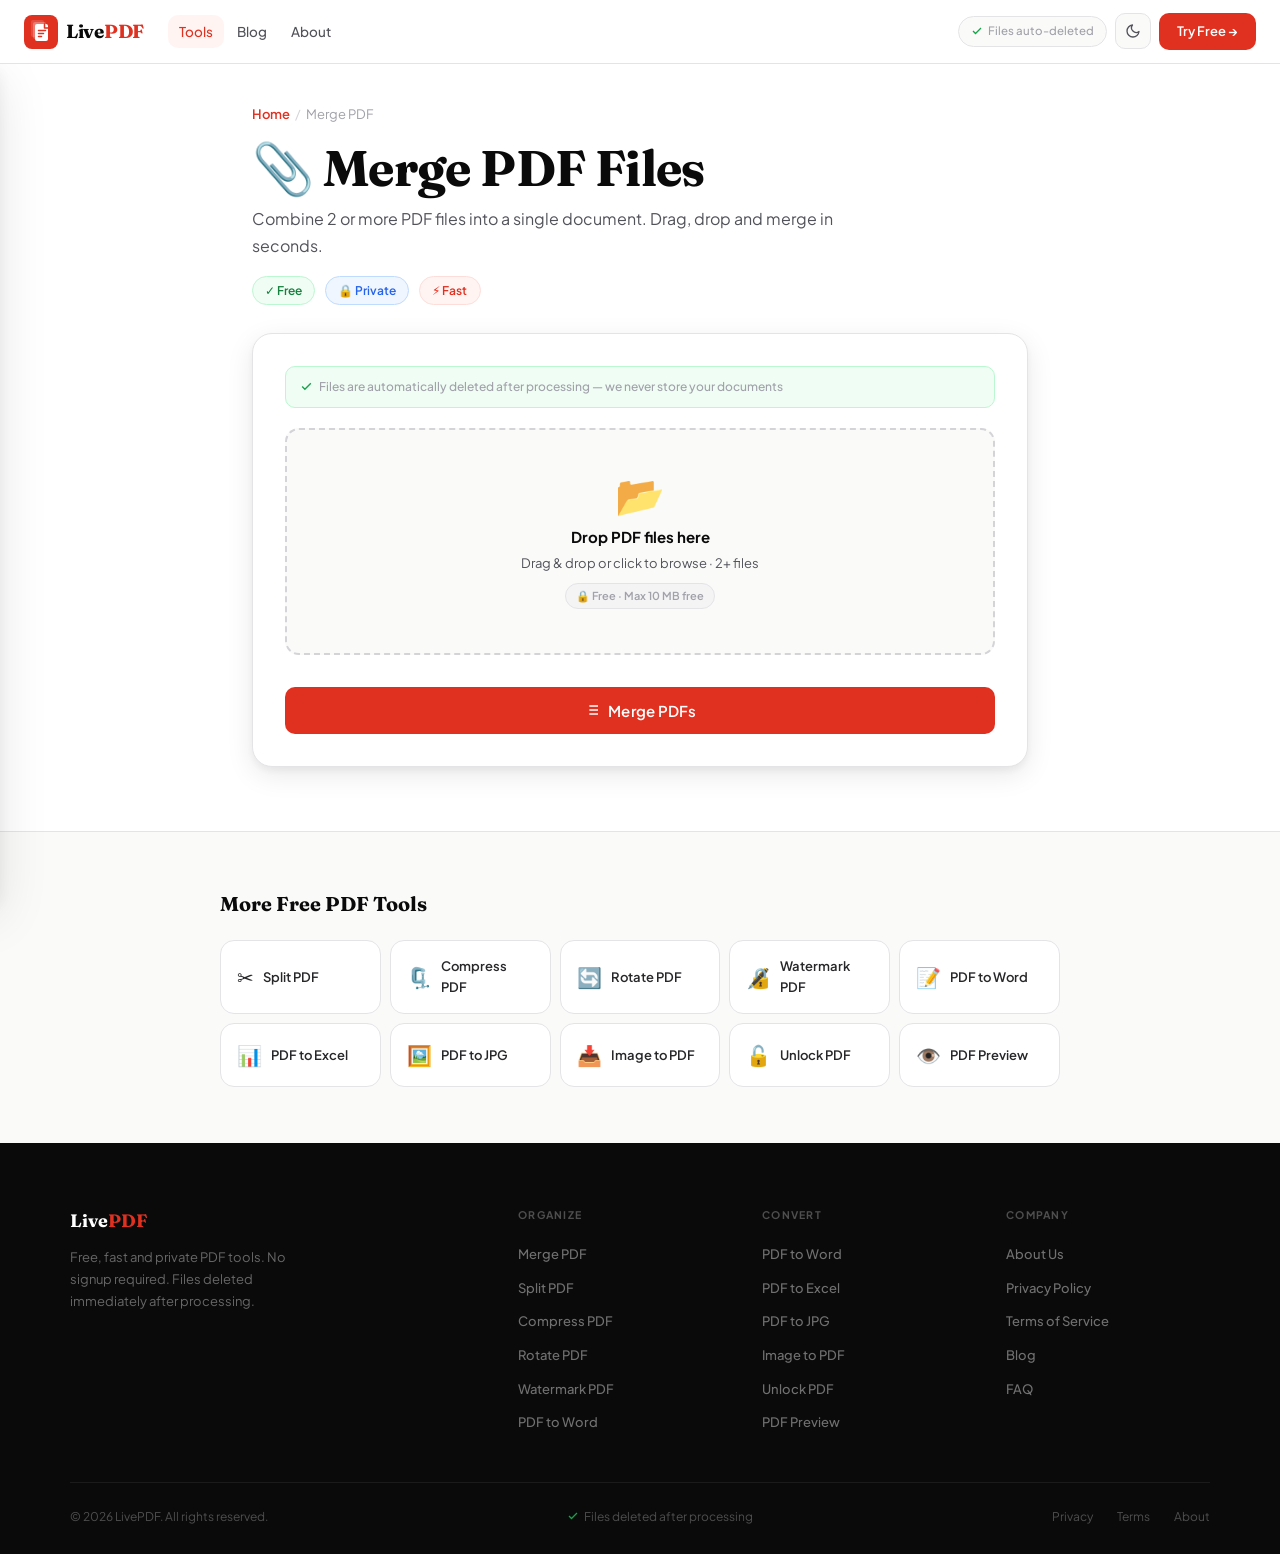
<file: merge-pdf.html>
<!DOCTYPE html>
<html lang="en">
<head>
<meta charset="UTF-8">
<meta name="viewport" content="width=device-width, initial-scale=1.0">
<title>Merge PDF — LivePDF</title>
<meta name="description" content="Combine multiple PDF files into one document free online.">
<meta name="robots" content="index,follow">
<meta name="theme-color" content="#E03020">
<meta property="og:type" content="website">
<meta property="og:title" content="Merge PDF — LivePDF">
<meta property="og:description" content="Combine multiple PDF files into one document free online.">
<link rel="preconnect" href="https://fonts.googleapis.com">
<link href="https://fonts.googleapis.com/css2?family=Plus+Jakarta+Sans:wght@300;400;500;600;700;800&family=Fraunces:ital,wght@0,700;1,700&display=swap" rel="stylesheet">
<link rel="stylesheet" href="shared.css">

</head>
<body>
<nav class="nav">
  <a href="index.html" class="nav-logo"><svg class="nav-logo-icon" viewBox="0 0 34 34" fill="none">
  <rect width="34" height="34" rx="8" fill="#E03020"/>
  <rect x="7" y="5" width="13" height="17" rx="2" fill="white" opacity="0.15"/>
  <rect x="9" y="7" width="13" height="17" rx="2" fill="white" opacity="0.25"/>
  <rect x="11" y="9" width="13" height="17" rx="2" fill="white"/>
  <path d="M14.5 15.5h7M14.5 18.5h5M14.5 21.5h3" stroke="#E03020" stroke-width="1.5" stroke-linecap="round"/>
  <path d="M20.5 9v4h4" stroke="#E03020" stroke-width="1.5" stroke-linecap="round" stroke-linejoin="round"/>
</svg><span class="nav-logo-name">Live<em>PDF</em></span></a>
  <button class="hamburger" id="menuBtn" onclick="toggleMenu()" aria-label="Toggle menu"><span></span><span></span><span></span></button>
  <div class="nav-center">
    <a href="index.html#tools" class="active">Tools</a>
    <a href="blog.html" >Blog</a>
    <a href="about.html" >About</a>
  </div>
  <div class="nav-right">
    <span class="nav-delete-badge">
      <svg width="12" height="12" viewBox="0 0 24 24" fill="none" stroke="currentColor" stroke-width="2.5"><polyline points="20 6 9 17 4 12"/></svg>
      Files auto-deleted
    </span>
    <button class="nav-btn-dark" id="darkBtn" onclick="toggleDark()"></button>
    <a href="index.html#tools" class="nav-cta">Try Free →</a>
  </div>
</nav>
<div class="drawer-overlay" id="navOverlay" onclick="toggleMenu()"></div>
<div class="mobile-nav" id="mobileNav">
  <div class="mobile-nav-hdr"><span class="nav-logo-name">Live<em style="color:var(--brand)">PDF</em></span></div>
  <div class="mobile-nav-sep">All Tools</div>
  <a href="merge-pdf.html" onclick="toggleMenu()">📎 Merge PDF</a><a href="split-pdf.html" onclick="toggleMenu()">✂️ Split PDF</a><a href="compress-pdf.html" onclick="toggleMenu()">🗜️ Compress PDF</a><a href="rotate-pdf.html" onclick="toggleMenu()">🔄 Rotate PDF</a><a href="watermark-pdf.html" onclick="toggleMenu()">🔏 Watermark PDF</a><a href="pdf-to-word.html" onclick="toggleMenu()">📝 PDF to Word</a><a href="pdf-to-excel.html" onclick="toggleMenu()">📊 PDF to Excel</a><a href="pdf-to-jpg.html" onclick="toggleMenu()">🖼️ PDF to JPG</a><a href="jpg-to-pdf.html" onclick="toggleMenu()">📥 Image to PDF</a><a href="unlock-pdf.html" onclick="toggleMenu()">🔓 Unlock PDF</a><a href="pdf-preview.html" onclick="toggleMenu()">👁️ PDF Preview</a>
  <div class="mobile-nav-sep">Pages</div>
  <a href="blog.html" onclick="toggleMenu()">✍️ Blog</a>
  <a href="about.html" onclick="toggleMenu()">ℹ️ About</a>
  <a href="index.html#tools" onclick="toggleMenu()" class="mobile-nav-cta">← All Tools</a>
</div>
<div class="tool-hero">
  <div class="breadcrumb"><a href="index.html">Home</a><span class="breadcrumb-sep">/</span>Merge PDF</div>
  <h1 class="anim-up">📎 Merge PDF Files</h1>
  <p class="lead anim-up-1">Combine 2 or more PDF files into a single document. Drag, drop and merge in seconds.</p>
  <div class="tool-meta anim-up-2">
    <span class="tool-badge badge-free">✓ Free</span>
    <span class="tool-badge badge-secure">🔒 Private</span>
    <span class="tool-badge badge-fast">⚡ Fast</span>
  </div>
</div>
<div class="tool-main">
  <div class="tool-card anim-up-2">
    <div class="trust-strip">
  <svg width="13" height="13" viewBox="0 0 24 24" fill="none" stroke="currentColor" stroke-width="2.5"><polyline points="20 6 9 17 4 12"/></svg>
  Files are automatically deleted after processing — we never store your documents
</div>
    <div class="upload-zone" onclick="document.getElementById('fi-merge').click()">
  <div class="uz-icon">📂</div>
  <div class="uz-title">Drop PDF files here</div>
  <div class="uz-sub">Drag &amp; drop or click to browse · 2+ files</div>
  <div class="uz-badge">🔒 Free · Max 10 MB free</div>
  <input type="file" id="fi-merge" class="file-input" multiple accept=".pdf" onchange="handleFiles('merge',this)">
</div>
<div class="file-chips" id="fl-merge"></div>
<div id="ocr-hint-merge"></div>
<div class="progress-wrap" id="pw-merge">
  <div class="progress-bar-track"><div class="progress-bar-fill" id="pb-merge"></div></div>
  <div class="progress-label" id="pl-merge">Processing…</div>
</div>
<button class="action-btn" id="btn-merge" onclick="runMerge()">
  <svg width="16" height="16" viewBox="0 0 24 24" fill="none" stroke="currentColor" stroke-width="2.5"><path d="M8 6H21M8 12H21M8 18H21M3 6h.01M3 12h.01M3 18h.01"/></svg>
  Merge PDFs
</button>
<div class="result-box" id="rb-merge"><p id="rb-merge-msg"></p></div>
  </div>
</div>
<div class="related-tools">
  <div class="related-inner">
    <h3>More Free PDF Tools</h3>
    <div class="tools-mini-grid"><a href="split-pdf.html" class="mini-card"><span class="mini-card-icon">✂️</span>Split PDF</a><a href="compress-pdf.html" class="mini-card"><span class="mini-card-icon">🗜️</span>Compress PDF</a><a href="rotate-pdf.html" class="mini-card"><span class="mini-card-icon">🔄</span>Rotate PDF</a><a href="watermark-pdf.html" class="mini-card"><span class="mini-card-icon">🔏</span>Watermark PDF</a><a href="pdf-to-word.html" class="mini-card"><span class="mini-card-icon">📝</span>PDF to Word</a><a href="pdf-to-excel.html" class="mini-card"><span class="mini-card-icon">📊</span>PDF to Excel</a><a href="pdf-to-jpg.html" class="mini-card"><span class="mini-card-icon">🖼️</span>PDF to JPG</a><a href="jpg-to-pdf.html" class="mini-card"><span class="mini-card-icon">📥</span>Image to PDF</a><a href="unlock-pdf.html" class="mini-card"><span class="mini-card-icon">🔓</span>Unlock PDF</a><a href="pdf-preview.html" class="mini-card"><span class="mini-card-icon">👁️</span>PDF Preview</a></div>
  </div>
</div>
<footer>
  <div class="footer-inner">
    <div class="footer-grid">
      <div class="footer-brand">
        <div class="footer-brand-logo">Live<em>PDF</em></div>
        <p>Free, fast and private PDF tools. No signup required. Files deleted immediately after processing.</p>
      </div>
      <div class="footer-col"><div class="footer-col-head">Organize</div><ul><li><a href="merge-pdf.html">Merge PDF</a></li><li><a href="split-pdf.html">Split PDF</a></li><li><a href="compress-pdf.html">Compress PDF</a></li><li><a href="rotate-pdf.html">Rotate PDF</a></li><li><a href="watermark-pdf.html">Watermark PDF</a></li><li><a href="pdf-to-word.html">PDF to Word</a></li></ul></div>
      <div class="footer-col"><div class="footer-col-head">Convert</div><ul><li><a href="pdf-to-word.html">PDF to Word</a></li><li><a href="pdf-to-excel.html">PDF to Excel</a></li><li><a href="pdf-to-jpg.html">PDF to JPG</a></li><li><a href="jpg-to-pdf.html">Image to PDF</a></li><li><a href="unlock-pdf.html">Unlock PDF</a></li><li><a href="pdf-preview.html">PDF Preview</a></li></ul></div>
      <div class="footer-col"><div class="footer-col-head">Company</div><ul>
        <li><a href="about.html">About Us</a></li>
        <li><a href="about.html#privacy">Privacy Policy</a></li>
        <li><a href="about.html#terms">Terms of Service</a></li>
        <li><a href="blog.html">Blog</a></li>
        <li><a href="index.html#faq">FAQ</a></li>
      </ul></div>
    </div>
    <hr class="footer-hr">
    <div class="footer-bottom">
      <span>© 2026 LivePDF. All rights reserved.</span>
      <div class="footer-trust">
        <svg width="12" height="12" viewBox="0 0 24 24" fill="none" stroke="currentColor" stroke-width="2.5"><polyline points="20 6 9 17 4 12"/></svg>
        Files deleted after processing
      </div>
      <div class="footer-bottom-links">
        <a href="about.html#privacy">Privacy</a>
        <a href="about.html#terms">Terms</a>
        <a href="about.html">About</a>
      </div>
    </div>
  </div>
</footer>
<script src="config.js"></script><script src="shared.js"></script><script>
async function runMerge(){
  const f=fileStore["merge"];
  if(!f||f.length<2){alert("Select at least 2 PDF files.");return;}
  setBtnState("merge",true);
  try{
    const fd=new FormData();f.forEach(x=>fd.append("files",x));
    const r=await callAPI("/merge-pdf",fd,"merge","Merging PDFs…");
    downloadBlob(await r.blob(),"merged.pdf");
    hideProgress("merge");showResult("merge","PDFs merged! Downloading…");
  }catch(e){hideProgress("merge");showResult("merge",e.message,true);}
  setBtnState("merge",false,"Merge PDFs");
}
</script></body></html>
</file>
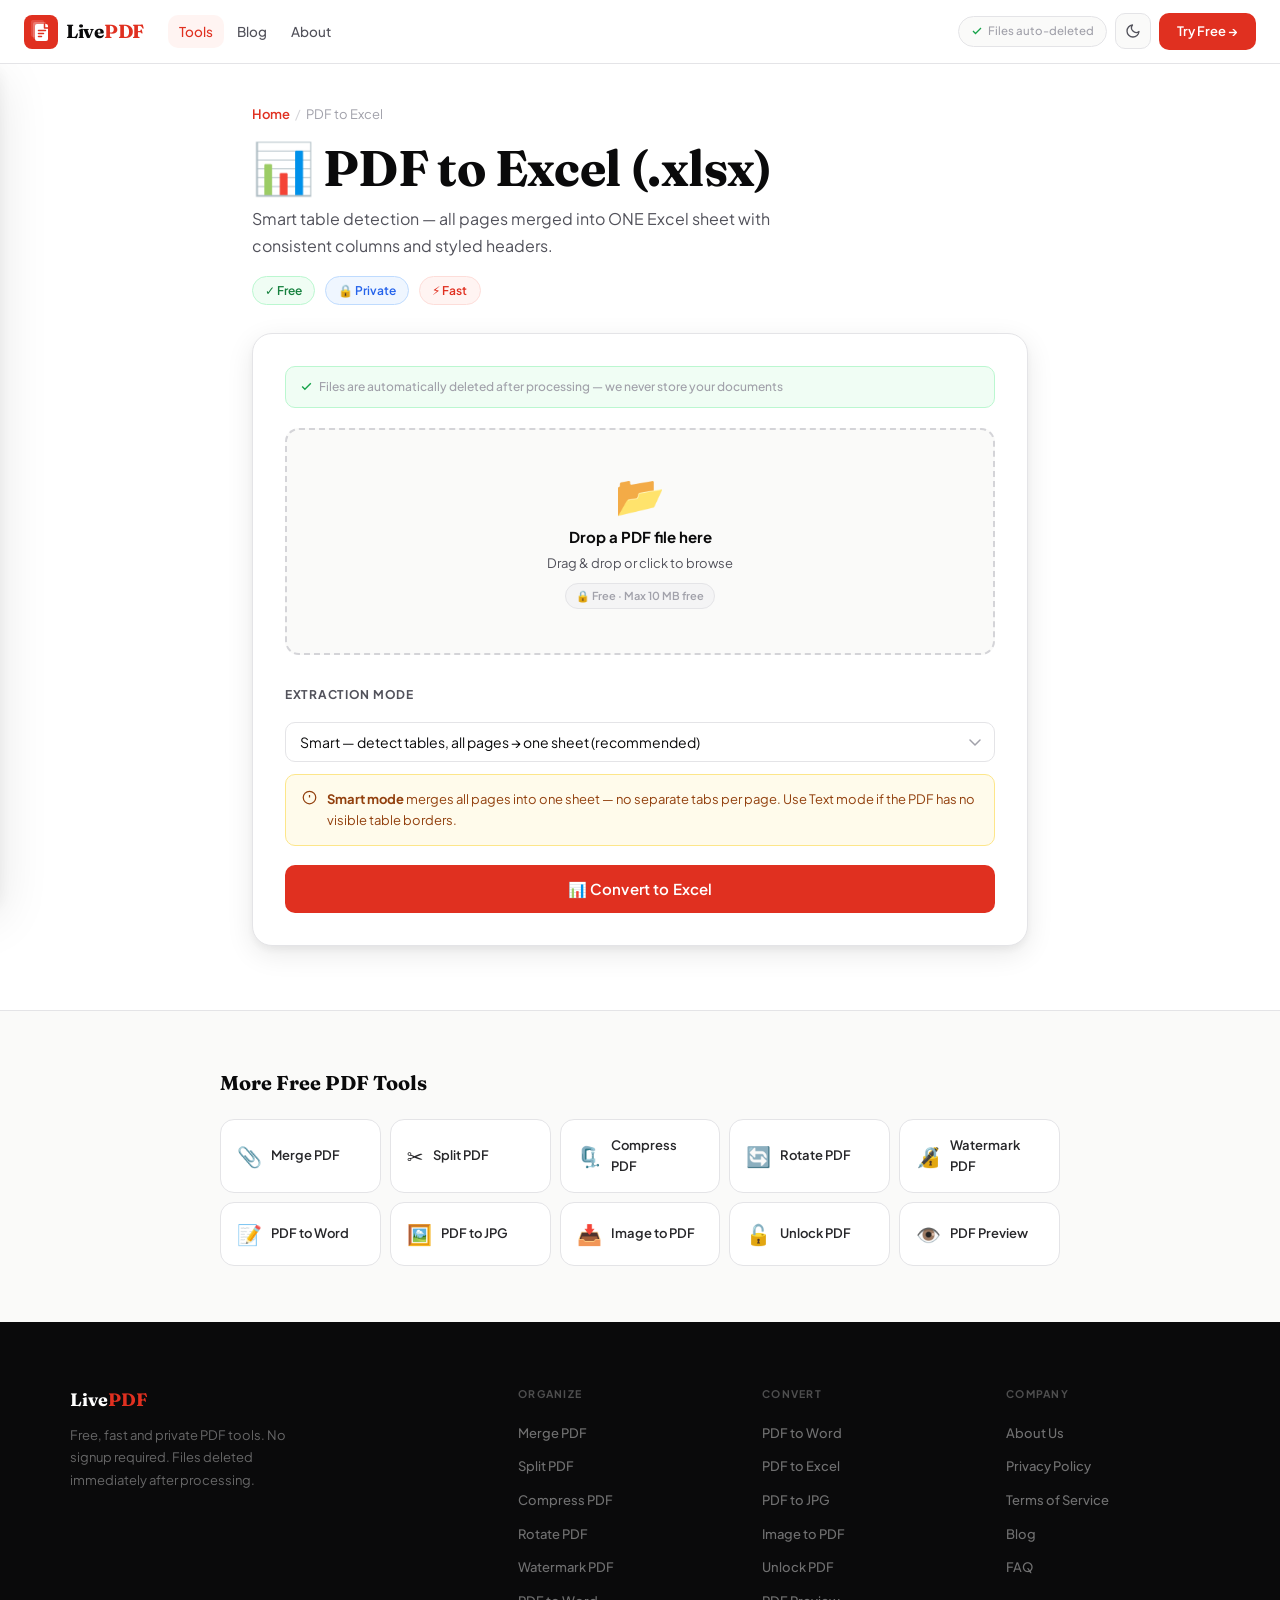
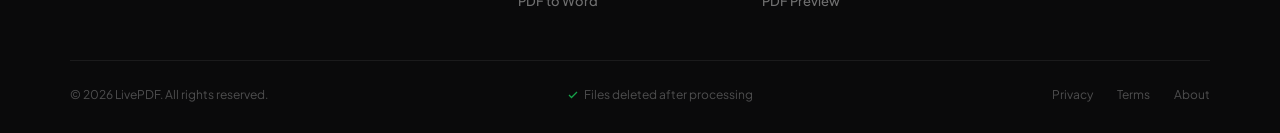
<file: pdf-to-excel.html>
<!DOCTYPE html>
<html lang="en">
<head>
<meta charset="UTF-8">
<meta name="viewport" content="width=device-width, initial-scale=1.0">
<title>PDF to Excel — LivePDF</title>
<meta name="description" content="Extract PDF tables to Excel .xlsx free. Smart single-sheet output.">
<meta name="robots" content="index,follow">
<meta name="theme-color" content="#E03020">
<meta property="og:type" content="website">
<meta property="og:title" content="PDF to Excel — LivePDF">
<meta property="og:description" content="Extract PDF tables to Excel .xlsx free. Smart single-sheet output.">
<link rel="preconnect" href="https://fonts.googleapis.com">
<link href="https://fonts.googleapis.com/css2?family=Plus+Jakarta+Sans:wght@300;400;500;600;700;800&family=Fraunces:ital,wght@0,700;1,700&display=swap" rel="stylesheet">
<link rel="stylesheet" href="shared.css">

</head>
<body>
<nav class="nav">
  <a href="index.html" class="nav-logo"><svg class="nav-logo-icon" viewBox="0 0 34 34" fill="none">
  <rect width="34" height="34" rx="8" fill="#E03020"/>
  <rect x="7" y="5" width="13" height="17" rx="2" fill="white" opacity="0.15"/>
  <rect x="9" y="7" width="13" height="17" rx="2" fill="white" opacity="0.25"/>
  <rect x="11" y="9" width="13" height="17" rx="2" fill="white"/>
  <path d="M14.5 15.5h7M14.5 18.5h5M14.5 21.5h3" stroke="#E03020" stroke-width="1.5" stroke-linecap="round"/>
  <path d="M20.5 9v4h4" stroke="#E03020" stroke-width="1.5" stroke-linecap="round" stroke-linejoin="round"/>
</svg><span class="nav-logo-name">Live<em>PDF</em></span></a>
  <button class="hamburger" id="menuBtn" onclick="toggleMenu()" aria-label="Toggle menu"><span></span><span></span><span></span></button>
  <div class="nav-center">
    <a href="index.html#tools" class="active">Tools</a>
    <a href="blog.html" >Blog</a>
    <a href="about.html" >About</a>
  </div>
  <div class="nav-right">
    <span class="nav-delete-badge">
      <svg width="12" height="12" viewBox="0 0 24 24" fill="none" stroke="currentColor" stroke-width="2.5"><polyline points="20 6 9 17 4 12"/></svg>
      Files auto-deleted
    </span>
    <button class="nav-btn-dark" id="darkBtn" onclick="toggleDark()"></button>
    <a href="index.html#tools" class="nav-cta">Try Free →</a>
  </div>
</nav>
<div class="drawer-overlay" id="navOverlay" onclick="toggleMenu()"></div>
<div class="mobile-nav" id="mobileNav">
  <div class="mobile-nav-hdr"><span class="nav-logo-name">Live<em style="color:var(--brand)">PDF</em></span></div>
  <div class="mobile-nav-sep">All Tools</div>
  <a href="merge-pdf.html" onclick="toggleMenu()">📎 Merge PDF</a><a href="split-pdf.html" onclick="toggleMenu()">✂️ Split PDF</a><a href="compress-pdf.html" onclick="toggleMenu()">🗜️ Compress PDF</a><a href="rotate-pdf.html" onclick="toggleMenu()">🔄 Rotate PDF</a><a href="watermark-pdf.html" onclick="toggleMenu()">🔏 Watermark PDF</a><a href="pdf-to-word.html" onclick="toggleMenu()">📝 PDF to Word</a><a href="pdf-to-excel.html" onclick="toggleMenu()">📊 PDF to Excel</a><a href="pdf-to-jpg.html" onclick="toggleMenu()">🖼️ PDF to JPG</a><a href="jpg-to-pdf.html" onclick="toggleMenu()">📥 Image to PDF</a><a href="unlock-pdf.html" onclick="toggleMenu()">🔓 Unlock PDF</a><a href="pdf-preview.html" onclick="toggleMenu()">👁️ PDF Preview</a>
  <div class="mobile-nav-sep">Pages</div>
  <a href="blog.html" onclick="toggleMenu()">✍️ Blog</a>
  <a href="about.html" onclick="toggleMenu()">ℹ️ About</a>
  <a href="index.html#tools" onclick="toggleMenu()" class="mobile-nav-cta">← All Tools</a>
</div>
<div class="tool-hero">
  <div class="breadcrumb"><a href="index.html">Home</a><span class="breadcrumb-sep">/</span>PDF to Excel</div>
  <h1 class="anim-up">📊 PDF to Excel (.xlsx)</h1>
  <p class="lead anim-up-1">Smart table detection — all pages merged into ONE Excel sheet with consistent columns and styled headers.</p>
  <div class="tool-meta anim-up-2">
    <span class="tool-badge badge-free">✓ Free</span>
    <span class="tool-badge badge-secure">🔒 Private</span>
    <span class="tool-badge badge-fast">⚡ Fast</span>
  </div>
</div>
<div class="tool-main">
  <div class="tool-card anim-up-2">
    <div class="trust-strip">
  <svg width="13" height="13" viewBox="0 0 24 24" fill="none" stroke="currentColor" stroke-width="2.5"><polyline points="20 6 9 17 4 12"/></svg>
  Files are automatically deleted after processing — we never store your documents
</div>
    <div class="upload-zone" onclick="document.getElementById('fi-toexcel').click()">
  <div class="uz-icon">📂</div>
  <div class="uz-title">Drop a PDF file here</div>
  <div class="uz-sub">Drag &amp; drop or click to browse</div>
  <div class="uz-badge">🔒 Free · Max 10 MB free</div>
  <input type="file" id="fi-toexcel" class="file-input"  accept=".pdf" onchange="handleFiles('toexcel',this)">
</div>
<div class="file-chips" id="fl-toexcel"></div>
<div id="ocr-hint-toexcel"></div>
<label class="f-label">Extraction mode</label>
<select class="sel-field" id="excel-mode">
  <option value="smart">Smart — detect tables, all pages → one sheet (recommended)</option>
  <option value="tables">Table mode — structured tables only</option>
  <option value="text">Text mode — all text line by line</option>
</select>
<div class="notice-info" style="margin-top:.75rem">
  <svg width="15" height="15" viewBox="0 0 24 24" fill="none" stroke="currentColor" stroke-width="2"><circle cx="12" cy="12" r="10"/><line x1="12" y1="8" x2="12" y2="12"/><line x1="12" y1="16" x2="12.01" y2="16"/></svg>
  <span><strong>Smart mode</strong> merges all pages into one sheet — no separate tabs per page. Use Text mode if the PDF has no visible table borders.</span>
</div>
<div class="progress-wrap" id="pw-toexcel">
  <div class="progress-bar-track"><div class="progress-bar-fill" id="pb-toexcel"></div></div>
  <div class="progress-label" id="pl-toexcel">Processing…</div>
</div>
<button class="action-btn" id="btn-toexcel" onclick="runToExcel()">📊 Convert to Excel</button>
<div class="result-box" id="rb-toexcel"><p id="rb-toexcel-msg"></p></div>
  </div>
</div>
<div class="related-tools">
  <div class="related-inner">
    <h3>More Free PDF Tools</h3>
    <div class="tools-mini-grid"><a href="merge-pdf.html" class="mini-card"><span class="mini-card-icon">📎</span>Merge PDF</a><a href="split-pdf.html" class="mini-card"><span class="mini-card-icon">✂️</span>Split PDF</a><a href="compress-pdf.html" class="mini-card"><span class="mini-card-icon">🗜️</span>Compress PDF</a><a href="rotate-pdf.html" class="mini-card"><span class="mini-card-icon">🔄</span>Rotate PDF</a><a href="watermark-pdf.html" class="mini-card"><span class="mini-card-icon">🔏</span>Watermark PDF</a><a href="pdf-to-word.html" class="mini-card"><span class="mini-card-icon">📝</span>PDF to Word</a><a href="pdf-to-jpg.html" class="mini-card"><span class="mini-card-icon">🖼️</span>PDF to JPG</a><a href="jpg-to-pdf.html" class="mini-card"><span class="mini-card-icon">📥</span>Image to PDF</a><a href="unlock-pdf.html" class="mini-card"><span class="mini-card-icon">🔓</span>Unlock PDF</a><a href="pdf-preview.html" class="mini-card"><span class="mini-card-icon">👁️</span>PDF Preview</a></div>
  </div>
</div>
<footer>
  <div class="footer-inner">
    <div class="footer-grid">
      <div class="footer-brand">
        <div class="footer-brand-logo">Live<em>PDF</em></div>
        <p>Free, fast and private PDF tools. No signup required. Files deleted immediately after processing.</p>
      </div>
      <div class="footer-col"><div class="footer-col-head">Organize</div><ul><li><a href="merge-pdf.html">Merge PDF</a></li><li><a href="split-pdf.html">Split PDF</a></li><li><a href="compress-pdf.html">Compress PDF</a></li><li><a href="rotate-pdf.html">Rotate PDF</a></li><li><a href="watermark-pdf.html">Watermark PDF</a></li><li><a href="pdf-to-word.html">PDF to Word</a></li></ul></div>
      <div class="footer-col"><div class="footer-col-head">Convert</div><ul><li><a href="pdf-to-word.html">PDF to Word</a></li><li><a href="pdf-to-excel.html">PDF to Excel</a></li><li><a href="pdf-to-jpg.html">PDF to JPG</a></li><li><a href="jpg-to-pdf.html">Image to PDF</a></li><li><a href="unlock-pdf.html">Unlock PDF</a></li><li><a href="pdf-preview.html">PDF Preview</a></li></ul></div>
      <div class="footer-col"><div class="footer-col-head">Company</div><ul>
        <li><a href="about.html">About Us</a></li>
        <li><a href="about.html#privacy">Privacy Policy</a></li>
        <li><a href="about.html#terms">Terms of Service</a></li>
        <li><a href="blog.html">Blog</a></li>
        <li><a href="index.html#faq">FAQ</a></li>
      </ul></div>
    </div>
    <hr class="footer-hr">
    <div class="footer-bottom">
      <span>© 2026 LivePDF. All rights reserved.</span>
      <div class="footer-trust">
        <svg width="12" height="12" viewBox="0 0 24 24" fill="none" stroke="currentColor" stroke-width="2.5"><polyline points="20 6 9 17 4 12"/></svg>
        Files deleted after processing
      </div>
      <div class="footer-bottom-links">
        <a href="about.html#privacy">Privacy</a>
        <a href="about.html#terms">Terms</a>
        <a href="about.html">About</a>
      </div>
    </div>
  </div>
</footer>
<script src="config.js"></script><script src="shared.js"></script><script>
async function runToExcel(){
  const f=fileStore["toexcel"];if(!f||!f[0]){alert("Select a PDF.");return;}
  setBtnState("toexcel",true);
  try{const fd=new FormData();fd.append("file",f[0]);fd.append("mode",document.getElementById("excel-mode").value);
  const r=await callAPI("/pdf-to-excel",fd,"toexcel","Extracting tables…");
  downloadBlob(await r.blob(),f[0].name.replace(/[.]pdf$/i,".xlsx"));hideProgress("toexcel");showResult("toexcel","Converted to Excel! Downloading…");
  }catch(e){hideProgress("toexcel");showResult("toexcel",e.message,true);}setBtnState("toexcel",false,"Convert to Excel");}
</script></body></html>
</file>
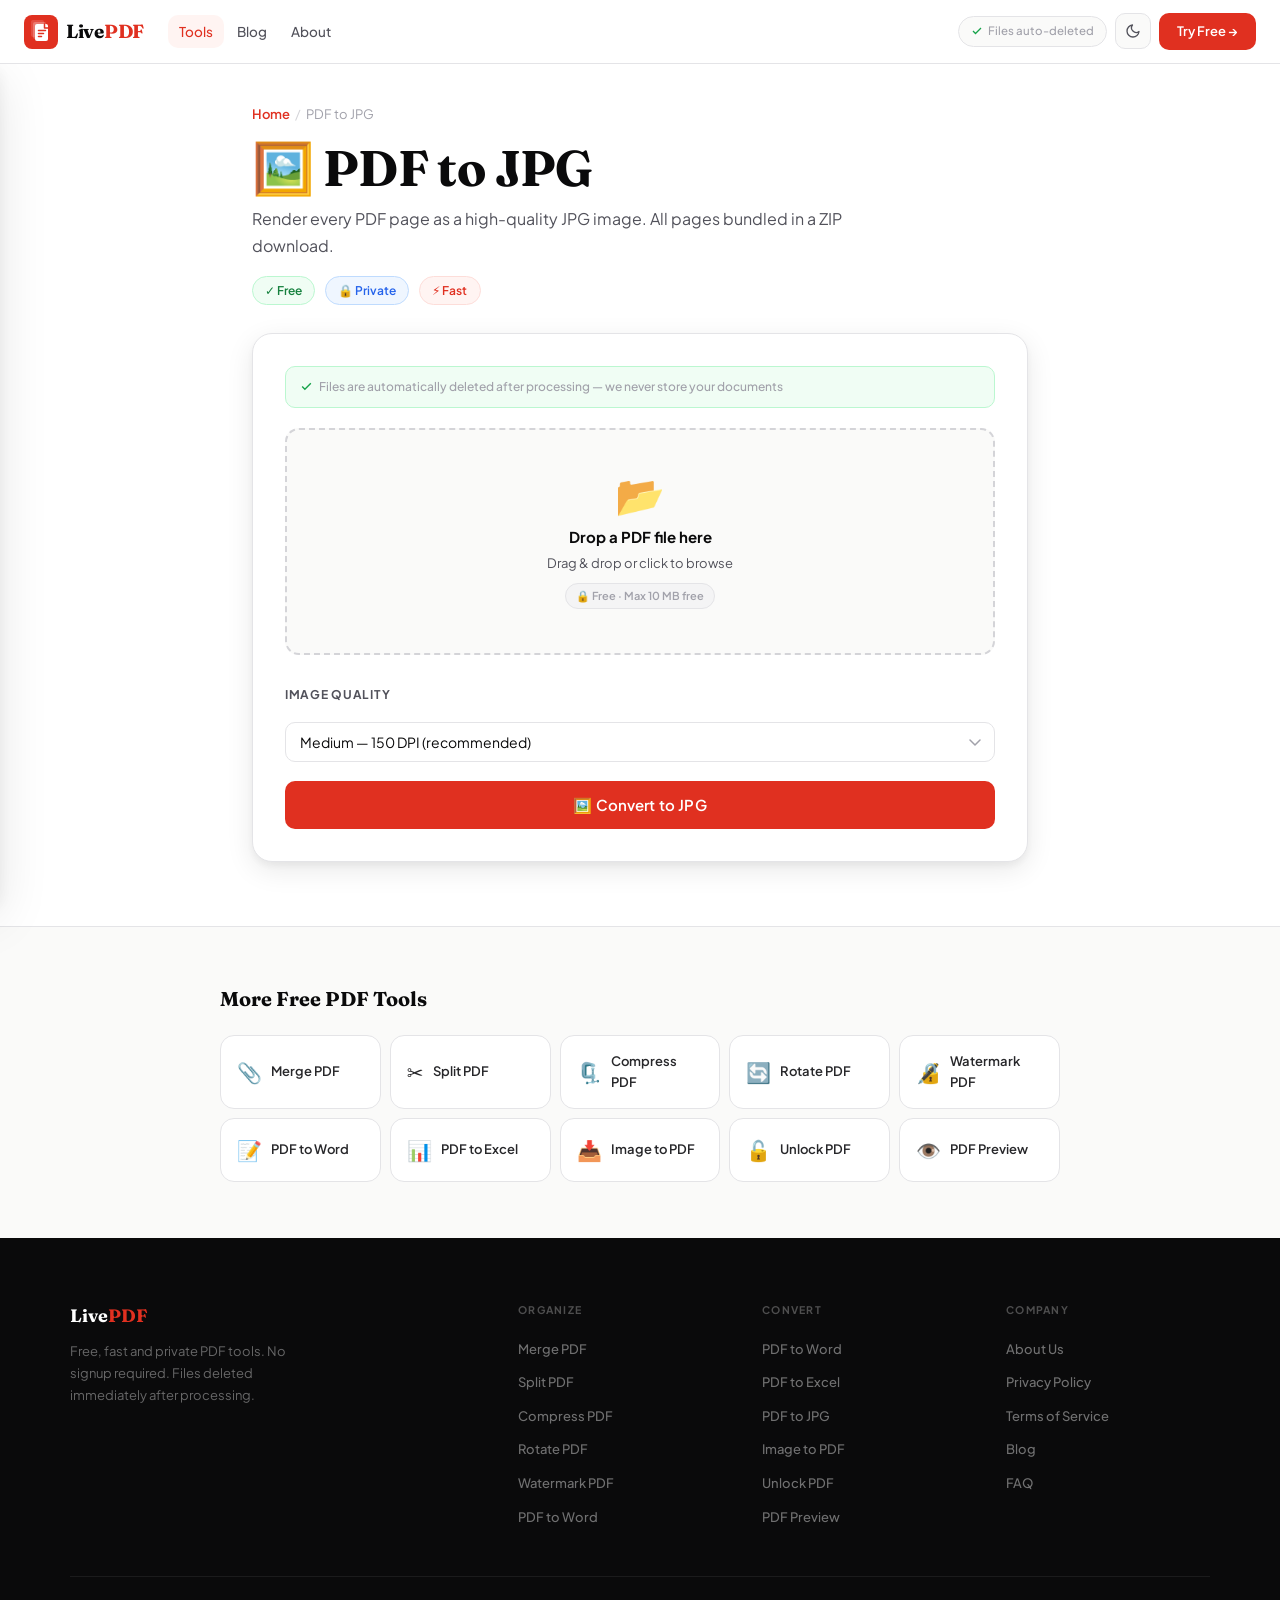
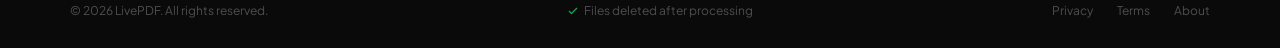
<file: pdf-to-jpg.html>
<!DOCTYPE html>
<html lang="en">
<head>
<meta charset="UTF-8">
<meta name="viewport" content="width=device-width, initial-scale=1.0">
<title>PDF to JPG — LivePDF</title>
<meta name="description" content="Convert PDF pages to high-quality JPG images free.">
<meta name="robots" content="index,follow">
<meta name="theme-color" content="#E03020">
<meta property="og:type" content="website">
<meta property="og:title" content="PDF to JPG — LivePDF">
<meta property="og:description" content="Convert PDF pages to high-quality JPG images free.">
<link rel="preconnect" href="https://fonts.googleapis.com">
<link href="https://fonts.googleapis.com/css2?family=Plus+Jakarta+Sans:wght@300;400;500;600;700;800&family=Fraunces:ital,wght@0,700;1,700&display=swap" rel="stylesheet">
<link rel="stylesheet" href="shared.css">

</head>
<body>
<nav class="nav">
  <a href="index.html" class="nav-logo"><svg class="nav-logo-icon" viewBox="0 0 34 34" fill="none">
  <rect width="34" height="34" rx="8" fill="#E03020"/>
  <rect x="7" y="5" width="13" height="17" rx="2" fill="white" opacity="0.15"/>
  <rect x="9" y="7" width="13" height="17" rx="2" fill="white" opacity="0.25"/>
  <rect x="11" y="9" width="13" height="17" rx="2" fill="white"/>
  <path d="M14.5 15.5h7M14.5 18.5h5M14.5 21.5h3" stroke="#E03020" stroke-width="1.5" stroke-linecap="round"/>
  <path d="M20.5 9v4h4" stroke="#E03020" stroke-width="1.5" stroke-linecap="round" stroke-linejoin="round"/>
</svg><span class="nav-logo-name">Live<em>PDF</em></span></a>
  <button class="hamburger" id="menuBtn" onclick="toggleMenu()" aria-label="Toggle menu"><span></span><span></span><span></span></button>
  <div class="nav-center">
    <a href="index.html#tools" class="active">Tools</a>
    <a href="blog.html" >Blog</a>
    <a href="about.html" >About</a>
  </div>
  <div class="nav-right">
    <span class="nav-delete-badge">
      <svg width="12" height="12" viewBox="0 0 24 24" fill="none" stroke="currentColor" stroke-width="2.5"><polyline points="20 6 9 17 4 12"/></svg>
      Files auto-deleted
    </span>
    <button class="nav-btn-dark" id="darkBtn" onclick="toggleDark()"></button>
    <a href="index.html#tools" class="nav-cta">Try Free →</a>
  </div>
</nav>
<div class="drawer-overlay" id="navOverlay" onclick="toggleMenu()"></div>
<div class="mobile-nav" id="mobileNav">
  <div class="mobile-nav-hdr"><span class="nav-logo-name">Live<em style="color:var(--brand)">PDF</em></span></div>
  <div class="mobile-nav-sep">All Tools</div>
  <a href="merge-pdf.html" onclick="toggleMenu()">📎 Merge PDF</a><a href="split-pdf.html" onclick="toggleMenu()">✂️ Split PDF</a><a href="compress-pdf.html" onclick="toggleMenu()">🗜️ Compress PDF</a><a href="rotate-pdf.html" onclick="toggleMenu()">🔄 Rotate PDF</a><a href="watermark-pdf.html" onclick="toggleMenu()">🔏 Watermark PDF</a><a href="pdf-to-word.html" onclick="toggleMenu()">📝 PDF to Word</a><a href="pdf-to-excel.html" onclick="toggleMenu()">📊 PDF to Excel</a><a href="pdf-to-jpg.html" onclick="toggleMenu()">🖼️ PDF to JPG</a><a href="jpg-to-pdf.html" onclick="toggleMenu()">📥 Image to PDF</a><a href="unlock-pdf.html" onclick="toggleMenu()">🔓 Unlock PDF</a><a href="pdf-preview.html" onclick="toggleMenu()">👁️ PDF Preview</a>
  <div class="mobile-nav-sep">Pages</div>
  <a href="blog.html" onclick="toggleMenu()">✍️ Blog</a>
  <a href="about.html" onclick="toggleMenu()">ℹ️ About</a>
  <a href="index.html#tools" onclick="toggleMenu()" class="mobile-nav-cta">← All Tools</a>
</div>
<div class="tool-hero">
  <div class="breadcrumb"><a href="index.html">Home</a><span class="breadcrumb-sep">/</span>PDF to JPG</div>
  <h1 class="anim-up">🖼️ PDF to JPG</h1>
  <p class="lead anim-up-1">Render every PDF page as a high-quality JPG image. All pages bundled in a ZIP download.</p>
  <div class="tool-meta anim-up-2">
    <span class="tool-badge badge-free">✓ Free</span>
    <span class="tool-badge badge-secure">🔒 Private</span>
    <span class="tool-badge badge-fast">⚡ Fast</span>
  </div>
</div>
<div class="tool-main">
  <div class="tool-card anim-up-2">
    <div class="trust-strip">
  <svg width="13" height="13" viewBox="0 0 24 24" fill="none" stroke="currentColor" stroke-width="2.5"><polyline points="20 6 9 17 4 12"/></svg>
  Files are automatically deleted after processing — we never store your documents
</div>
    <div class="upload-zone" onclick="document.getElementById('fi-tojpg').click()">
  <div class="uz-icon">📂</div>
  <div class="uz-title">Drop a PDF file here</div>
  <div class="uz-sub">Drag &amp; drop or click to browse</div>
  <div class="uz-badge">🔒 Free · Max 10 MB free</div>
  <input type="file" id="fi-tojpg" class="file-input"  accept=".pdf" onchange="handleFiles('tojpg',this)">
</div>
<div class="file-chips" id="fl-tojpg"></div>
<div id="ocr-hint-tojpg"></div>
<label class="f-label">Image quality</label>
<select class="sel-field" id="jpg-dpi">
  <option value="300">High — 300 DPI (best for print)</option>
  <option value="150" selected>Medium — 150 DPI (recommended)</option>
  <option value="72">Low — 72 DPI (smallest file)</option>
</select>
<div class="progress-wrap" id="pw-tojpg">
  <div class="progress-bar-track"><div class="progress-bar-fill" id="pb-tojpg"></div></div>
  <div class="progress-label" id="pl-tojpg">Processing…</div>
</div>
<button class="action-btn" id="btn-tojpg" onclick="runToJpg()">🖼️ Convert to JPG</button>
<div class="result-box" id="rb-tojpg"><p id="rb-tojpg-msg"></p></div>
  </div>
</div>
<div class="related-tools">
  <div class="related-inner">
    <h3>More Free PDF Tools</h3>
    <div class="tools-mini-grid"><a href="merge-pdf.html" class="mini-card"><span class="mini-card-icon">📎</span>Merge PDF</a><a href="split-pdf.html" class="mini-card"><span class="mini-card-icon">✂️</span>Split PDF</a><a href="compress-pdf.html" class="mini-card"><span class="mini-card-icon">🗜️</span>Compress PDF</a><a href="rotate-pdf.html" class="mini-card"><span class="mini-card-icon">🔄</span>Rotate PDF</a><a href="watermark-pdf.html" class="mini-card"><span class="mini-card-icon">🔏</span>Watermark PDF</a><a href="pdf-to-word.html" class="mini-card"><span class="mini-card-icon">📝</span>PDF to Word</a><a href="pdf-to-excel.html" class="mini-card"><span class="mini-card-icon">📊</span>PDF to Excel</a><a href="jpg-to-pdf.html" class="mini-card"><span class="mini-card-icon">📥</span>Image to PDF</a><a href="unlock-pdf.html" class="mini-card"><span class="mini-card-icon">🔓</span>Unlock PDF</a><a href="pdf-preview.html" class="mini-card"><span class="mini-card-icon">👁️</span>PDF Preview</a></div>
  </div>
</div>
<footer>
  <div class="footer-inner">
    <div class="footer-grid">
      <div class="footer-brand">
        <div class="footer-brand-logo">Live<em>PDF</em></div>
        <p>Free, fast and private PDF tools. No signup required. Files deleted immediately after processing.</p>
      </div>
      <div class="footer-col"><div class="footer-col-head">Organize</div><ul><li><a href="merge-pdf.html">Merge PDF</a></li><li><a href="split-pdf.html">Split PDF</a></li><li><a href="compress-pdf.html">Compress PDF</a></li><li><a href="rotate-pdf.html">Rotate PDF</a></li><li><a href="watermark-pdf.html">Watermark PDF</a></li><li><a href="pdf-to-word.html">PDF to Word</a></li></ul></div>
      <div class="footer-col"><div class="footer-col-head">Convert</div><ul><li><a href="pdf-to-word.html">PDF to Word</a></li><li><a href="pdf-to-excel.html">PDF to Excel</a></li><li><a href="pdf-to-jpg.html">PDF to JPG</a></li><li><a href="jpg-to-pdf.html">Image to PDF</a></li><li><a href="unlock-pdf.html">Unlock PDF</a></li><li><a href="pdf-preview.html">PDF Preview</a></li></ul></div>
      <div class="footer-col"><div class="footer-col-head">Company</div><ul>
        <li><a href="about.html">About Us</a></li>
        <li><a href="about.html#privacy">Privacy Policy</a></li>
        <li><a href="about.html#terms">Terms of Service</a></li>
        <li><a href="blog.html">Blog</a></li>
        <li><a href="index.html#faq">FAQ</a></li>
      </ul></div>
    </div>
    <hr class="footer-hr">
    <div class="footer-bottom">
      <span>© 2026 LivePDF. All rights reserved.</span>
      <div class="footer-trust">
        <svg width="12" height="12" viewBox="0 0 24 24" fill="none" stroke="currentColor" stroke-width="2.5"><polyline points="20 6 9 17 4 12"/></svg>
        Files deleted after processing
      </div>
      <div class="footer-bottom-links">
        <a href="about.html#privacy">Privacy</a>
        <a href="about.html#terms">Terms</a>
        <a href="about.html">About</a>
      </div>
    </div>
  </div>
</footer>
<script src="config.js"></script><script src="shared.js"></script><script>
async function runToJpg(){
  const f=fileStore["tojpg"];if(!f||!f[0]){alert("Select a PDF.");return;}
  setBtnState("tojpg",true);
  try{const fd=new FormData();fd.append("file",f[0]);fd.append("dpi",document.getElementById("jpg-dpi").value);
  const r=await callAPI("/pdf-to-jpg",fd,"tojpg","Rendering pages…");
  downloadBlob(await r.blob(),f[0].name.replace(/[.]pdf$/i,"_images.zip"));hideProgress("tojpg");showResult("tojpg","Pages converted! Downloading ZIP…");
  }catch(e){hideProgress("tojpg");showResult("tojpg",e.message,true);}setBtnState("tojpg",false,"Convert to JPG");}
</script></body></html>
</file>
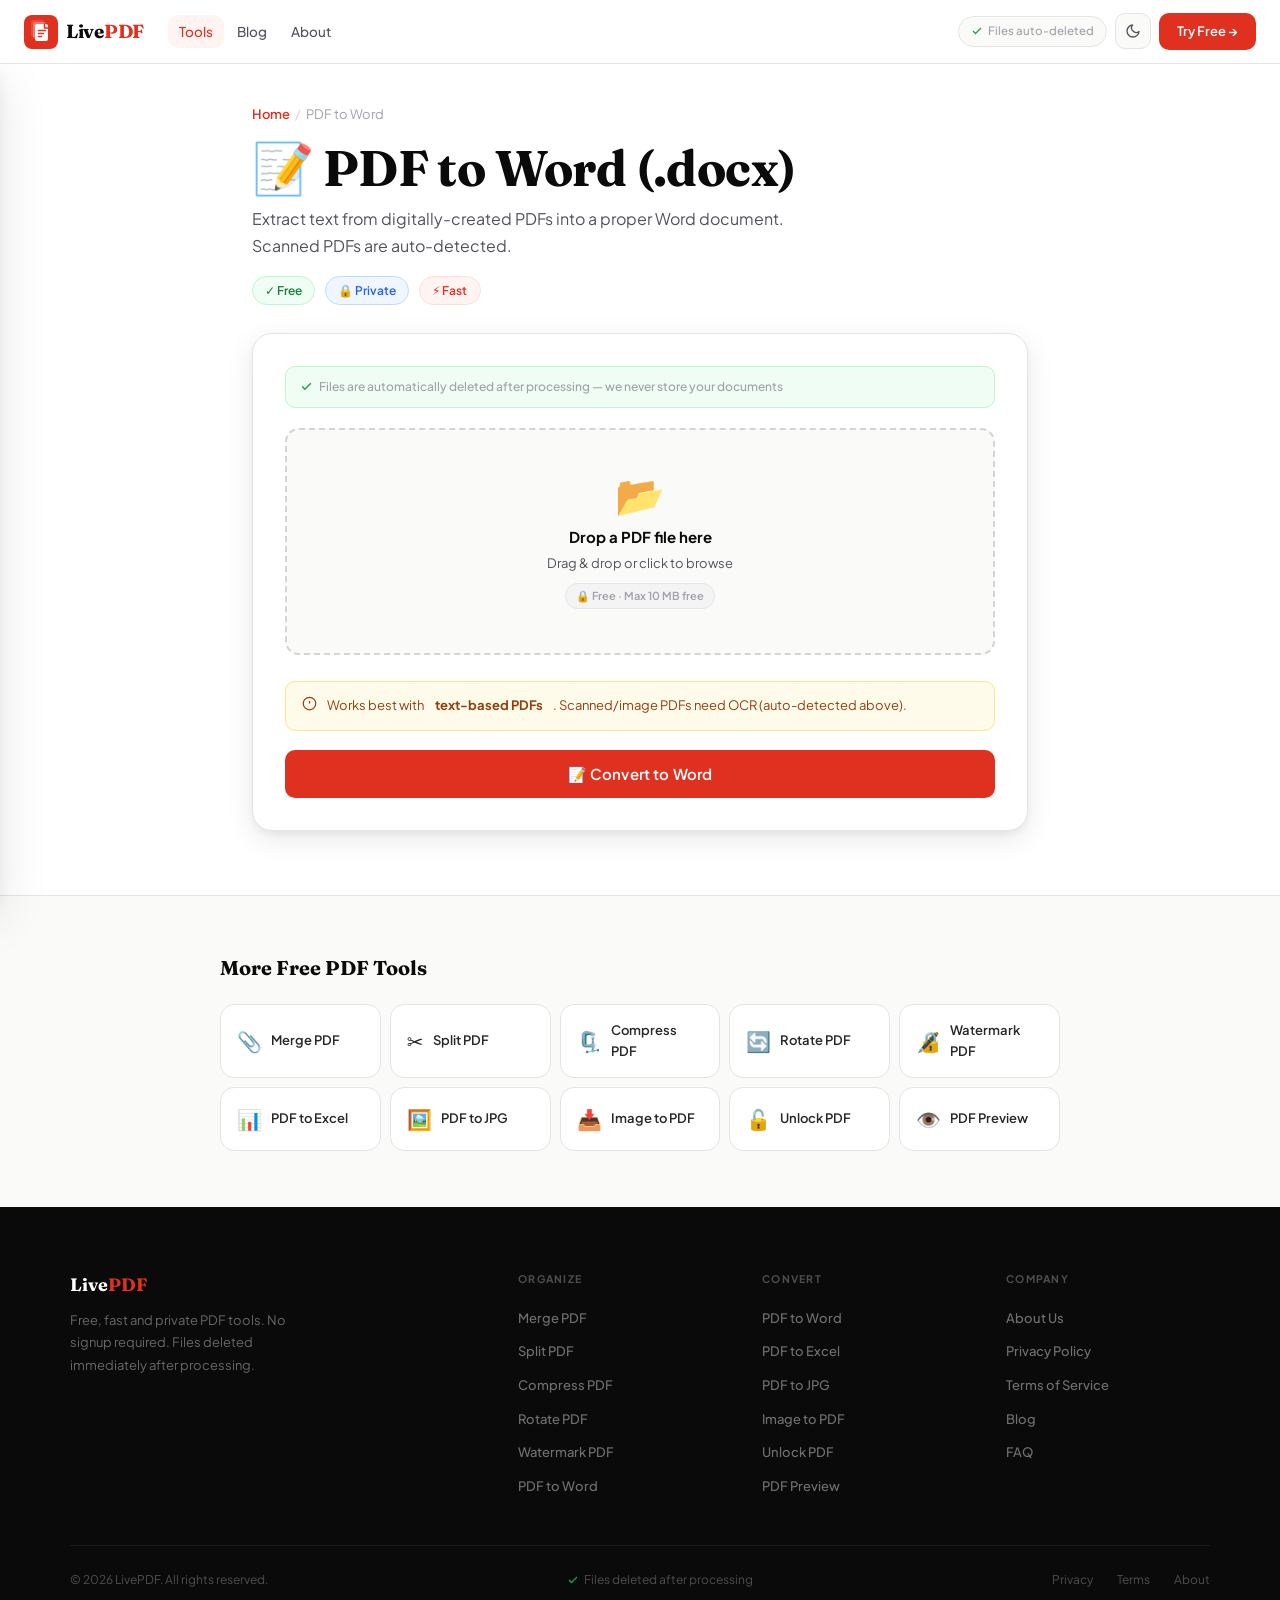
<file: pdf-to-word.html>
<!DOCTYPE html>
<html lang="en">
<head>
<meta charset="UTF-8">
<meta name="viewport" content="width=device-width, initial-scale=1.0">
<title>PDF to Word — LivePDF</title>
<meta name="description" content="Convert PDF to editable Word .docx free online.">
<meta name="robots" content="index,follow">
<meta name="theme-color" content="#E03020">
<meta property="og:type" content="website">
<meta property="og:title" content="PDF to Word — LivePDF">
<meta property="og:description" content="Convert PDF to editable Word .docx free online.">
<link rel="preconnect" href="https://fonts.googleapis.com">
<link href="https://fonts.googleapis.com/css2?family=Plus+Jakarta+Sans:wght@300;400;500;600;700;800&family=Fraunces:ital,wght@0,700;1,700&display=swap" rel="stylesheet">
<link rel="stylesheet" href="shared.css">

</head>
<body>
<nav class="nav">
  <a href="index.html" class="nav-logo"><svg class="nav-logo-icon" viewBox="0 0 34 34" fill="none">
  <rect width="34" height="34" rx="8" fill="#E03020"/>
  <rect x="7" y="5" width="13" height="17" rx="2" fill="white" opacity="0.15"/>
  <rect x="9" y="7" width="13" height="17" rx="2" fill="white" opacity="0.25"/>
  <rect x="11" y="9" width="13" height="17" rx="2" fill="white"/>
  <path d="M14.5 15.5h7M14.5 18.5h5M14.5 21.5h3" stroke="#E03020" stroke-width="1.5" stroke-linecap="round"/>
  <path d="M20.5 9v4h4" stroke="#E03020" stroke-width="1.5" stroke-linecap="round" stroke-linejoin="round"/>
</svg><span class="nav-logo-name">Live<em>PDF</em></span></a>
  <button class="hamburger" id="menuBtn" onclick="toggleMenu()" aria-label="Toggle menu"><span></span><span></span><span></span></button>
  <div class="nav-center">
    <a href="index.html#tools" class="active">Tools</a>
    <a href="blog.html" >Blog</a>
    <a href="about.html" >About</a>
  </div>
  <div class="nav-right">
    <span class="nav-delete-badge">
      <svg width="12" height="12" viewBox="0 0 24 24" fill="none" stroke="currentColor" stroke-width="2.5"><polyline points="20 6 9 17 4 12"/></svg>
      Files auto-deleted
    </span>
    <button class="nav-btn-dark" id="darkBtn" onclick="toggleDark()"></button>
    <a href="index.html#tools" class="nav-cta">Try Free →</a>
  </div>
</nav>
<div class="drawer-overlay" id="navOverlay" onclick="toggleMenu()"></div>
<div class="mobile-nav" id="mobileNav">
  <div class="mobile-nav-hdr"><span class="nav-logo-name">Live<em style="color:var(--brand)">PDF</em></span></div>
  <div class="mobile-nav-sep">All Tools</div>
  <a href="merge-pdf.html" onclick="toggleMenu()">📎 Merge PDF</a><a href="split-pdf.html" onclick="toggleMenu()">✂️ Split PDF</a><a href="compress-pdf.html" onclick="toggleMenu()">🗜️ Compress PDF</a><a href="rotate-pdf.html" onclick="toggleMenu()">🔄 Rotate PDF</a><a href="watermark-pdf.html" onclick="toggleMenu()">🔏 Watermark PDF</a><a href="pdf-to-word.html" onclick="toggleMenu()">📝 PDF to Word</a><a href="pdf-to-excel.html" onclick="toggleMenu()">📊 PDF to Excel</a><a href="pdf-to-jpg.html" onclick="toggleMenu()">🖼️ PDF to JPG</a><a href="jpg-to-pdf.html" onclick="toggleMenu()">📥 Image to PDF</a><a href="unlock-pdf.html" onclick="toggleMenu()">🔓 Unlock PDF</a><a href="pdf-preview.html" onclick="toggleMenu()">👁️ PDF Preview</a>
  <div class="mobile-nav-sep">Pages</div>
  <a href="blog.html" onclick="toggleMenu()">✍️ Blog</a>
  <a href="about.html" onclick="toggleMenu()">ℹ️ About</a>
  <a href="index.html#tools" onclick="toggleMenu()" class="mobile-nav-cta">← All Tools</a>
</div>
<div class="tool-hero">
  <div class="breadcrumb"><a href="index.html">Home</a><span class="breadcrumb-sep">/</span>PDF to Word</div>
  <h1 class="anim-up">📝 PDF to Word (.docx)</h1>
  <p class="lead anim-up-1">Extract text from digitally-created PDFs into a proper Word document. Scanned PDFs are auto-detected.</p>
  <div class="tool-meta anim-up-2">
    <span class="tool-badge badge-free">✓ Free</span>
    <span class="tool-badge badge-secure">🔒 Private</span>
    <span class="tool-badge badge-fast">⚡ Fast</span>
  </div>
</div>
<div class="tool-main">
  <div class="tool-card anim-up-2">
    <div class="trust-strip">
  <svg width="13" height="13" viewBox="0 0 24 24" fill="none" stroke="currentColor" stroke-width="2.5"><polyline points="20 6 9 17 4 12"/></svg>
  Files are automatically deleted after processing — we never store your documents
</div>
    <div class="upload-zone" onclick="document.getElementById('fi-toword').click()">
  <div class="uz-icon">📂</div>
  <div class="uz-title">Drop a PDF file here</div>
  <div class="uz-sub">Drag &amp; drop or click to browse</div>
  <div class="uz-badge">🔒 Free · Max 10 MB free</div>
  <input type="file" id="fi-toword" class="file-input"  accept=".pdf" onchange="handleFiles('toword',this)">
</div>
<div class="file-chips" id="fl-toword"></div>
<div id="ocr-hint-toword"></div>
<div class="notice-info">
  <svg width="15" height="15" viewBox="0 0 24 24" fill="none" stroke="currentColor" stroke-width="2"><circle cx="12" cy="12" r="10"/><line x1="12" y1="8" x2="12" y2="12"/><line x1="12" y1="16" x2="12.01" y2="16"/></svg>
  Works best with <strong>text-based PDFs</strong>. Scanned/image PDFs need OCR (auto-detected above).
</div>
<div class="progress-wrap" id="pw-toword">
  <div class="progress-bar-track"><div class="progress-bar-fill" id="pb-toword"></div></div>
  <div class="progress-label" id="pl-toword">Processing…</div>
</div>
<button class="action-btn" id="btn-toword" onclick="runToWord()">📝 Convert to Word</button>
<div class="result-box" id="rb-toword"><p id="rb-toword-msg"></p></div>
  </div>
</div>
<div class="related-tools">
  <div class="related-inner">
    <h3>More Free PDF Tools</h3>
    <div class="tools-mini-grid"><a href="merge-pdf.html" class="mini-card"><span class="mini-card-icon">📎</span>Merge PDF</a><a href="split-pdf.html" class="mini-card"><span class="mini-card-icon">✂️</span>Split PDF</a><a href="compress-pdf.html" class="mini-card"><span class="mini-card-icon">🗜️</span>Compress PDF</a><a href="rotate-pdf.html" class="mini-card"><span class="mini-card-icon">🔄</span>Rotate PDF</a><a href="watermark-pdf.html" class="mini-card"><span class="mini-card-icon">🔏</span>Watermark PDF</a><a href="pdf-to-excel.html" class="mini-card"><span class="mini-card-icon">📊</span>PDF to Excel</a><a href="pdf-to-jpg.html" class="mini-card"><span class="mini-card-icon">🖼️</span>PDF to JPG</a><a href="jpg-to-pdf.html" class="mini-card"><span class="mini-card-icon">📥</span>Image to PDF</a><a href="unlock-pdf.html" class="mini-card"><span class="mini-card-icon">🔓</span>Unlock PDF</a><a href="pdf-preview.html" class="mini-card"><span class="mini-card-icon">👁️</span>PDF Preview</a></div>
  </div>
</div>
<footer>
  <div class="footer-inner">
    <div class="footer-grid">
      <div class="footer-brand">
        <div class="footer-brand-logo">Live<em>PDF</em></div>
        <p>Free, fast and private PDF tools. No signup required. Files deleted immediately after processing.</p>
      </div>
      <div class="footer-col"><div class="footer-col-head">Organize</div><ul><li><a href="merge-pdf.html">Merge PDF</a></li><li><a href="split-pdf.html">Split PDF</a></li><li><a href="compress-pdf.html">Compress PDF</a></li><li><a href="rotate-pdf.html">Rotate PDF</a></li><li><a href="watermark-pdf.html">Watermark PDF</a></li><li><a href="pdf-to-word.html">PDF to Word</a></li></ul></div>
      <div class="footer-col"><div class="footer-col-head">Convert</div><ul><li><a href="pdf-to-word.html">PDF to Word</a></li><li><a href="pdf-to-excel.html">PDF to Excel</a></li><li><a href="pdf-to-jpg.html">PDF to JPG</a></li><li><a href="jpg-to-pdf.html">Image to PDF</a></li><li><a href="unlock-pdf.html">Unlock PDF</a></li><li><a href="pdf-preview.html">PDF Preview</a></li></ul></div>
      <div class="footer-col"><div class="footer-col-head">Company</div><ul>
        <li><a href="about.html">About Us</a></li>
        <li><a href="about.html#privacy">Privacy Policy</a></li>
        <li><a href="about.html#terms">Terms of Service</a></li>
        <li><a href="blog.html">Blog</a></li>
        <li><a href="index.html#faq">FAQ</a></li>
      </ul></div>
    </div>
    <hr class="footer-hr">
    <div class="footer-bottom">
      <span>© 2026 LivePDF. All rights reserved.</span>
      <div class="footer-trust">
        <svg width="12" height="12" viewBox="0 0 24 24" fill="none" stroke="currentColor" stroke-width="2.5"><polyline points="20 6 9 17 4 12"/></svg>
        Files deleted after processing
      </div>
      <div class="footer-bottom-links">
        <a href="about.html#privacy">Privacy</a>
        <a href="about.html#terms">Terms</a>
        <a href="about.html">About</a>
      </div>
    </div>
  </div>
</footer>
<script src="config.js"></script><script src="shared.js"></script><script>
async function runToWord(){
  const f=fileStore["toword"];if(!f||!f[0]){alert("Select a PDF.");return;}
  setBtnState("toword",true);
  try{const fd=new FormData();fd.append("file",f[0]);
  const r=await callAPI("/pdf-to-word",fd,"toword","Extracting text…");
  downloadBlob(await r.blob(),f[0].name.replace(/[.]pdf$/i,".docx"));hideProgress("toword");showResult("toword","Converted to Word! Downloading…");
  }catch(e){hideProgress("toword");showResult("toword",e.message,true);}setBtnState("toword",false,"Convert to Word");}
</script></body></html>
</file>
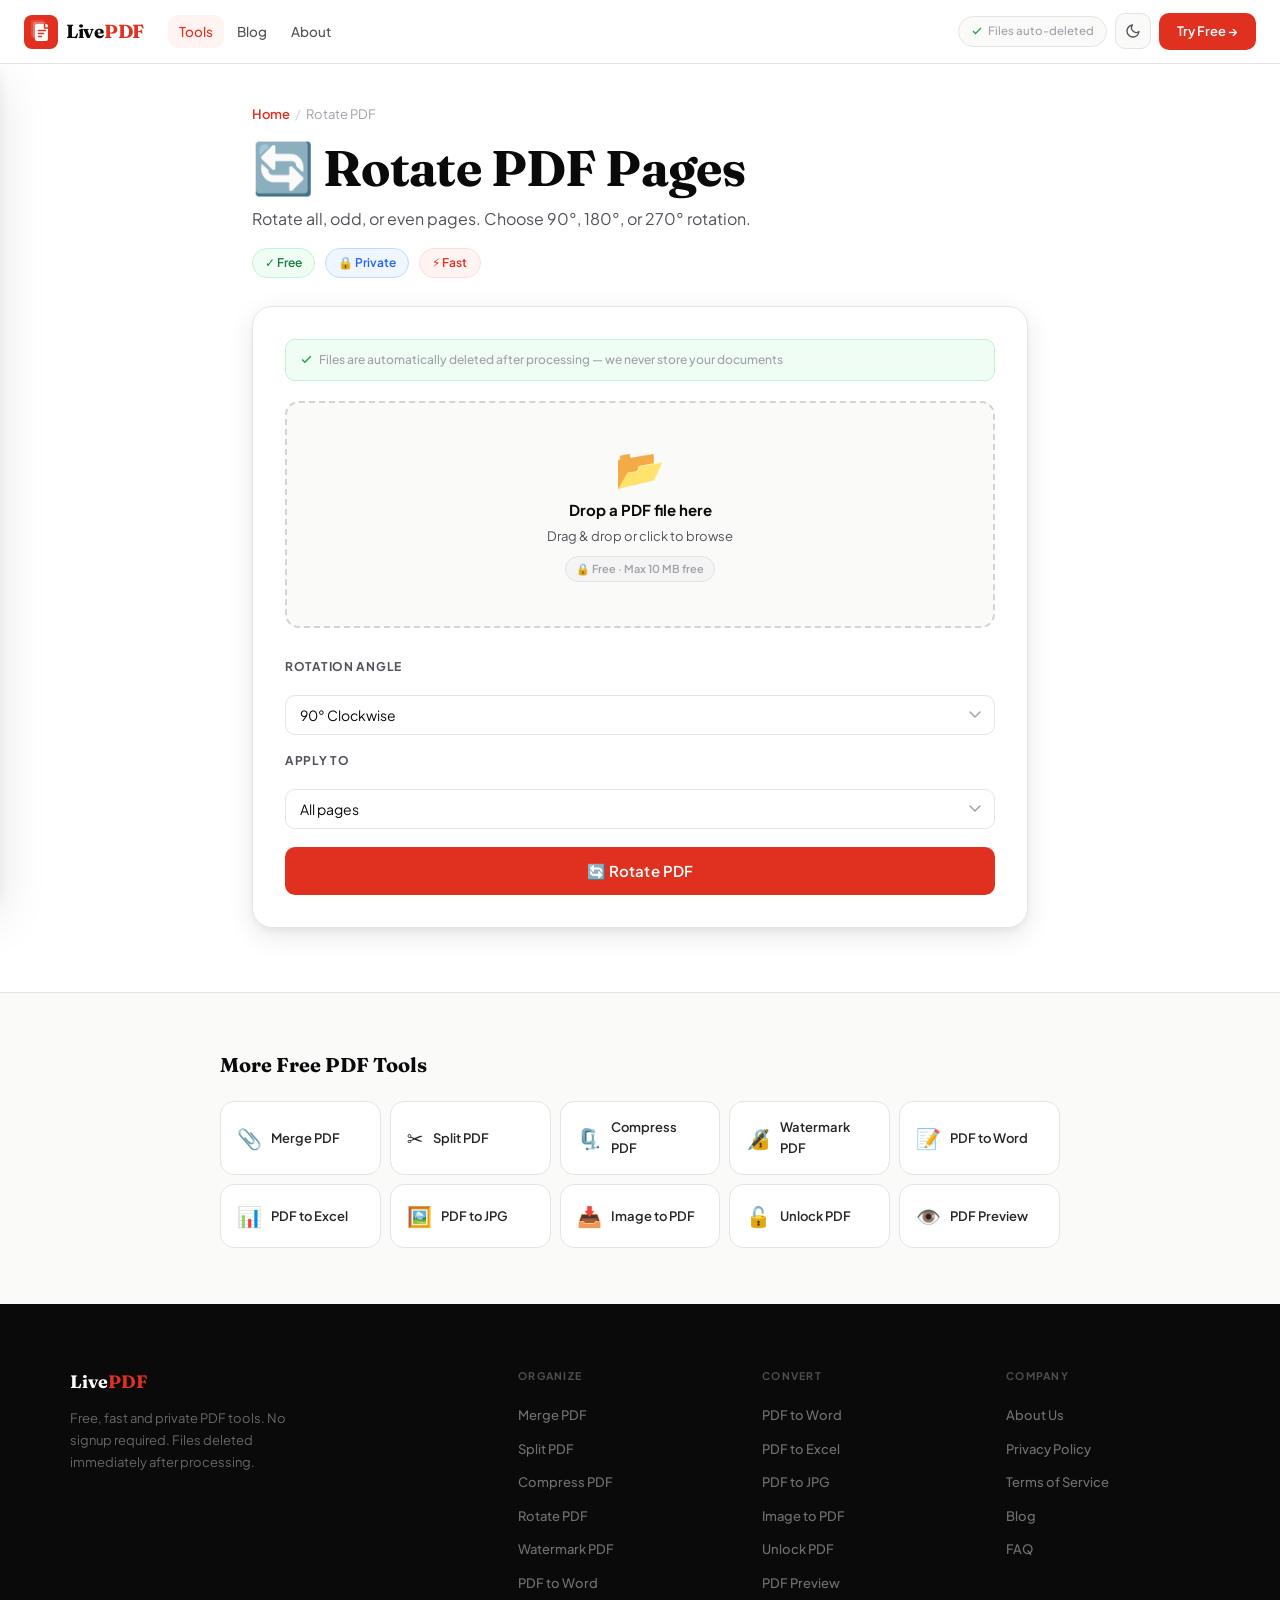
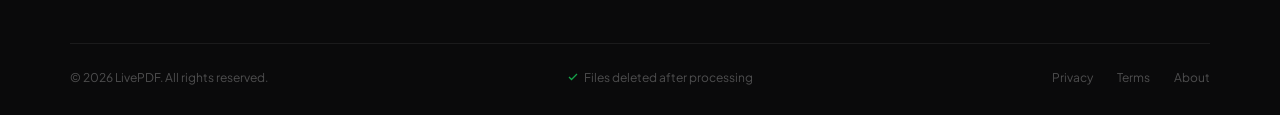
<file: rotate-pdf.html>
<!DOCTYPE html>
<html lang="en">
<head>
<meta charset="UTF-8">
<meta name="viewport" content="width=device-width, initial-scale=1.0">
<title>Rotate PDF — LivePDF</title>
<meta name="description" content="Rotate PDF pages 90, 180 or 270 degrees free online.">
<meta name="robots" content="index,follow">
<meta name="theme-color" content="#E03020">
<meta property="og:type" content="website">
<meta property="og:title" content="Rotate PDF — LivePDF">
<meta property="og:description" content="Rotate PDF pages 90, 180 or 270 degrees free online.">
<link rel="preconnect" href="https://fonts.googleapis.com">
<link href="https://fonts.googleapis.com/css2?family=Plus+Jakarta+Sans:wght@300;400;500;600;700;800&family=Fraunces:ital,wght@0,700;1,700&display=swap" rel="stylesheet">
<link rel="stylesheet" href="shared.css">

</head>
<body>
<nav class="nav">
  <a href="index.html" class="nav-logo"><svg class="nav-logo-icon" viewBox="0 0 34 34" fill="none">
  <rect width="34" height="34" rx="8" fill="#E03020"/>
  <rect x="7" y="5" width="13" height="17" rx="2" fill="white" opacity="0.15"/>
  <rect x="9" y="7" width="13" height="17" rx="2" fill="white" opacity="0.25"/>
  <rect x="11" y="9" width="13" height="17" rx="2" fill="white"/>
  <path d="M14.5 15.5h7M14.5 18.5h5M14.5 21.5h3" stroke="#E03020" stroke-width="1.5" stroke-linecap="round"/>
  <path d="M20.5 9v4h4" stroke="#E03020" stroke-width="1.5" stroke-linecap="round" stroke-linejoin="round"/>
</svg><span class="nav-logo-name">Live<em>PDF</em></span></a>
  <button class="hamburger" id="menuBtn" onclick="toggleMenu()" aria-label="Toggle menu"><span></span><span></span><span></span></button>
  <div class="nav-center">
    <a href="index.html#tools" class="active">Tools</a>
    <a href="blog.html" >Blog</a>
    <a href="about.html" >About</a>
  </div>
  <div class="nav-right">
    <span class="nav-delete-badge">
      <svg width="12" height="12" viewBox="0 0 24 24" fill="none" stroke="currentColor" stroke-width="2.5"><polyline points="20 6 9 17 4 12"/></svg>
      Files auto-deleted
    </span>
    <button class="nav-btn-dark" id="darkBtn" onclick="toggleDark()"></button>
    <a href="index.html#tools" class="nav-cta">Try Free →</a>
  </div>
</nav>
<div class="drawer-overlay" id="navOverlay" onclick="toggleMenu()"></div>
<div class="mobile-nav" id="mobileNav">
  <div class="mobile-nav-hdr"><span class="nav-logo-name">Live<em style="color:var(--brand)">PDF</em></span></div>
  <div class="mobile-nav-sep">All Tools</div>
  <a href="merge-pdf.html" onclick="toggleMenu()">📎 Merge PDF</a><a href="split-pdf.html" onclick="toggleMenu()">✂️ Split PDF</a><a href="compress-pdf.html" onclick="toggleMenu()">🗜️ Compress PDF</a><a href="rotate-pdf.html" onclick="toggleMenu()">🔄 Rotate PDF</a><a href="watermark-pdf.html" onclick="toggleMenu()">🔏 Watermark PDF</a><a href="pdf-to-word.html" onclick="toggleMenu()">📝 PDF to Word</a><a href="pdf-to-excel.html" onclick="toggleMenu()">📊 PDF to Excel</a><a href="pdf-to-jpg.html" onclick="toggleMenu()">🖼️ PDF to JPG</a><a href="jpg-to-pdf.html" onclick="toggleMenu()">📥 Image to PDF</a><a href="unlock-pdf.html" onclick="toggleMenu()">🔓 Unlock PDF</a><a href="pdf-preview.html" onclick="toggleMenu()">👁️ PDF Preview</a>
  <div class="mobile-nav-sep">Pages</div>
  <a href="blog.html" onclick="toggleMenu()">✍️ Blog</a>
  <a href="about.html" onclick="toggleMenu()">ℹ️ About</a>
  <a href="index.html#tools" onclick="toggleMenu()" class="mobile-nav-cta">← All Tools</a>
</div>
<div class="tool-hero">
  <div class="breadcrumb"><a href="index.html">Home</a><span class="breadcrumb-sep">/</span>Rotate PDF</div>
  <h1 class="anim-up">🔄 Rotate PDF Pages</h1>
  <p class="lead anim-up-1">Rotate all, odd, or even pages. Choose 90°, 180°, or 270° rotation.</p>
  <div class="tool-meta anim-up-2">
    <span class="tool-badge badge-free">✓ Free</span>
    <span class="tool-badge badge-secure">🔒 Private</span>
    <span class="tool-badge badge-fast">⚡ Fast</span>
  </div>
</div>
<div class="tool-main">
  <div class="tool-card anim-up-2">
    <div class="trust-strip">
  <svg width="13" height="13" viewBox="0 0 24 24" fill="none" stroke="currentColor" stroke-width="2.5"><polyline points="20 6 9 17 4 12"/></svg>
  Files are automatically deleted after processing — we never store your documents
</div>
    <div class="upload-zone" onclick="document.getElementById('fi-rotate').click()">
  <div class="uz-icon">📂</div>
  <div class="uz-title">Drop a PDF file here</div>
  <div class="uz-sub">Drag &amp; drop or click to browse</div>
  <div class="uz-badge">🔒 Free · Max 10 MB free</div>
  <input type="file" id="fi-rotate" class="file-input"  accept=".pdf" onchange="handleFiles('rotate',this)">
</div>
<div class="file-chips" id="fl-rotate"></div>
<div id="ocr-hint-rotate"></div>
<label class="f-label">Rotation angle</label>
<select class="sel-field" id="rotate-angle">
  <option value="90">90° Clockwise</option><option value="180">180° (Flip)</option><option value="270">90° Counter-clockwise</option>
</select>
<label class="f-label">Apply to</label>
<select class="sel-field" id="rotate-pages">
  <option value="all">All pages</option><option value="odd">Odd pages (1, 3, 5…)</option><option value="even">Even pages (2, 4, 6…)</option>
</select>
<div class="progress-wrap" id="pw-rotate">
  <div class="progress-bar-track"><div class="progress-bar-fill" id="pb-rotate"></div></div>
  <div class="progress-label" id="pl-rotate">Processing…</div>
</div>
<button class="action-btn" id="btn-rotate" onclick="runRotate()">🔄 Rotate PDF</button>
<div class="result-box" id="rb-rotate"><p id="rb-rotate-msg"></p></div>
  </div>
</div>
<div class="related-tools">
  <div class="related-inner">
    <h3>More Free PDF Tools</h3>
    <div class="tools-mini-grid"><a href="merge-pdf.html" class="mini-card"><span class="mini-card-icon">📎</span>Merge PDF</a><a href="split-pdf.html" class="mini-card"><span class="mini-card-icon">✂️</span>Split PDF</a><a href="compress-pdf.html" class="mini-card"><span class="mini-card-icon">🗜️</span>Compress PDF</a><a href="watermark-pdf.html" class="mini-card"><span class="mini-card-icon">🔏</span>Watermark PDF</a><a href="pdf-to-word.html" class="mini-card"><span class="mini-card-icon">📝</span>PDF to Word</a><a href="pdf-to-excel.html" class="mini-card"><span class="mini-card-icon">📊</span>PDF to Excel</a><a href="pdf-to-jpg.html" class="mini-card"><span class="mini-card-icon">🖼️</span>PDF to JPG</a><a href="jpg-to-pdf.html" class="mini-card"><span class="mini-card-icon">📥</span>Image to PDF</a><a href="unlock-pdf.html" class="mini-card"><span class="mini-card-icon">🔓</span>Unlock PDF</a><a href="pdf-preview.html" class="mini-card"><span class="mini-card-icon">👁️</span>PDF Preview</a></div>
  </div>
</div>
<footer>
  <div class="footer-inner">
    <div class="footer-grid">
      <div class="footer-brand">
        <div class="footer-brand-logo">Live<em>PDF</em></div>
        <p>Free, fast and private PDF tools. No signup required. Files deleted immediately after processing.</p>
      </div>
      <div class="footer-col"><div class="footer-col-head">Organize</div><ul><li><a href="merge-pdf.html">Merge PDF</a></li><li><a href="split-pdf.html">Split PDF</a></li><li><a href="compress-pdf.html">Compress PDF</a></li><li><a href="rotate-pdf.html">Rotate PDF</a></li><li><a href="watermark-pdf.html">Watermark PDF</a></li><li><a href="pdf-to-word.html">PDF to Word</a></li></ul></div>
      <div class="footer-col"><div class="footer-col-head">Convert</div><ul><li><a href="pdf-to-word.html">PDF to Word</a></li><li><a href="pdf-to-excel.html">PDF to Excel</a></li><li><a href="pdf-to-jpg.html">PDF to JPG</a></li><li><a href="jpg-to-pdf.html">Image to PDF</a></li><li><a href="unlock-pdf.html">Unlock PDF</a></li><li><a href="pdf-preview.html">PDF Preview</a></li></ul></div>
      <div class="footer-col"><div class="footer-col-head">Company</div><ul>
        <li><a href="about.html">About Us</a></li>
        <li><a href="about.html#privacy">Privacy Policy</a></li>
        <li><a href="about.html#terms">Terms of Service</a></li>
        <li><a href="blog.html">Blog</a></li>
        <li><a href="index.html#faq">FAQ</a></li>
      </ul></div>
    </div>
    <hr class="footer-hr">
    <div class="footer-bottom">
      <span>© 2026 LivePDF. All rights reserved.</span>
      <div class="footer-trust">
        <svg width="12" height="12" viewBox="0 0 24 24" fill="none" stroke="currentColor" stroke-width="2.5"><polyline points="20 6 9 17 4 12"/></svg>
        Files deleted after processing
      </div>
      <div class="footer-bottom-links">
        <a href="about.html#privacy">Privacy</a>
        <a href="about.html#terms">Terms</a>
        <a href="about.html">About</a>
      </div>
    </div>
  </div>
</footer>
<script src="config.js"></script><script src="shared.js"></script><script>
async function runRotate(){
  const f=fileStore["rotate"];if(!f||!f[0]){alert("Select a PDF.");return;}
  setBtnState("rotate",true);
  try{const fd=new FormData();fd.append("file",f[0]);fd.append("angle",document.getElementById("rotate-angle").value);fd.append("pages",document.getElementById("rotate-pages").value);
  const r=await callAPI("/rotate-pdf",fd,"rotate","Rotating…");downloadBlob(await r.blob(),"rotated_"+f[0].name);hideProgress("rotate");showResult("rotate","PDF rotated! Downloading…");
  }catch(e){hideProgress("rotate");showResult("rotate",e.message,true);}setBtnState("rotate",false,"Rotate PDF");}
</script></body></html>
</file>
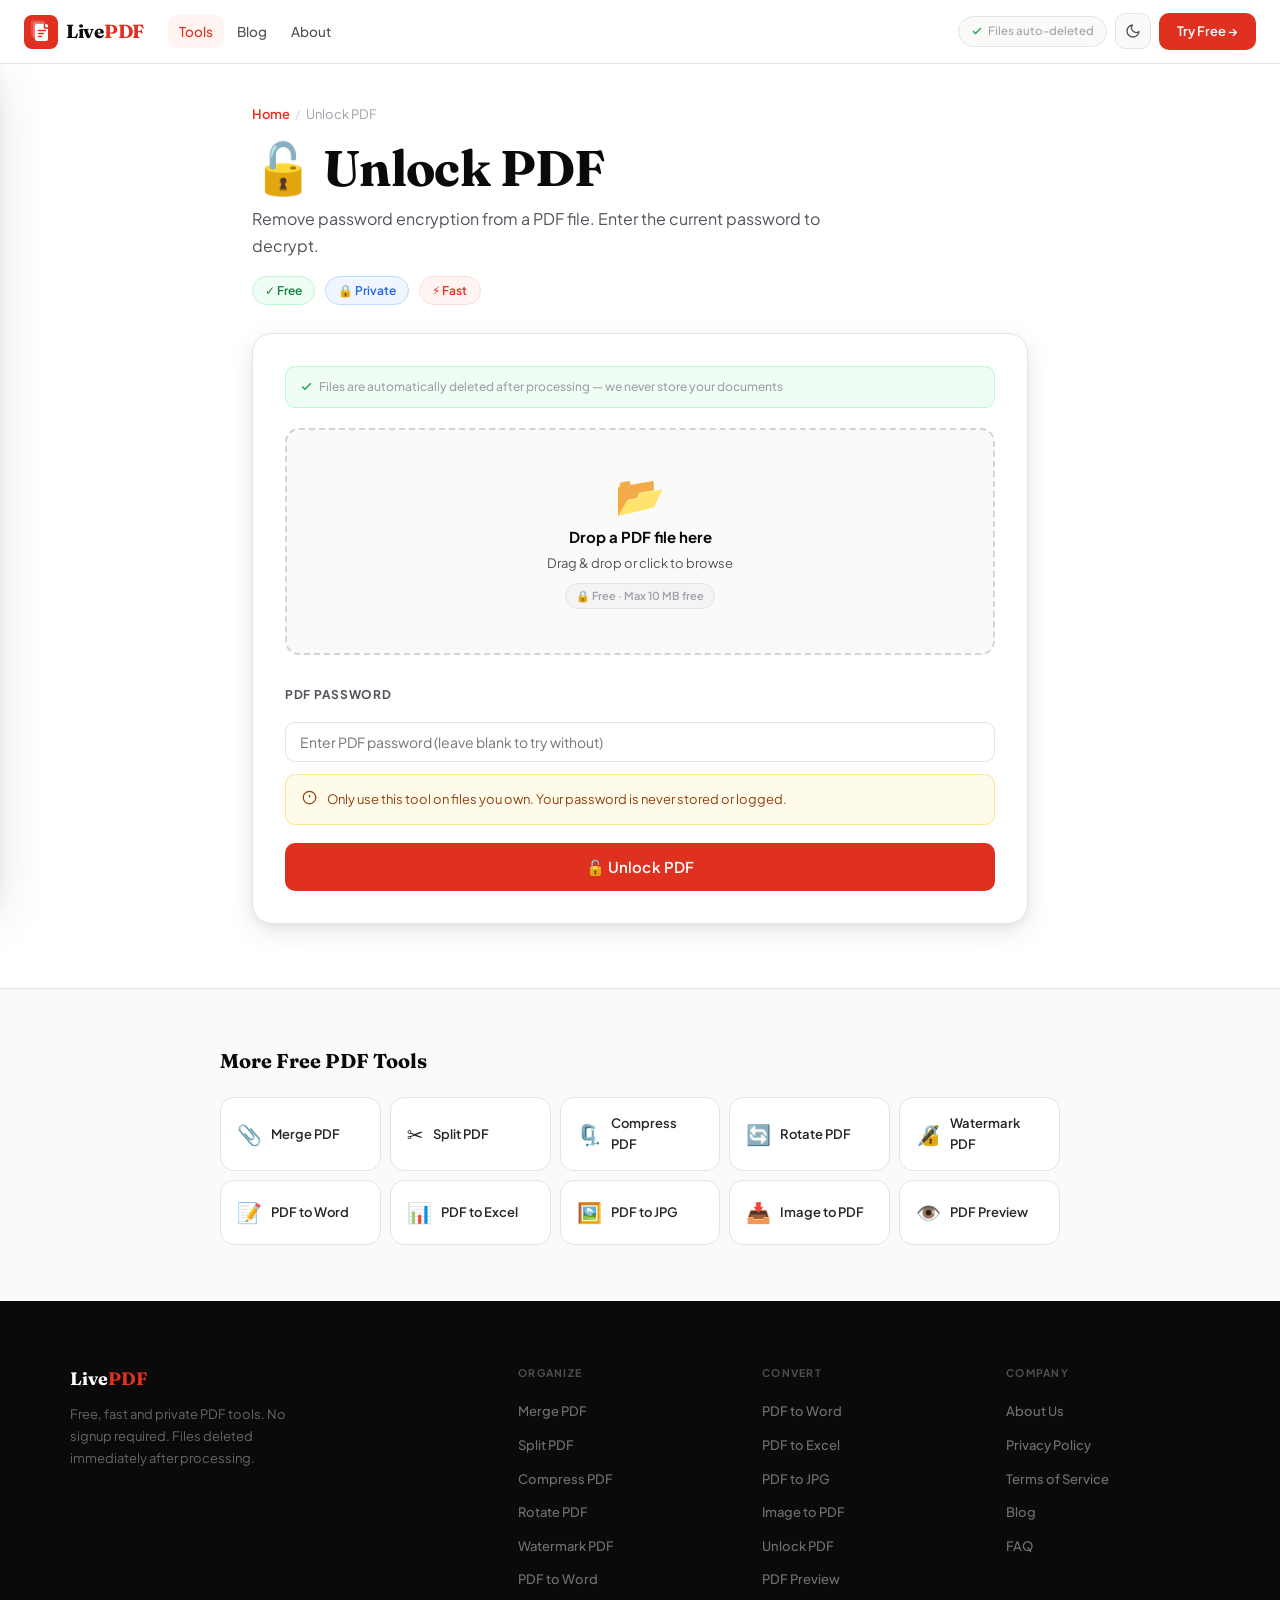
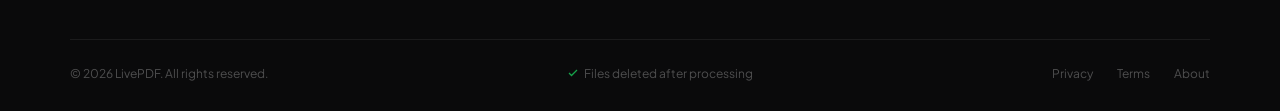
<file: unlock-pdf.html>
<!DOCTYPE html>
<html lang="en">
<head>
<meta charset="UTF-8">
<meta name="viewport" content="width=device-width, initial-scale=1.0">
<title>Unlock PDF — LivePDF</title>
<meta name="description" content="Remove password protection from PDF files free online.">
<meta name="robots" content="index,follow">
<meta name="theme-color" content="#E03020">
<meta property="og:type" content="website">
<meta property="og:title" content="Unlock PDF — LivePDF">
<meta property="og:description" content="Remove password protection from PDF files free online.">
<link rel="preconnect" href="https://fonts.googleapis.com">
<link href="https://fonts.googleapis.com/css2?family=Plus+Jakarta+Sans:wght@300;400;500;600;700;800&family=Fraunces:ital,wght@0,700;1,700&display=swap" rel="stylesheet">
<link rel="stylesheet" href="shared.css">

</head>
<body>
<nav class="nav">
  <a href="index.html" class="nav-logo"><svg class="nav-logo-icon" viewBox="0 0 34 34" fill="none">
  <rect width="34" height="34" rx="8" fill="#E03020"/>
  <rect x="7" y="5" width="13" height="17" rx="2" fill="white" opacity="0.15"/>
  <rect x="9" y="7" width="13" height="17" rx="2" fill="white" opacity="0.25"/>
  <rect x="11" y="9" width="13" height="17" rx="2" fill="white"/>
  <path d="M14.5 15.5h7M14.5 18.5h5M14.5 21.5h3" stroke="#E03020" stroke-width="1.5" stroke-linecap="round"/>
  <path d="M20.5 9v4h4" stroke="#E03020" stroke-width="1.5" stroke-linecap="round" stroke-linejoin="round"/>
</svg><span class="nav-logo-name">Live<em>PDF</em></span></a>
  <button class="hamburger" id="menuBtn" onclick="toggleMenu()" aria-label="Toggle menu"><span></span><span></span><span></span></button>
  <div class="nav-center">
    <a href="index.html#tools" class="active">Tools</a>
    <a href="blog.html" >Blog</a>
    <a href="about.html" >About</a>
  </div>
  <div class="nav-right">
    <span class="nav-delete-badge">
      <svg width="12" height="12" viewBox="0 0 24 24" fill="none" stroke="currentColor" stroke-width="2.5"><polyline points="20 6 9 17 4 12"/></svg>
      Files auto-deleted
    </span>
    <button class="nav-btn-dark" id="darkBtn" onclick="toggleDark()"></button>
    <a href="index.html#tools" class="nav-cta">Try Free →</a>
  </div>
</nav>
<div class="drawer-overlay" id="navOverlay" onclick="toggleMenu()"></div>
<div class="mobile-nav" id="mobileNav">
  <div class="mobile-nav-hdr"><span class="nav-logo-name">Live<em style="color:var(--brand)">PDF</em></span></div>
  <div class="mobile-nav-sep">All Tools</div>
  <a href="merge-pdf.html" onclick="toggleMenu()">📎 Merge PDF</a><a href="split-pdf.html" onclick="toggleMenu()">✂️ Split PDF</a><a href="compress-pdf.html" onclick="toggleMenu()">🗜️ Compress PDF</a><a href="rotate-pdf.html" onclick="toggleMenu()">🔄 Rotate PDF</a><a href="watermark-pdf.html" onclick="toggleMenu()">🔏 Watermark PDF</a><a href="pdf-to-word.html" onclick="toggleMenu()">📝 PDF to Word</a><a href="pdf-to-excel.html" onclick="toggleMenu()">📊 PDF to Excel</a><a href="pdf-to-jpg.html" onclick="toggleMenu()">🖼️ PDF to JPG</a><a href="jpg-to-pdf.html" onclick="toggleMenu()">📥 Image to PDF</a><a href="unlock-pdf.html" onclick="toggleMenu()">🔓 Unlock PDF</a><a href="pdf-preview.html" onclick="toggleMenu()">👁️ PDF Preview</a>
  <div class="mobile-nav-sep">Pages</div>
  <a href="blog.html" onclick="toggleMenu()">✍️ Blog</a>
  <a href="about.html" onclick="toggleMenu()">ℹ️ About</a>
  <a href="index.html#tools" onclick="toggleMenu()" class="mobile-nav-cta">← All Tools</a>
</div>
<div class="tool-hero">
  <div class="breadcrumb"><a href="index.html">Home</a><span class="breadcrumb-sep">/</span>Unlock PDF</div>
  <h1 class="anim-up">🔓 Unlock PDF</h1>
  <p class="lead anim-up-1">Remove password encryption from a PDF file. Enter the current password to decrypt.</p>
  <div class="tool-meta anim-up-2">
    <span class="tool-badge badge-free">✓ Free</span>
    <span class="tool-badge badge-secure">🔒 Private</span>
    <span class="tool-badge badge-fast">⚡ Fast</span>
  </div>
</div>
<div class="tool-main">
  <div class="tool-card anim-up-2">
    <div class="trust-strip">
  <svg width="13" height="13" viewBox="0 0 24 24" fill="none" stroke="currentColor" stroke-width="2.5"><polyline points="20 6 9 17 4 12"/></svg>
  Files are automatically deleted after processing — we never store your documents
</div>
    <div class="upload-zone" onclick="document.getElementById('fi-unlock').click()">
  <div class="uz-icon">📂</div>
  <div class="uz-title">Drop a PDF file here</div>
  <div class="uz-sub">Drag &amp; drop or click to browse</div>
  <div class="uz-badge">🔒 Free · Max 10 MB free</div>
  <input type="file" id="fi-unlock" class="file-input"  accept=".pdf" onchange="handleFiles('unlock',this)">
</div>
<div class="file-chips" id="fl-unlock"></div>
<div id="ocr-hint-unlock"></div>
<label class="f-label">PDF Password</label>
<input type="password" class="text-input" id="unlock-pass" placeholder="Enter PDF password (leave blank to try without)">
<div class="notice-info" style="margin-top:.75rem">
  <svg width="15" height="15" viewBox="0 0 24 24" fill="none" stroke="currentColor" stroke-width="2"><circle cx="12" cy="12" r="10"/><line x1="12" y1="8" x2="12" y2="12"/><line x1="12" y1="16" x2="12.01" y2="16"/></svg>
  Only use this tool on files you own. Your password is never stored or logged.
</div>
<div class="progress-wrap" id="pw-unlock">
  <div class="progress-bar-track"><div class="progress-bar-fill" id="pb-unlock"></div></div>
  <div class="progress-label" id="pl-unlock">Processing…</div>
</div>
<button class="action-btn" id="btn-unlock" onclick="runUnlock()">🔓 Unlock PDF</button>
<div class="result-box" id="rb-unlock"><p id="rb-unlock-msg"></p></div>
  </div>
</div>
<div class="related-tools">
  <div class="related-inner">
    <h3>More Free PDF Tools</h3>
    <div class="tools-mini-grid"><a href="merge-pdf.html" class="mini-card"><span class="mini-card-icon">📎</span>Merge PDF</a><a href="split-pdf.html" class="mini-card"><span class="mini-card-icon">✂️</span>Split PDF</a><a href="compress-pdf.html" class="mini-card"><span class="mini-card-icon">🗜️</span>Compress PDF</a><a href="rotate-pdf.html" class="mini-card"><span class="mini-card-icon">🔄</span>Rotate PDF</a><a href="watermark-pdf.html" class="mini-card"><span class="mini-card-icon">🔏</span>Watermark PDF</a><a href="pdf-to-word.html" class="mini-card"><span class="mini-card-icon">📝</span>PDF to Word</a><a href="pdf-to-excel.html" class="mini-card"><span class="mini-card-icon">📊</span>PDF to Excel</a><a href="pdf-to-jpg.html" class="mini-card"><span class="mini-card-icon">🖼️</span>PDF to JPG</a><a href="jpg-to-pdf.html" class="mini-card"><span class="mini-card-icon">📥</span>Image to PDF</a><a href="pdf-preview.html" class="mini-card"><span class="mini-card-icon">👁️</span>PDF Preview</a></div>
  </div>
</div>
<footer>
  <div class="footer-inner">
    <div class="footer-grid">
      <div class="footer-brand">
        <div class="footer-brand-logo">Live<em>PDF</em></div>
        <p>Free, fast and private PDF tools. No signup required. Files deleted immediately after processing.</p>
      </div>
      <div class="footer-col"><div class="footer-col-head">Organize</div><ul><li><a href="merge-pdf.html">Merge PDF</a></li><li><a href="split-pdf.html">Split PDF</a></li><li><a href="compress-pdf.html">Compress PDF</a></li><li><a href="rotate-pdf.html">Rotate PDF</a></li><li><a href="watermark-pdf.html">Watermark PDF</a></li><li><a href="pdf-to-word.html">PDF to Word</a></li></ul></div>
      <div class="footer-col"><div class="footer-col-head">Convert</div><ul><li><a href="pdf-to-word.html">PDF to Word</a></li><li><a href="pdf-to-excel.html">PDF to Excel</a></li><li><a href="pdf-to-jpg.html">PDF to JPG</a></li><li><a href="jpg-to-pdf.html">Image to PDF</a></li><li><a href="unlock-pdf.html">Unlock PDF</a></li><li><a href="pdf-preview.html">PDF Preview</a></li></ul></div>
      <div class="footer-col"><div class="footer-col-head">Company</div><ul>
        <li><a href="about.html">About Us</a></li>
        <li><a href="about.html#privacy">Privacy Policy</a></li>
        <li><a href="about.html#terms">Terms of Service</a></li>
        <li><a href="blog.html">Blog</a></li>
        <li><a href="index.html#faq">FAQ</a></li>
      </ul></div>
    </div>
    <hr class="footer-hr">
    <div class="footer-bottom">
      <span>© 2026 LivePDF. All rights reserved.</span>
      <div class="footer-trust">
        <svg width="12" height="12" viewBox="0 0 24 24" fill="none" stroke="currentColor" stroke-width="2.5"><polyline points="20 6 9 17 4 12"/></svg>
        Files deleted after processing
      </div>
      <div class="footer-bottom-links">
        <a href="about.html#privacy">Privacy</a>
        <a href="about.html#terms">Terms</a>
        <a href="about.html">About</a>
      </div>
    </div>
  </div>
</footer>
<script src="config.js"></script><script src="shared.js"></script><script>
async function runUnlock(){
  const f=fileStore["unlock"];if(!f||!f[0]){alert("Select a PDF.");return;}
  setBtnState("unlock",true);
  try{const fd=new FormData();fd.append("file",f[0]);fd.append("password",document.getElementById("unlock-pass").value||"");
  const r=await callAPI("/unlock-pdf",fd,"unlock","Unlocking…");
  downloadBlob(await r.blob(),"unlocked_"+f[0].name);hideProgress("unlock");showResult("unlock","PDF unlocked! Downloading…");
  }catch(e){hideProgress("unlock");showResult("unlock",e.message,true);}setBtnState("unlock",false,"Unlock PDF");}
</script></body></html>
</file>
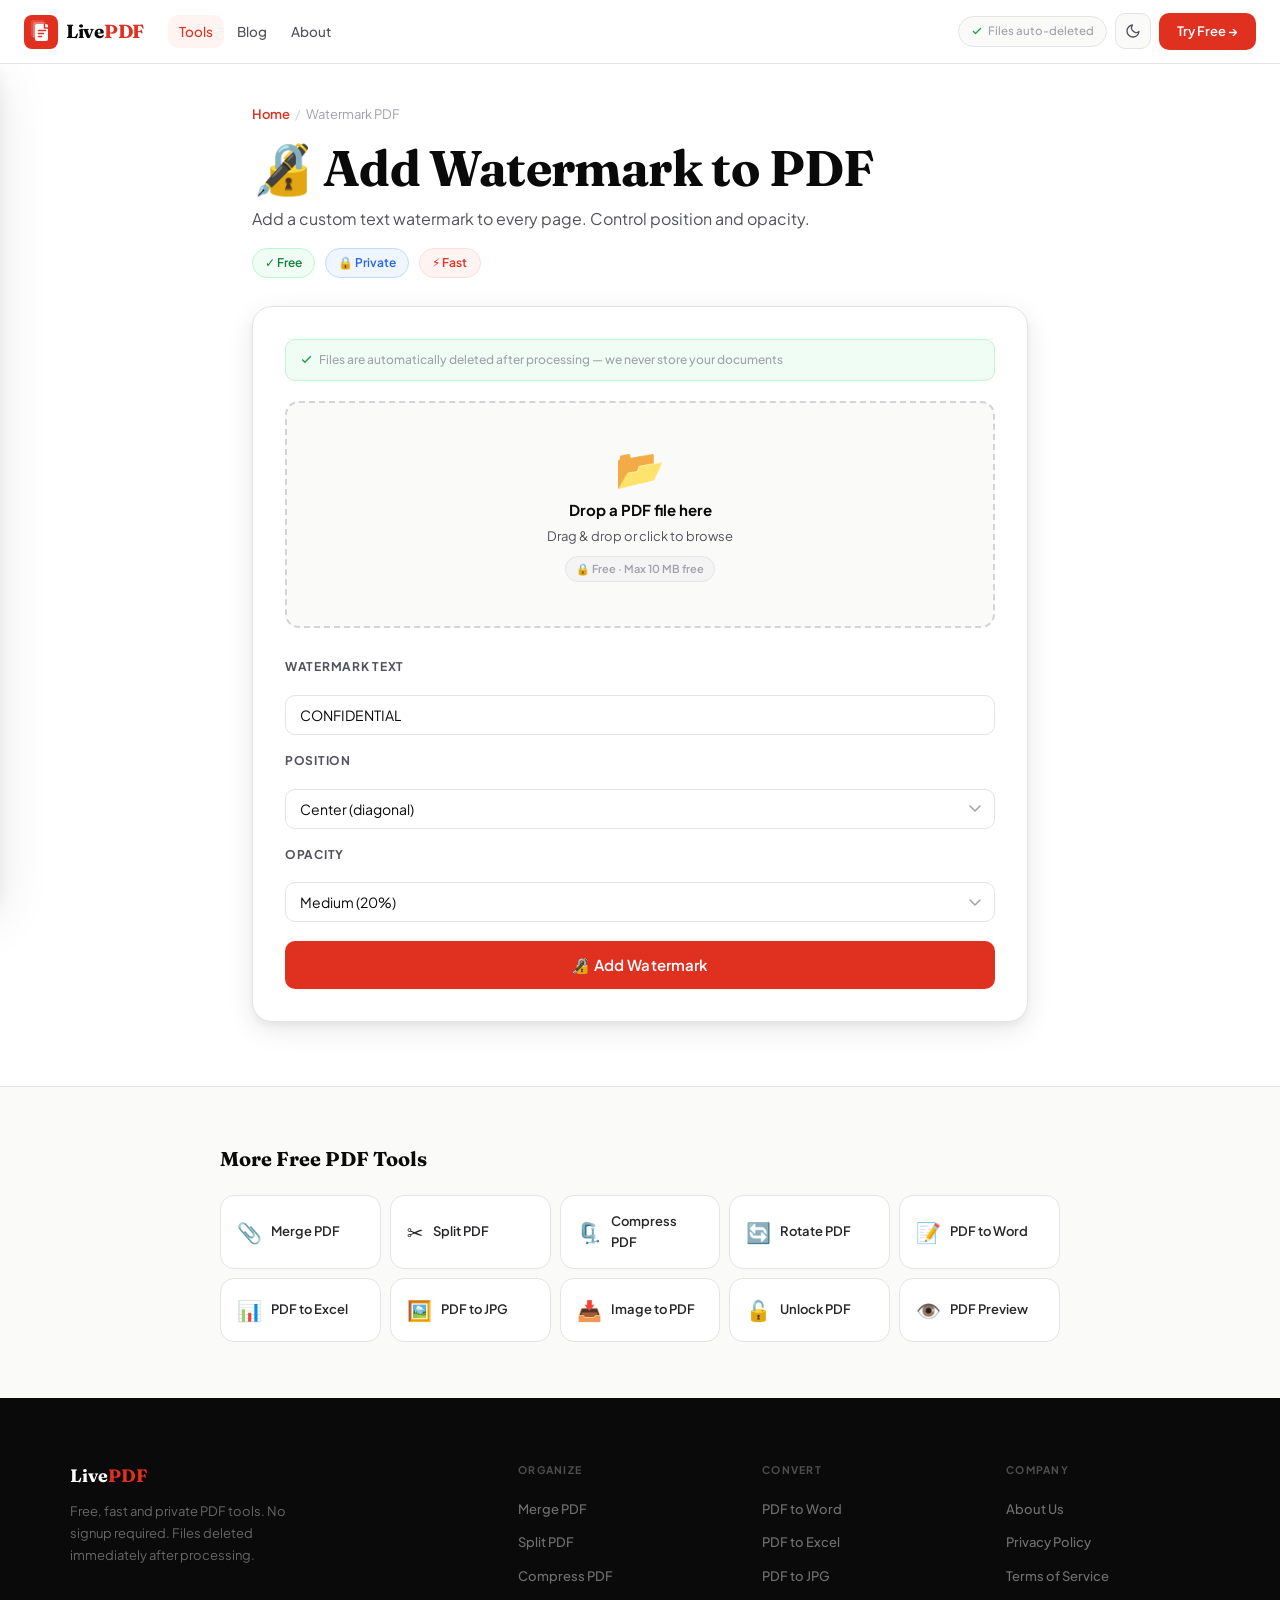
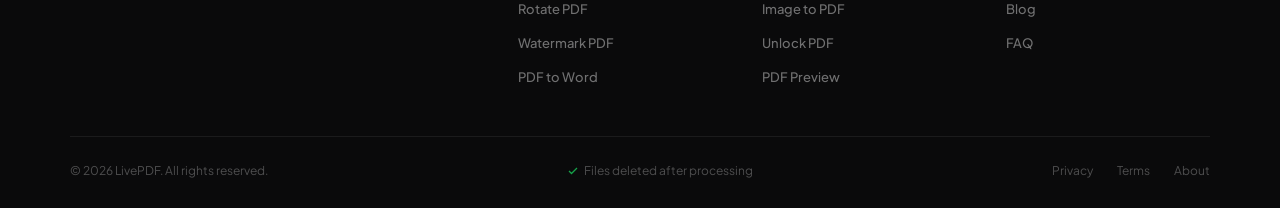
<file: watermark-pdf.html>
<!DOCTYPE html>
<html lang="en">
<head>
<meta charset="UTF-8">
<meta name="viewport" content="width=device-width, initial-scale=1.0">
<title>Watermark PDF — LivePDF</title>
<meta name="description" content="Add custom text watermark to PDF free online.">
<meta name="robots" content="index,follow">
<meta name="theme-color" content="#E03020">
<meta property="og:type" content="website">
<meta property="og:title" content="Watermark PDF — LivePDF">
<meta property="og:description" content="Add custom text watermark to PDF free online.">
<link rel="preconnect" href="https://fonts.googleapis.com">
<link href="https://fonts.googleapis.com/css2?family=Plus+Jakarta+Sans:wght@300;400;500;600;700;800&family=Fraunces:ital,wght@0,700;1,700&display=swap" rel="stylesheet">
<link rel="stylesheet" href="shared.css">

</head>
<body>
<nav class="nav">
  <a href="index.html" class="nav-logo"><svg class="nav-logo-icon" viewBox="0 0 34 34" fill="none">
  <rect width="34" height="34" rx="8" fill="#E03020"/>
  <rect x="7" y="5" width="13" height="17" rx="2" fill="white" opacity="0.15"/>
  <rect x="9" y="7" width="13" height="17" rx="2" fill="white" opacity="0.25"/>
  <rect x="11" y="9" width="13" height="17" rx="2" fill="white"/>
  <path d="M14.5 15.5h7M14.5 18.5h5M14.5 21.5h3" stroke="#E03020" stroke-width="1.5" stroke-linecap="round"/>
  <path d="M20.5 9v4h4" stroke="#E03020" stroke-width="1.5" stroke-linecap="round" stroke-linejoin="round"/>
</svg><span class="nav-logo-name">Live<em>PDF</em></span></a>
  <button class="hamburger" id="menuBtn" onclick="toggleMenu()" aria-label="Toggle menu"><span></span><span></span><span></span></button>
  <div class="nav-center">
    <a href="index.html#tools" class="active">Tools</a>
    <a href="blog.html" >Blog</a>
    <a href="about.html" >About</a>
  </div>
  <div class="nav-right">
    <span class="nav-delete-badge">
      <svg width="12" height="12" viewBox="0 0 24 24" fill="none" stroke="currentColor" stroke-width="2.5"><polyline points="20 6 9 17 4 12"/></svg>
      Files auto-deleted
    </span>
    <button class="nav-btn-dark" id="darkBtn" onclick="toggleDark()"></button>
    <a href="index.html#tools" class="nav-cta">Try Free →</a>
  </div>
</nav>
<div class="drawer-overlay" id="navOverlay" onclick="toggleMenu()"></div>
<div class="mobile-nav" id="mobileNav">
  <div class="mobile-nav-hdr"><span class="nav-logo-name">Live<em style="color:var(--brand)">PDF</em></span></div>
  <div class="mobile-nav-sep">All Tools</div>
  <a href="merge-pdf.html" onclick="toggleMenu()">📎 Merge PDF</a><a href="split-pdf.html" onclick="toggleMenu()">✂️ Split PDF</a><a href="compress-pdf.html" onclick="toggleMenu()">🗜️ Compress PDF</a><a href="rotate-pdf.html" onclick="toggleMenu()">🔄 Rotate PDF</a><a href="watermark-pdf.html" onclick="toggleMenu()">🔏 Watermark PDF</a><a href="pdf-to-word.html" onclick="toggleMenu()">📝 PDF to Word</a><a href="pdf-to-excel.html" onclick="toggleMenu()">📊 PDF to Excel</a><a href="pdf-to-jpg.html" onclick="toggleMenu()">🖼️ PDF to JPG</a><a href="jpg-to-pdf.html" onclick="toggleMenu()">📥 Image to PDF</a><a href="unlock-pdf.html" onclick="toggleMenu()">🔓 Unlock PDF</a><a href="pdf-preview.html" onclick="toggleMenu()">👁️ PDF Preview</a>
  <div class="mobile-nav-sep">Pages</div>
  <a href="blog.html" onclick="toggleMenu()">✍️ Blog</a>
  <a href="about.html" onclick="toggleMenu()">ℹ️ About</a>
  <a href="index.html#tools" onclick="toggleMenu()" class="mobile-nav-cta">← All Tools</a>
</div>
<div class="tool-hero">
  <div class="breadcrumb"><a href="index.html">Home</a><span class="breadcrumb-sep">/</span>Watermark PDF</div>
  <h1 class="anim-up">🔏 Add Watermark to PDF</h1>
  <p class="lead anim-up-1">Add a custom text watermark to every page. Control position and opacity.</p>
  <div class="tool-meta anim-up-2">
    <span class="tool-badge badge-free">✓ Free</span>
    <span class="tool-badge badge-secure">🔒 Private</span>
    <span class="tool-badge badge-fast">⚡ Fast</span>
  </div>
</div>
<div class="tool-main">
  <div class="tool-card anim-up-2">
    <div class="trust-strip">
  <svg width="13" height="13" viewBox="0 0 24 24" fill="none" stroke="currentColor" stroke-width="2.5"><polyline points="20 6 9 17 4 12"/></svg>
  Files are automatically deleted after processing — we never store your documents
</div>
    <div class="upload-zone" onclick="document.getElementById('fi-watermark').click()">
  <div class="uz-icon">📂</div>
  <div class="uz-title">Drop a PDF file here</div>
  <div class="uz-sub">Drag &amp; drop or click to browse</div>
  <div class="uz-badge">🔒 Free · Max 10 MB free</div>
  <input type="file" id="fi-watermark" class="file-input"  accept=".pdf" onchange="handleFiles('watermark',this)">
</div>
<div class="file-chips" id="fl-watermark"></div>
<div id="ocr-hint-watermark"></div>
<label class="f-label">Watermark text</label>
<input type="text" class="text-input" id="wm-text" value="CONFIDENTIAL" placeholder="e.g. CONFIDENTIAL">
<label class="f-label">Position</label>
<select class="sel-field" id="wm-pos">
  <option value="center">Center (diagonal)</option><option value="top">Top center</option><option value="bottom">Bottom center</option>
</select>
<label class="f-label">Opacity</label>
<select class="sel-field" id="wm-op">
  <option value="0.12">Light (12%)</option><option value="0.2" selected>Medium (20%)</option><option value="0.35">Strong (35%)</option>
</select>
<div class="progress-wrap" id="pw-watermark">
  <div class="progress-bar-track"><div class="progress-bar-fill" id="pb-watermark"></div></div>
  <div class="progress-label" id="pl-watermark">Processing…</div>
</div>
<button class="action-btn" id="btn-watermark" onclick="runWM()">🔏 Add Watermark</button>
<div class="result-box" id="rb-watermark"><p id="rb-watermark-msg"></p></div>
  </div>
</div>
<div class="related-tools">
  <div class="related-inner">
    <h3>More Free PDF Tools</h3>
    <div class="tools-mini-grid"><a href="merge-pdf.html" class="mini-card"><span class="mini-card-icon">📎</span>Merge PDF</a><a href="split-pdf.html" class="mini-card"><span class="mini-card-icon">✂️</span>Split PDF</a><a href="compress-pdf.html" class="mini-card"><span class="mini-card-icon">🗜️</span>Compress PDF</a><a href="rotate-pdf.html" class="mini-card"><span class="mini-card-icon">🔄</span>Rotate PDF</a><a href="pdf-to-word.html" class="mini-card"><span class="mini-card-icon">📝</span>PDF to Word</a><a href="pdf-to-excel.html" class="mini-card"><span class="mini-card-icon">📊</span>PDF to Excel</a><a href="pdf-to-jpg.html" class="mini-card"><span class="mini-card-icon">🖼️</span>PDF to JPG</a><a href="jpg-to-pdf.html" class="mini-card"><span class="mini-card-icon">📥</span>Image to PDF</a><a href="unlock-pdf.html" class="mini-card"><span class="mini-card-icon">🔓</span>Unlock PDF</a><a href="pdf-preview.html" class="mini-card"><span class="mini-card-icon">👁️</span>PDF Preview</a></div>
  </div>
</div>
<footer>
  <div class="footer-inner">
    <div class="footer-grid">
      <div class="footer-brand">
        <div class="footer-brand-logo">Live<em>PDF</em></div>
        <p>Free, fast and private PDF tools. No signup required. Files deleted immediately after processing.</p>
      </div>
      <div class="footer-col"><div class="footer-col-head">Organize</div><ul><li><a href="merge-pdf.html">Merge PDF</a></li><li><a href="split-pdf.html">Split PDF</a></li><li><a href="compress-pdf.html">Compress PDF</a></li><li><a href="rotate-pdf.html">Rotate PDF</a></li><li><a href="watermark-pdf.html">Watermark PDF</a></li><li><a href="pdf-to-word.html">PDF to Word</a></li></ul></div>
      <div class="footer-col"><div class="footer-col-head">Convert</div><ul><li><a href="pdf-to-word.html">PDF to Word</a></li><li><a href="pdf-to-excel.html">PDF to Excel</a></li><li><a href="pdf-to-jpg.html">PDF to JPG</a></li><li><a href="jpg-to-pdf.html">Image to PDF</a></li><li><a href="unlock-pdf.html">Unlock PDF</a></li><li><a href="pdf-preview.html">PDF Preview</a></li></ul></div>
      <div class="footer-col"><div class="footer-col-head">Company</div><ul>
        <li><a href="about.html">About Us</a></li>
        <li><a href="about.html#privacy">Privacy Policy</a></li>
        <li><a href="about.html#terms">Terms of Service</a></li>
        <li><a href="blog.html">Blog</a></li>
        <li><a href="index.html#faq">FAQ</a></li>
      </ul></div>
    </div>
    <hr class="footer-hr">
    <div class="footer-bottom">
      <span>© 2026 LivePDF. All rights reserved.</span>
      <div class="footer-trust">
        <svg width="12" height="12" viewBox="0 0 24 24" fill="none" stroke="currentColor" stroke-width="2.5"><polyline points="20 6 9 17 4 12"/></svg>
        Files deleted after processing
      </div>
      <div class="footer-bottom-links">
        <a href="about.html#privacy">Privacy</a>
        <a href="about.html#terms">Terms</a>
        <a href="about.html">About</a>
      </div>
    </div>
  </div>
</footer>
<script src="config.js"></script><script src="shared.js"></script><script>
async function runWM(){
  const f=fileStore["watermark"];if(!f||!f[0]){alert("Select a PDF.");return;}
  const t=document.getElementById("wm-text").value.trim();if(!t){alert("Enter watermark text.");return;}
  setBtnState("watermark",true);
  try{const fd=new FormData();fd.append("file",f[0]);fd.append("text",t);fd.append("opacity",document.getElementById("wm-op").value);fd.append("position",document.getElementById("wm-pos").value);
  const r=await callAPI("/add-watermark",fd,"watermark","Adding watermark…");downloadBlob(await r.blob(),"watermarked_"+f[0].name);hideProgress("watermark");showResult("watermark","Watermark added! Downloading…");
  }catch(e){hideProgress("watermark");showResult("watermark",e.message,true);}setBtnState("watermark",false,"Add Watermark");}
</script></body></html>
</file>
<file: shared.css>
/* ═══════════════════════════════════════════════════════════════
   LivePDF  shared.css  v4.0  —  Full SaaS Redesign
   ═══════════════════════════════════════════════════════════════ */

/* ── Design Tokens ─────────────────────────────────────────────── */
:root {
  --brand:        #E03020;
  --brand-dark:   #B82010;
  --brand-light:  #FF6050;
  --brand-bg:     #FFF4F2;
  --brand-border: #FDDDD9;

  --ink:    #0A0A0B;
  --ink2:   #27272A;
  --ink3:   #52525B;
  --ink4:   #A1A1AA;
  --ink5:   #D4D4D8;

  --bg:     #FFFFFF;
  --bg2:    #FAFAF9;
  --bg3:    #F4F4F5;
  --bg4:    #E4E4E7;

  --border:  #E4E4E7;
  --border2: #D4D4D8;

  --green:        #16A34A;
  --green-bg:     #F0FDF4;
  --green-border: #BBF7D0;
  --green-dark:   #15803D;

  --amber:        #D97706;
  --amber-bg:     #FFFBEB;
  --amber-border: #FDE68A;

  --blue:         #2563EB;
  --blue-bg:      #EFF6FF;
  --blue-border:  #BFDBFE;

  --shadow-xs: 0 1px 2px rgba(0,0,0,.04);
  --shadow-sm: 0 1px 3px rgba(0,0,0,.06), 0 1px 2px rgba(0,0,0,.04);
  --shadow:    0 4px 16px rgba(0,0,0,.07), 0 2px 4px rgba(0,0,0,.04);
  --shadow-md: 0 8px 28px rgba(0,0,0,.09), 0 4px 8px rgba(0,0,0,.05);
  --shadow-lg: 0 16px 48px rgba(0,0,0,.10), 0 6px 16px rgba(0,0,0,.06);
  --shadow-brand: 0 4px 18px rgba(224,48,32,.28);

  --radius-xs: 6px;
  --radius-sm: 10px;
  --radius:    14px;
  --radius-lg: 20px;
  --radius-xl: 28px;

  --nav-h: 64px;
  --font-sans:  'Plus Jakarta Sans', system-ui, -apple-system, sans-serif;
  --font-serif: 'Fraunces', Georgia, serif;
  --transition: all .16s cubic-bezier(.4,0,.2,1);
}

/* Dark mode */
[data-theme="dark"] {
  --ink:    #FAFAFA;
  --ink2:   #E4E4E7;
  --ink3:   #A1A1AA;
  --ink4:   #71717A;
  --ink5:   #3F3F46;

  --bg:     #09090B;
  --bg2:    #111113;
  --bg3:    #18181B;
  --bg4:    #27272A;

  --border:  #27272A;
  --border2: #3F3F46;

  --brand-bg:     #1C0F0D;
  --brand-border: #3D1A16;

  --green-bg:     #052E16;
  --green-border: #14532D;
  --amber-bg:     #1C1407;
  --amber-border: #3D2E0A;
  --blue-bg:      #0C1A3D;
  --blue-border:  #1E3A6E;

  --shadow-sm: 0 1px 3px rgba(0,0,0,.4);
  --shadow:    0 4px 16px rgba(0,0,0,.4);
  --shadow-md: 0 8px 28px rgba(0,0,0,.45);
  --shadow-lg: 0 16px 48px rgba(0,0,0,.5);
}

/* ── Base Reset ─────────────────────────────────────────────────── */
*, *::before, *::after { box-sizing: border-box; margin: 0; padding: 0; }
html { scroll-behavior: smooth; font-size: 16px; -webkit-text-size-adjust: 100%; }
body {
  font-family: var(--font-sans);
  background: var(--bg);
  color: var(--ink);
  line-height: 1.6;
  min-height: 100vh;
  overflow-x: hidden;
  -webkit-font-smoothing: antialiased;
  -moz-osx-font-smoothing: grayscale;
  transition: background .2s, color .2s;
}
img, svg { display: block; }
a { color: inherit; text-decoration: none; }
button, input, select, textarea { font-family: var(--font-sans); }
button { cursor: pointer; }

/* ── Nav ──────────────────────────────────────────────────────── */
.nav {
  position: fixed; top: 0; left: 0; right: 0; z-index: 400;
  height: var(--nav-h);
  display: flex; align-items: center;
  padding: 0 max(1.5rem, env(safe-area-inset-left));
  gap: 1rem;
  background: rgba(255,255,255,.88);
  backdrop-filter: blur(20px) saturate(200%);
  -webkit-backdrop-filter: blur(20px) saturate(200%);
  border-bottom: 1px solid var(--border);
  transition: background .2s, border-color .2s;
}
[data-theme="dark"] .nav { background: rgba(9,9,11,.9); }

.nav-logo {
  display: flex; align-items: center; gap: 8px;
  text-decoration: none; flex-shrink: 0; user-select: none;
}
.nav-logo-icon {
  width: 34px; height: 34px; flex-shrink: 0;
}
.nav-logo-name {
  font-family: var(--font-serif);
  font-weight: 700; font-size: 19px;
  color: var(--ink); line-height: 1;
  letter-spacing: -.3px;
}
.nav-logo-name em { color: var(--brand); font-style: normal; }

.nav-center {
  display: flex; gap: 2px; flex: 1; align-items: center; padding: 0 .5rem;
}
.nav-center a {
  color: var(--ink3); font-size: 13.5px; font-weight: 500;
  padding: 6px 11px; border-radius: var(--radius-sm);
  transition: var(--transition); white-space: nowrap;
}
.nav-center a:hover { color: var(--ink); background: var(--bg3); }
.nav-center a.active { color: var(--brand); background: var(--brand-bg); }

.nav-right {
  display: flex; align-items: center; gap: 8px; flex-shrink: 0;
}
.nav-delete-badge {
  display: flex; align-items: center; gap: 5px;
  font-size: 11.5px; color: var(--ink4); font-weight: 500;
  background: var(--bg2); border: 1px solid var(--border);
  padding: 5px 12px; border-radius: 100px; white-space: nowrap;
}
.nav-delete-badge svg { color: var(--green); flex-shrink: 0; }

.nav-btn-dark {
  width: 36px; height: 36px; border-radius: var(--radius-sm);
  background: var(--bg2); border: 1px solid var(--border);
  color: var(--ink3); display: flex; align-items: center;
  justify-content: center; flex-shrink: 0; transition: var(--transition);
}
.nav-btn-dark:hover { border-color: var(--brand); color: var(--brand); background: var(--brand-bg); }

.nav-cta {
  background: var(--brand); color: #fff;
  padding: 8px 18px; border-radius: var(--radius-sm);
  font-size: 13px; font-weight: 600; border: none;
  display: inline-flex; align-items: center; gap: 5px;
  transition: var(--transition); white-space: nowrap;
  text-decoration: none;
}
.nav-cta:hover { background: var(--brand-dark); transform: translateY(-1px); box-shadow: var(--shadow-brand); }

/* Hamburger */
.hamburger {
  display: none; flex-direction: column; gap: 5px;
  background: none; border: none; padding: 5px; flex-shrink: 0;
}
.hamburger span {
  display: block; width: 22px; height: 2px;
  background: var(--ink); border-radius: 2px; transition: all .22s ease;
}
.hamburger.open span:nth-child(1) { transform: translateY(7px) rotate(45deg); }
.hamburger.open span:nth-child(2) { opacity: 0; transform: scaleX(0); }
.hamburger.open span:nth-child(3) { transform: translateY(-7px) rotate(-45deg); }

/* Mobile drawer */
.drawer-overlay {
  display: none; position: fixed;
  inset: 0; top: var(--nav-h);
  background: rgba(0,0,0,.45);
  z-index: 380; backdrop-filter: blur(4px);
}
.drawer-overlay.open { display: block; }
.mobile-nav {
  position: fixed; top: var(--nav-h); left: 0; bottom: 0;
  width: 290px; background: var(--bg);
  border-right: 1px solid var(--border); z-index: 390;
  display: flex; flex-direction: column;
  padding: .5rem 0 2rem; overflow-y: auto;
  box-shadow: var(--shadow-lg);
  transform: translateX(-100%);
  transition: transform .26s cubic-bezier(.4,0,.2,1);
}
.mobile-nav.open { transform: none; }
.mobile-nav-hdr {
  padding: .85rem 1.25rem .75rem;
  border-bottom: 1px solid var(--border); margin-bottom: .25rem;
}
.mobile-nav a {
  color: var(--ink2); font-size: 14px; font-weight: 500;
  padding: 11px 1.4rem; display: flex; align-items: center; gap: 10px;
  border-left: 3px solid transparent; transition: var(--transition);
}
.mobile-nav a:hover { color: var(--brand); background: var(--brand-bg); border-left-color: var(--brand); }
.mobile-nav-sep {
  font-size: 10px; font-weight: 700; text-transform: uppercase;
  letter-spacing: .1em; color: var(--ink4); padding: .85rem 1.4rem .3rem;
}
.mobile-nav-cta {
  margin: 1rem 1.25rem 0; background: var(--brand); color: #fff !important;
  padding: 11px 1.25rem !important; border-radius: var(--radius-sm);
  justify-content: center !important; border-left: none !important; font-weight: 700 !important;
  text-align: center;
}

/* ── Buttons ──────────────────────────────────────────────────── */
.btn {
  display: inline-flex; align-items: center; justify-content: center; gap: 7px;
  padding: 11px 24px; border-radius: var(--radius-sm); border: none;
  font-size: 14.5px; font-weight: 600; cursor: pointer;
  text-decoration: none; white-space: nowrap; transition: var(--transition);
  font-family: var(--font-sans); line-height: 1;
}
.btn-brand { background: var(--brand); color: #fff; }
.btn-brand:hover { background: var(--brand-dark); transform: translateY(-1px); box-shadow: var(--shadow-brand); }
.btn-brand:active { transform: none; box-shadow: none; }
.btn-outline { background: transparent; color: var(--ink2); border: 1.5px solid var(--border2); }
.btn-outline:hover { border-color: var(--ink3); background: var(--bg2); }
.btn-ghost { background: transparent; color: var(--ink3); border: none; }
.btn-ghost:hover { background: var(--bg3); color: var(--ink); }
.btn-lg { padding: 14px 30px; font-size: 15.5px; border-radius: var(--radius); }
.btn-sm { padding: 7px 16px; font-size: 13px; }
.btn-full { width: 100%; }

/* Action btn (tool pages) */
.action-btn {
  width: 100%; margin-top: 1.15rem;
  background: var(--brand); color: #fff; border: none;
  padding: 14px; border-radius: var(--radius-sm);
  font-size: 15px; font-weight: 600; cursor: pointer;
  font-family: var(--font-sans); transition: var(--transition);
  display: flex; align-items: center; justify-content: center; gap: 8px;
  letter-spacing: .01em;
}
.action-btn:hover:not(:disabled) { background: var(--brand-dark); box-shadow: var(--shadow-brand); transform: translateY(-1px); }
.action-btn:active:not(:disabled) { transform: none; }
.action-btn:disabled { background: var(--bg4); color: var(--ink4); cursor: not-allowed; transform: none; box-shadow: none; }

/* ── Upload Zone ─────────────────────────────────────────────── */
.upload-zone {
  border: 2px dashed var(--border2); border-radius: var(--radius);
  padding: 2.75rem 2rem; text-align: center; cursor: pointer;
  transition: var(--transition); background: var(--bg2);
  position: relative;
}
.upload-zone:hover, .upload-zone.drag-over {
  border-color: var(--brand); background: var(--brand-bg);
}
.uz-icon { font-size: 2.5rem; line-height: 1; margin-bottom: .7rem; }
.uz-title { font-size: 15px; font-weight: 700; color: var(--ink); margin-bottom: 5px; }
.uz-sub { font-size: 13px; color: var(--ink3); line-height: 1.5; }
.uz-badge {
  display: inline-flex; align-items: center; gap: 4px;
  font-size: 11px; font-weight: 600; padding: 3px 10px;
  border-radius: 100px; background: var(--bg3); color: var(--ink4);
  border: 1px solid var(--border); margin-top: 10px;
}
.file-input { display: none; }

/* File chips */
.file-chips { margin-top: .85rem; display: flex; flex-direction: column; gap: 6px; }
.file-chip {
  display: flex; align-items: center; gap: 9px;
  background: var(--bg2); border: 1px solid var(--border);
  border-radius: var(--radius-sm); padding: 9px 12px;
  font-size: 13px; color: var(--ink2); animation: fadeUp .2s ease both;
}
.fc-icon { color: var(--brand); flex-shrink: 0; }
.fc-name { flex: 1; overflow: hidden; text-overflow: ellipsis; white-space: nowrap; font-weight: 500; }
.fc-size { color: var(--ink4); font-size: 12px; white-space: nowrap; }
.fc-rm { background: none; border: none; color: var(--ink4); font-size: 18px; line-height: 1; padding: 0 2px; transition: color .15s; flex-shrink: 0; }
.fc-rm:hover { color: var(--brand); }

/* ── Form controls ───────────────────────────────────────────── */
.f-label { font-size: 12px; font-weight: 700; color: var(--ink3); text-transform: uppercase; letter-spacing: .06em; display: block; margin: 1rem 0 .4rem; }
.f-select, .f-input {
  width: 100%; padding: 10px 14px;
  background: var(--bg); border: 1.5px solid var(--border);
  border-radius: var(--radius-sm); color: var(--ink);
  font-size: 14px; transition: var(--transition); outline: none;
  font-family: var(--font-sans);
}
.f-select:focus, .f-input:focus { border-color: var(--brand); box-shadow: 0 0 0 3px rgba(224,48,32,.1); }
.f-select {
  appearance: none; -webkit-appearance: none; cursor: pointer;
  background-image: url("data:image/svg+xml,%3Csvg width='12' height='7' viewBox='0 0 12 7' fill='none' xmlns='http://www.w3.org/2000/svg'%3E%3Cpath d='M1 1L6 6L11 1' stroke='%23A1A1AA' stroke-width='1.5' stroke-linecap='round' stroke-linejoin='round'/%3E%3C/svg%3E");
  background-repeat: no-repeat;
  background-position: right 13px center;
  padding-right: 36px;
}
.f-range-grid { display: grid; grid-template-columns: 1fr 1fr; gap: 10px; margin-top: .5rem; }
.f-pw-input { position: relative; }
.f-pw-input .f-input { padding-right: 44px; }

/* Aliases for backward compat */
.sel-field { width: 100%; padding: 10px 14px; background: var(--bg); border: 1.5px solid var(--border); border-radius: var(--radius-sm); color: var(--ink); font-size: 14px; transition: var(--transition); outline: none; font-family: var(--font-sans); margin-top: .75rem; cursor: pointer; appearance: none; -webkit-appearance: none; background-image: url("data:image/svg+xml,%3Csvg width='12' height='7' viewBox='0 0 12 7' fill='none' xmlns='http://www.w3.org/2000/svg'%3E%3Cpath d='M1 1L6 6L11 1' stroke='%23A1A1AA' stroke-width='1.5' stroke-linecap='round' stroke-linejoin='round'/%3E%3C/svg%3E"); background-repeat: no-repeat; background-position: right 13px center; padding-right: 36px; }
.sel-field:focus { border-color: var(--brand); box-shadow: 0 0 0 3px rgba(224,48,32,.1); }
.text-input { width: 100%; padding: 10px 14px; background: var(--bg); border: 1.5px solid var(--border); border-radius: var(--radius-sm); color: var(--ink); font-size: 14px; transition: var(--transition); outline: none; font-family: var(--font-sans); margin-top: .75rem; }
.text-input:focus { border-color: var(--brand); box-shadow: 0 0 0 3px rgba(224,48,32,.1); }
.range-row { display: grid; grid-template-columns: 1fr 1fr; gap: 10px; margin-top: .75rem; }
.range-label { font-size: 11px; font-weight: 700; color: var(--ink3); text-transform: uppercase; letter-spacing: .06em; display: block; margin-bottom: 4px; }
.range-input { width: 100%; padding: 9px 12px; background: var(--bg); border: 1.5px solid var(--border); border-radius: var(--radius-sm); color: var(--ink); font-size: 14px; outline: none; transition: var(--transition); font-family: var(--font-sans); }
.range-input:focus { border-color: var(--brand); }

/* ── Progress bar ────────────────────────────────────────────── */
.progress-wrap { margin-top: .9rem; display: none; }
.progress-wrap.show { display: block; }
.progress-track { height: 6px; background: var(--bg3); border-radius: 100px; overflow: hidden; }
.progress-fill {
  height: 100%; width: 0%; border-radius: 100px;
  background: linear-gradient(90deg, var(--brand), var(--brand-light));
  transition: width .3s ease;
  position: relative; overflow: hidden;
}
.progress-fill::after {
  content: ''; position: absolute; inset: 0;
  background: linear-gradient(90deg, transparent, rgba(255,255,255,.35), transparent);
  animation: shimmer 1.2s infinite;
}
@keyframes shimmer { from { transform: translateX(-100%); } to { transform: translateX(100%); } }
.progress-label { font-size: 12px; color: var(--ink4); margin-top: 6px; text-align: center; font-weight: 500; }

/* Aliases */
.progress-bar-track { height: 6px; background: var(--bg3); border-radius: 100px; overflow: hidden; }
.progress-bar-fill { height: 100%; width: 0%; border-radius: 100px; background: linear-gradient(90deg, var(--brand), var(--brand-light)); transition: width .3s ease; }
.progress-wrap .progress-bar-track { display: block; }

/* ── Result / Alert boxes ────────────────────────────────────── */
.result-box {
  margin-top: .9rem; border-radius: var(--radius-sm);
  padding: .9rem 1.1rem; display: none;
  align-items: flex-start; gap: .65rem;
}
.result-box.show { display: flex; background: var(--green-bg); border: 1px solid var(--green-border); }
.result-box.show.err { background: #FEF2F2; border: 1px solid #FECACA; }
.result-box p { font-size: 14px; color: var(--green-dark); font-weight: 500; line-height: 1.5; display: flex; align-items: center; gap: 6px; flex-wrap: wrap; }
.result-box.err p { color: #DC2626; }

/* Notice */
.notice {
  border-radius: var(--radius-sm); padding: .85rem 1rem;
  font-size: 13px; line-height: 1.65;
  display: flex; gap: .65rem; align-items: flex-start;
  margin-top: .75rem;
}
.notice svg, .notice-info svg { flex-shrink: 0; margin-top: 1px; }
.notice-info { background: var(--amber-bg); border: 1px solid var(--amber-border); color: #92400E; border-radius: var(--radius-sm); padding: .85rem 1rem; font-size: 13px; line-height: 1.65; display: flex; gap: .65rem; align-items: flex-start; margin-top: .75rem; }
[data-theme="dark"] .notice-info { background: #1C1407; border-color: #3D2E0A; color: #D4A020; }
.notice-amber { background: var(--amber-bg); border: 1px solid var(--amber-border); color: #92400E; }
[data-theme="dark"] .notice-amber { background: #1C1407; border-color: #3D2E0A; color: #D4A020; }
.notice-blue { background: var(--blue-bg); border: 1px solid var(--blue-border); color: #1E40AF; }
[data-theme="dark"] .notice-blue { background: #0C1A3D; border-color: #1E3A6E; color: #93C5FD; }

/* OCR banner */
.ocr-banner { background: var(--amber-bg); border: 1px solid var(--amber-border); border-radius: var(--radius-sm); padding: .75rem 1rem; font-size: 13px; color: #92400E; display: flex; align-items: flex-start; gap: 8px; line-height: 1.55; margin-top: .75rem; }
[data-theme="dark"] .ocr-banner { background: #1C1407; border-color: #3D2E0A; color: #D4A020; }
[id^="ocr-hint-"] { display: none; }
.info-chip { display: none; font-size: 12px; color: var(--ink3); background: var(--bg2); border: 1px solid var(--border); border-radius: 6px; padding: 4px 10px; margin-top: 8px; align-items: center; gap: 5px; }

/* ── Spinner ─────────────────────────────────────────────────── */
.spinner { width: 17px; height: 17px; border-radius: 50%; flex-shrink: 0; border: 2.5px solid rgba(255,255,255,.3); border-top-color: #fff; animation: spin .6s linear infinite; }
@keyframes spin { to { transform: rotate(360deg); } }
@keyframes fadeUp { from { opacity: 0; transform: translateY(12px); } to { opacity: 1; transform: translateY(0); } }
.anim-up   { animation: fadeUp .5s ease both; }
.anim-up-1 { animation: fadeUp .5s .08s ease both; }
.anim-up-2 { animation: fadeUp .5s .16s ease both; }
.anim-up-3 { animation: fadeUp .5s .24s ease both; }
.anim-up-4 { animation: fadeUp .5s .32s ease both; }

/* ── Section helpers ─────────────────────────────────────────── */
.section { padding: 5.5rem 2rem; max-width: 1140px; margin: 0 auto; }
.eyebrow { font-size: 11px; font-weight: 700; text-transform: uppercase; letter-spacing: .12em; color: var(--brand); margin-bottom: .45rem; }
.section-title { font-family: var(--font-serif); font-size: clamp(27px, 3.5vw, 44px); font-weight: 700; color: var(--ink); line-height: 1.1; letter-spacing: -.5px; margin-bottom: .4rem; }
.section-sub { font-size: 16px; color: var(--ink3); margin-bottom: 2.75rem; line-height: 1.7; max-width: 580px; }

/* ── Tool page layout ────────────────────────────────────────── */
.tool-hero { padding: calc(var(--nav-h) + 2.5rem) 2rem 1.75rem; max-width: 840px; margin: 0 auto; }
.breadcrumb { font-size: 13px; color: var(--ink4); margin-bottom: 1rem; display: flex; align-items: center; gap: 5px; flex-wrap: wrap; }
.breadcrumb a { color: var(--brand); font-weight: 600; transition: opacity .15s; }
.breadcrumb a:hover { opacity: .75; }
.breadcrumb-sep { color: var(--ink5); }
.tool-hero h1 { font-family: var(--font-serif); font-size: clamp(30px, 5vw, 50px); font-weight: 700; color: var(--ink); line-height: 1.08; margin-bottom: .65rem; letter-spacing: -.6px; }
.tool-hero .lead { font-size: 16px; color: var(--ink3); line-height: 1.7; max-width: 600px; }
.tool-hero .tool-meta { display: flex; gap: 10px; flex-wrap: wrap; margin-top: 1rem; }
.tool-badge { display: inline-flex; align-items: center; gap: 5px; font-size: 12px; font-weight: 600; padding: 4px 12px; border-radius: 100px; }
.badge-free { background: var(--green-bg); color: var(--green-dark); border: 1px solid var(--green-border); }
.badge-secure { background: var(--blue-bg); color: var(--blue); border: 1px solid var(--blue-border); }
.badge-fast { background: var(--brand-bg); color: var(--brand); border: 1px solid var(--brand-border); }

.tool-main { max-width: 840px; margin: 0 auto; padding: 0 2rem 4rem; }
.tool-card {
  background: var(--bg); border: 1.5px solid var(--border);
  border-radius: var(--radius-lg); padding: 2rem;
  box-shadow: var(--shadow-md);
}
.tool-card-head {
  display: flex; align-items: center; gap: 10px;
  margin-bottom: 1.5rem; padding-bottom: 1.25rem;
  border-bottom: 1px solid var(--border);
}
.tool-card-icon { font-size: 1.6rem; line-height: 1; }
.tool-card-title { font-family: var(--font-serif); font-size: 20px; font-weight: 700; color: var(--ink); }
.tool-card-sub { font-size: 13px; color: var(--ink3); margin-top: 2px; }

/* Trust strip */
.trust-strip {
  display: flex; align-items: center; gap: 6px;
  font-size: 12px; color: var(--ink4); font-weight: 500;
  padding: .65rem .9rem; background: var(--green-bg);
  border: 1px solid var(--green-border); border-radius: var(--radius-sm);
  margin-bottom: 1.25rem;
}
.trust-strip svg { color: var(--green); flex-shrink: 0; }

/* Related tools */
.related-tools { padding: 3.5rem 2rem; background: var(--bg2); border-top: 1px solid var(--border); }
.related-inner { max-width: 840px; margin: 0 auto; }
.related-inner h3 { font-family: var(--font-serif); font-size: 20px; font-weight: 700; color: var(--ink); margin-bottom: 1.25rem; }
.tools-mini-grid { display: grid; grid-template-columns: repeat(auto-fill, minmax(155px, 1fr)); gap: 9px; }
.mini-card {
  background: var(--bg); border: 1.5px solid var(--border);
  border-radius: var(--radius); padding: .95rem 1rem;
  display: flex; align-items: center; gap: 9px;
  font-size: 13px; font-weight: 600; color: var(--ink2);
  transition: var(--transition); text-decoration: none;
}
.mini-card:hover { border-color: var(--brand-border); background: var(--brand-bg); color: var(--brand); transform: translateY(-1px); box-shadow: var(--shadow-sm); }
.mini-card-icon { font-size: 1.25rem; flex-shrink: 0; }

/* ── Modal ───────────────────────────────────────────────────── */
.modal-backdrop {
  position: fixed; inset: 0; z-index: 600;
  background: rgba(0,0,0,.5); backdrop-filter: blur(8px);
  display: flex; align-items: center; justify-content: center; padding: 1.5rem;
}
.modal {
  background: var(--bg); border: 1px solid var(--border);
  border-radius: var(--radius-xl); max-width: 440px; width: 100%;
  padding: 2.5rem 2rem; box-shadow: var(--shadow-lg); text-align: center;
}
.modal-icon { font-size: 2.75rem; margin-bottom: .75rem; }
.modal h3 { font-family: var(--font-serif); font-size: 22px; font-weight: 700; color: var(--ink); margin-bottom: .5rem; }
.modal p { font-size: 14px; color: var(--ink3); line-height: 1.75; margin-bottom: .4rem; }
.modal-actions { display: flex; gap: 10px; margin-top: 1.75rem; justify-content: center; }
/* alias */
.modal-overlay { position: fixed; inset: 0; z-index: 600; background: rgba(0,0,0,.5); backdrop-filter: blur(8px); display: flex; align-items: center; justify-content: center; padding: 1.5rem; }
.modal-box { background: var(--bg); border: 1px solid var(--border); border-radius: var(--radius-xl); max-width: 440px; width: 100%; padding: 2.5rem 2rem; box-shadow: var(--shadow-lg); text-align: center; }
.modal-box .modal-icon { font-size: 2.75rem; margin-bottom: .75rem; }
.modal-box h3 { font-family: var(--font-serif); font-size: 22px; font-weight: 700; color: var(--ink); margin-bottom: .5rem; }
.modal-box p { font-size: 14px; color: var(--ink3); line-height: 1.75; margin-bottom: .4rem; }
.modal-box .modal-actions { display: flex; gap: 10px; margin-top: 1.75rem; justify-content: center; }

/* ── Footer ──────────────────────────────────────────────────── */
footer {
  background: #0A0A0B; color: rgba(255,255,255,.45);
  padding: 4rem 2rem 1.75rem;
}
[data-theme="dark"] footer { background: #000000; }
.footer-inner { max-width: 1140px; margin: 0 auto; }
.footer-grid { display: grid; grid-template-columns: 2fr 1fr 1fr 1fr; gap: 2.5rem; margin-bottom: 3rem; }
.footer-brand-logo { font-family: var(--font-serif); font-size: 18px; font-weight: 700; color: #fff; margin-bottom: .6rem; }
.footer-brand-logo em { color: var(--brand); font-style: normal; }
.footer-brand p { font-size: 13px; color: rgba(255,255,255,.38); line-height: 1.7; max-width: 220px; }
.footer-col-head { font-size: 10.5px; text-transform: uppercase; letter-spacing: .12em; color: rgba(255,255,255,.28); font-weight: 700; margin-bottom: 1rem; }
.footer-col ul { list-style: none; display: flex; flex-direction: column; gap: 8px; }
.footer-col a { font-size: 13px; color: rgba(255,255,255,.42); transition: color .15s; font-weight: 500; }
.footer-col a:hover { color: #fff; }
.footer-hr { border: none; border-top: 1px solid rgba(255,255,255,.07); margin-bottom: 1.5rem; }
.footer-bottom { display: flex; justify-content: space-between; align-items: center; flex-wrap: wrap; gap: .75rem; font-size: 12px; color: rgba(255,255,255,.28); }
.footer-bottom-links { display: flex; gap: 1.5rem; }
.footer-bottom-links a { color: rgba(255,255,255,.28); transition: color .15s; }
.footer-bottom-links a:hover { color: rgba(255,255,255,.7); }
.footer-trust { display: flex; align-items: center; gap: 5px; }
.footer-trust svg { color: var(--green); }

/* ── Blog cards ──────────────────────────────────────────────── */
.blog-grid { display: grid; grid-template-columns: repeat(auto-fill, minmax(320px, 1fr)); gap: 20px; }
.blog-card {
  background: var(--bg); border: 1.5px solid var(--border);
  border-radius: var(--radius-lg); overflow: hidden;
  transition: var(--transition); text-decoration: none; display: flex; flex-direction: column;
}
.blog-card:hover { border-color: var(--brand-border); box-shadow: var(--shadow-md); transform: translateY(-2px); }
.blog-card-cover {
  height: 180px; display: flex; align-items: center; justify-content: center;
  font-size: 3.5rem; background: var(--bg2); border-bottom: 1px solid var(--border);
}
.blog-card-body { padding: 1.4rem; flex: 1; display: flex; flex-direction: column; }
.blog-tag { font-size: 11px; font-weight: 700; text-transform: uppercase; letter-spacing: .08em; color: var(--brand); margin-bottom: .55rem; }
.blog-card-title { font-family: var(--font-serif); font-size: 19px; font-weight: 700; color: var(--ink); line-height: 1.25; margin-bottom: .55rem; }
.blog-card-excerpt { font-size: 13.5px; color: var(--ink3); line-height: 1.65; flex: 1; margin-bottom: 1.1rem; }
.blog-meta { font-size: 12px; color: var(--ink4); display: flex; align-items: center; gap: 8px; }
.blog-meta-dot { width: 3px; height: 3px; border-radius: 50%; background: var(--ink5); }

/* ── Responsive ──────────────────────────────────────────────── */
@media (max-width: 900px) {
  .nav-center, .nav-delete-badge, .nav-cta { display: none; }
  .hamburger { display: flex; }
  .footer-grid { grid-template-columns: 1fr 1fr; }
}
@media (max-width: 640px) {
  :root { --nav-h: 58px; }
  .section { padding: 3.5rem 1rem; }
  .tool-hero { padding: calc(var(--nav-h) + 1.75rem) 1rem 1.5rem; }
  .tool-main { padding: 0 1rem 3rem; }
  .tool-card { padding: 1.35rem; }
  .footer-grid { grid-template-columns: 1fr; }
  .range-row, .f-range-grid { grid-template-columns: 1fr; }
  .modal-actions, .modal-box .modal-actions { flex-direction: column; }
  .footer-bottom { flex-direction: column; align-items: flex-start; gap: .5rem; }
  .blog-grid { grid-template-columns: 1fr; }
}
</file>
